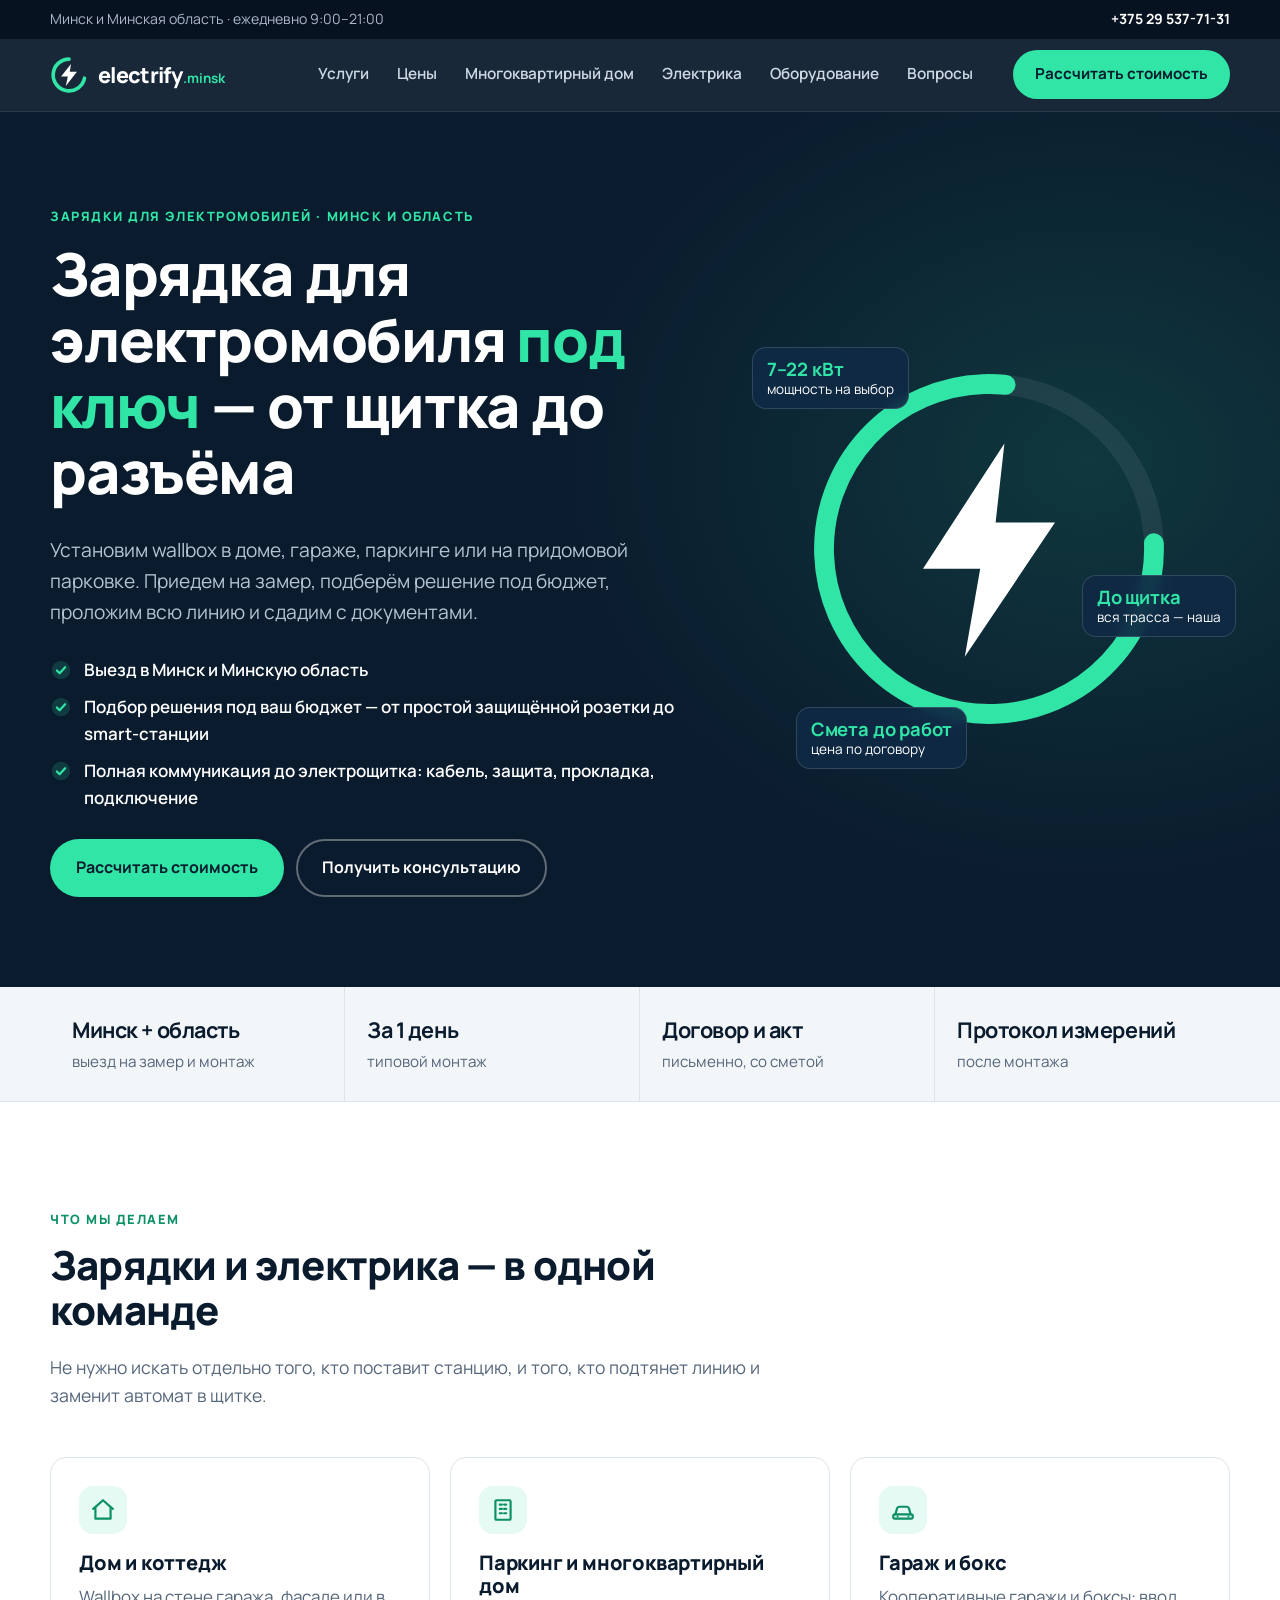
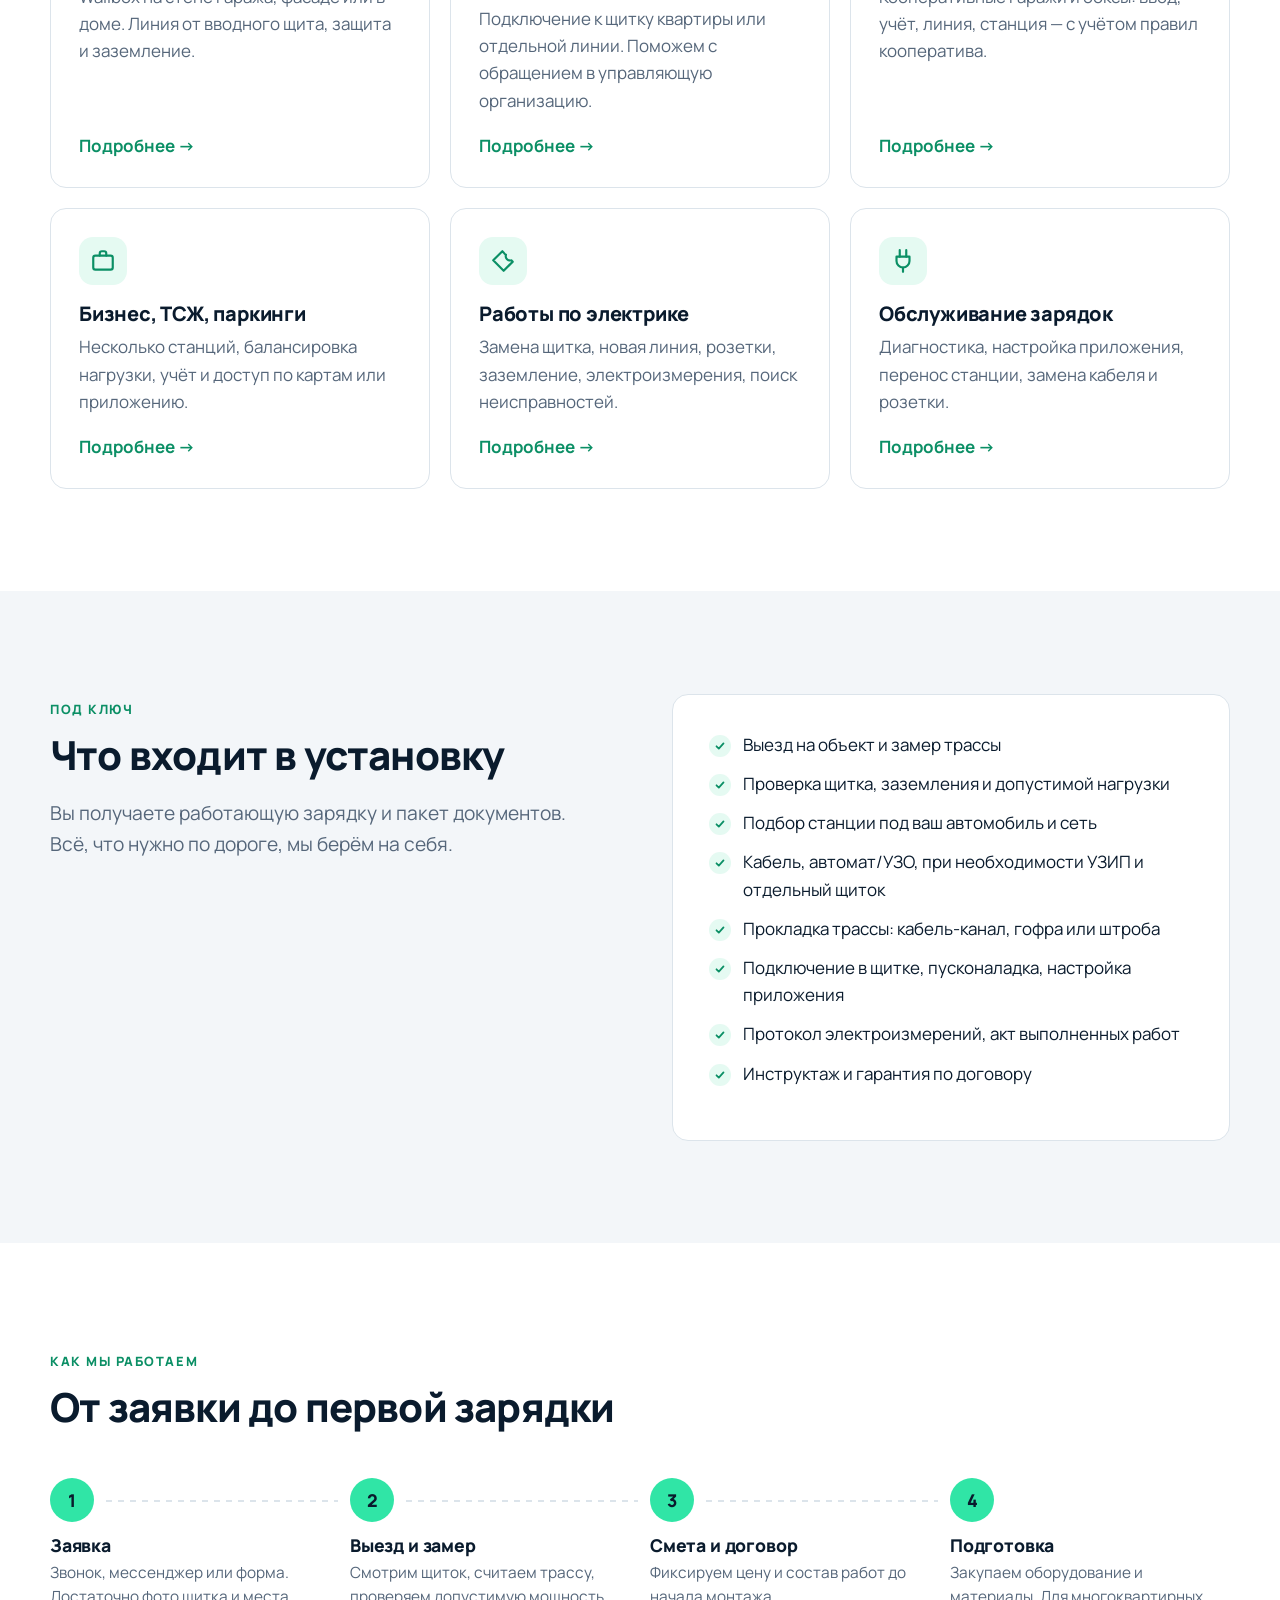
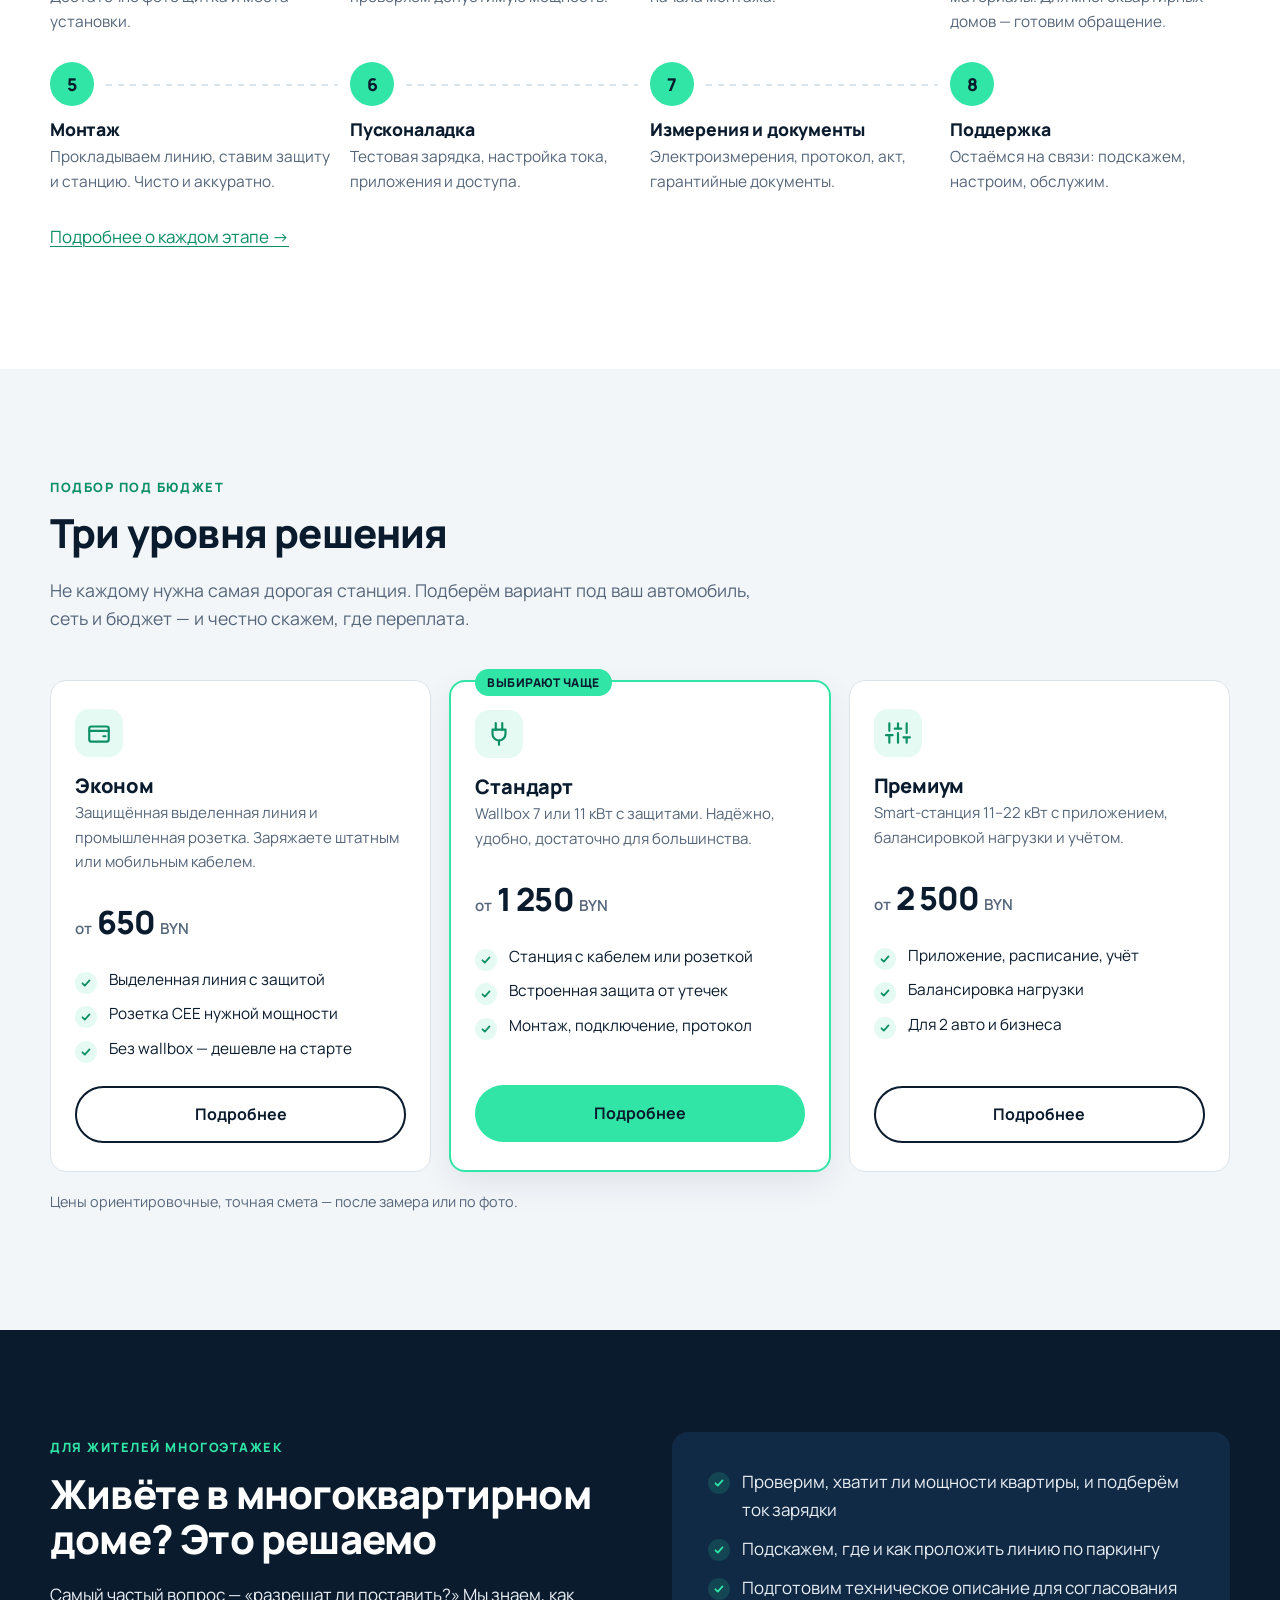
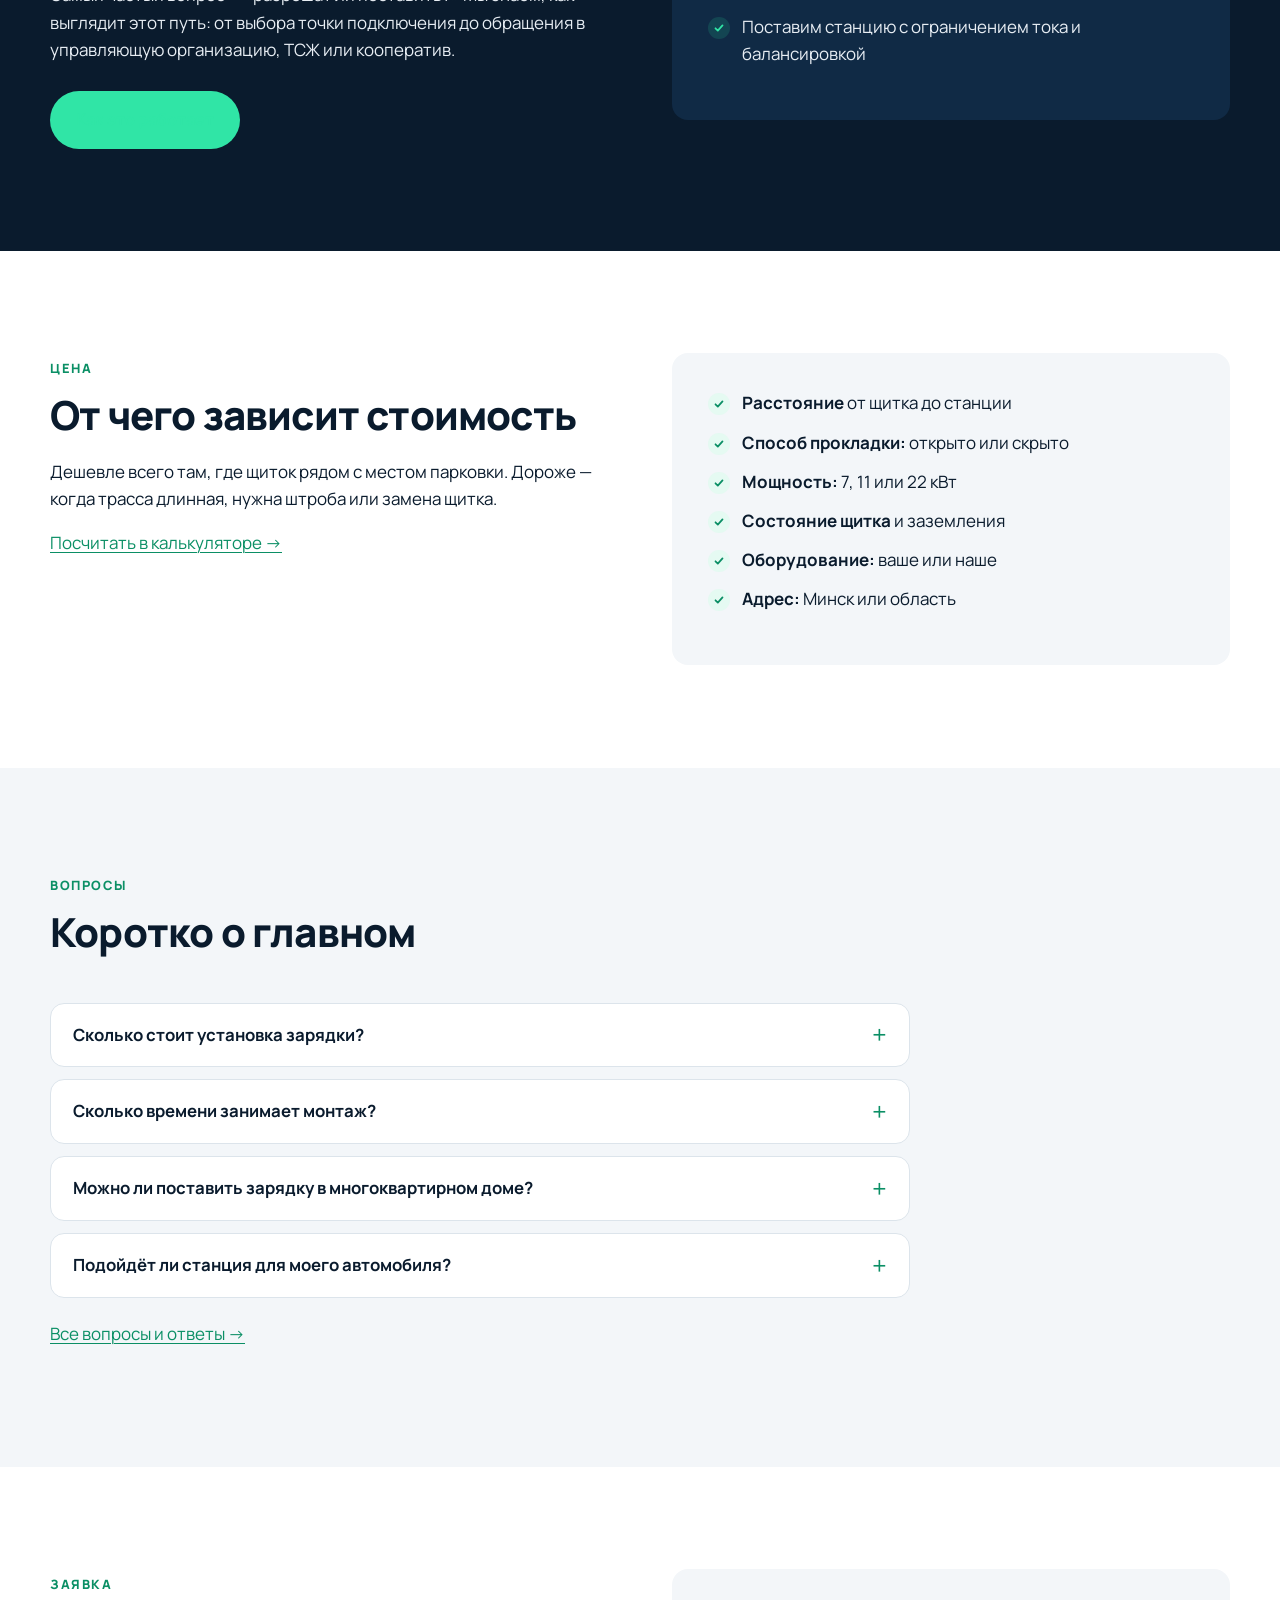
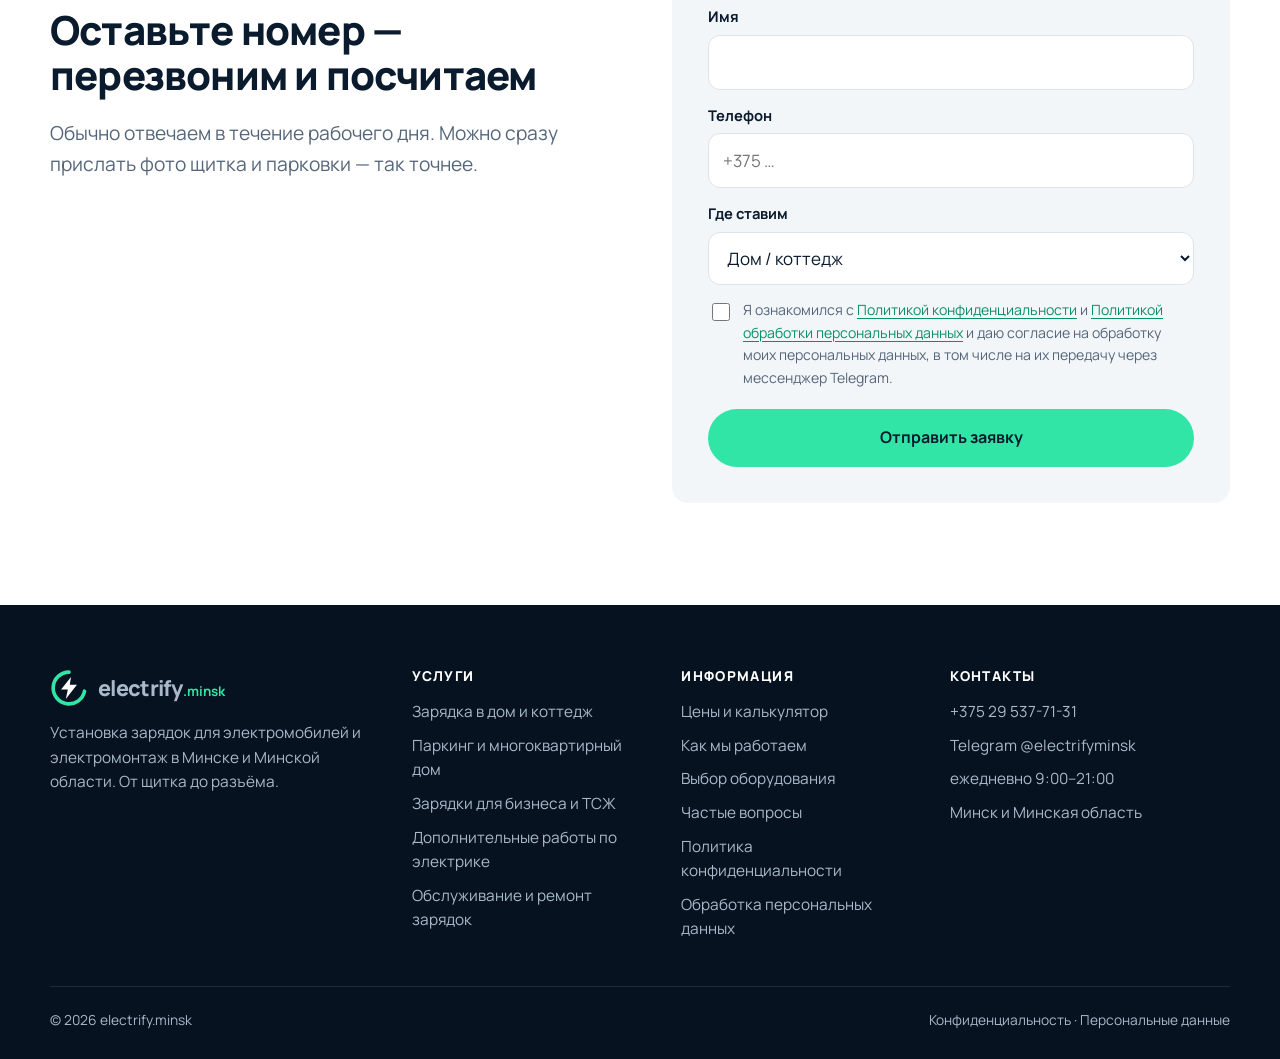
<file: index.html>
<!doctype html>
<html lang="ru">
<head>
<meta charset="utf-8">
<meta name="viewport" content="width=device-width, initial-scale=1">
<title>Установка зарядок для электромобилей в Минске под ключ | electrify.minsk</title>
<meta name="description" content="Установка зарядных станций для электромобилей в Минске и Минской области: дом, гараж, паркинг. Подбор под бюджет, вся трасса до щитка, документы. Рассчитайте стоимость онлайн.">
<meta name="theme-color" content="#0a1b2d">
<meta property="og:type" content="website">
<meta property="og:title" content="Установка зарядок для электромобилей в Минске под ключ | electrify.minsk">
<meta property="og:description" content="Установка зарядных станций для электромобилей в Минске и Минской области: дом, гараж, паркинг. Подбор под бюджет, вся трасса до щитка, документы. Рассчитайте стоимость онлайн.">
<meta property="og:url" content="https://electrifyminsk.by/">
<meta property="og:image" content="https://electrifyminsk.by/assets/og-image.jpg">
<link rel="canonical" href="https://electrifyminsk.by/">
<meta property="og:locale" content="ru_RU">
<meta property="og:site_name" content="electrify.minsk">
<meta property="og:image:width" content="1200">
<meta property="og:image:height" content="630">
<meta property="og:image:alt" content="electrify.minsk — установка зарядки для электромобиля под ключ в Минске">
<meta name="twitter:card" content="summary_large_image">
<meta name="twitter:title" content="Установка зарядок для электромобилей в Минске под ключ | electrify.minsk">
<meta name="twitter:description" content="Установка зарядных станций для электромобилей в Минске и Минской области: дом, гараж, паркинг. Подбор под бюджет, вся трасса до щитка, документы. Рассчитайте стоимость онлайн.">
<meta name="twitter:image" content="https://electrifyminsk.by/assets/og-image.jpg">
<meta name="geo.region" content="BY-HM">
<meta name="geo.placename" content="Минск">
<link rel="icon" href="favicon.ico" sizes="48x48">
<link rel="icon" href="assets/favicon.svg" type="image/svg+xml">
<link rel="apple-touch-icon" href="apple-touch-icon.png">
<link rel="manifest" href="site.webmanifest">
<link rel="preconnect" href="https://fonts.googleapis.com">
<link rel="preconnect" href="https://fonts.gstatic.com" crossorigin>
<link href="https://fonts.googleapis.com/css2?family=Manrope:wght@400;500;600;700;800&display=swap&subset=cyrillic" rel="stylesheet">
<link rel="stylesheet" href="assets/style.css?v=4">
<noscript><style>.reveal{opacity:1;transform:none}</style></noscript>
<!-- seo:v1 -->
<script type="application/ld+json">
{"@context":"https://schema.org","@graph":[{"@type":"WebSite","@id":"https://electrifyminsk.by/#website","url":"https://electrifyminsk.by/","name":"electrify.minsk","alternateName":"Electrify Minsk","inLanguage":"ru-BY","publisher":{"@id":"https://electrifyminsk.by/#business"}},{"@type":"Electrician","@id":"https://electrifyminsk.by/#business","name":"electrify.minsk","alternateName":["Electrify Minsk","electrifyminsk","Электрифай Минск"],"description":"Установка зарядных станций (wallbox) для электромобилей под ключ в Минске и Минской области: дом, гараж, паркинг, многоквартирный дом, бизнес. Вся линия до электрощитка, электромонтажные работы, электроизмерения и документы.","url":"https://electrifyminsk.by/","logo":"https://electrifyminsk.by/assets/icon-512.png","image":"https://electrifyminsk.by/assets/og-image.jpg","telephone":"+375295377131","priceRange":"от 650 BYN","currenciesAccepted":"BYN","address":{"@type":"PostalAddress","addressLocality":"Минск","addressRegion":"Минск","addressCountry":"BY"},"areaServed":[{"@type":"City","name":"Минск"},{"@type":"AdministrativeArea","name":"Минская область"},{"@type":"City","name":"Борисов"},{"@type":"City","name":"Молодечно"},{"@type":"City","name":"Солигорск"},{"@type":"City","name":"Жодино"},{"@type":"City","name":"Слуцк"},{"@type":"City","name":"Дзержинск"},{"@type":"City","name":"Марьина Горка"},{"@type":"City","name":"Смолевичи"},{"@type":"City","name":"Заславль"},{"@type":"City","name":"Фаниполь"},{"@type":"City","name":"Логойск"},{"@type":"City","name":"Столбцы"},{"@type":"City","name":"Вилейка"},{"@type":"City","name":"Несвиж"},{"@type":"City","name":"Любань"}],"openingHoursSpecification":[{"@type":"OpeningHoursSpecification","dayOfWeek":["Monday","Tuesday","Wednesday","Thursday","Friday","Saturday","Sunday"],"opens":"09:00","closes":"21:00"}],"contactPoint":[{"@type":"ContactPoint","telephone":"+375295377131","contactType":"customer service","areaServed":"BY","availableLanguage":["ru"]}],"sameAs":["https://t.me/electrifyminsk"],"knowsAbout":["установка зарядных станций для электромобилей","wallbox","домашняя зарядка электромобиля","Type 2","GB/T","балансировка нагрузки","электромонтажные работы","замена электрощитка","заземление","электроизмерения"],"hasOfferCatalog":{"@type":"OfferCatalog","name":"Установка зарядки для электромобиля под ключ","itemListElement":[{"@type":"Offer","name":"Эконом: выделенная линия с защитой и промышленная розетка CEE","url":"https://electrifyminsk.by/prices.html","priceCurrency":"BYN","priceSpecification":{"@type":"PriceSpecification","minPrice":650,"priceCurrency":"BYN"},"itemOffered":{"@type":"Service","name":"Эконом: выделенная линия с защитой и промышленная розетка CEE","description":"Без wallbox, зарядка штатным или мобильным кабелем. Линия до 10 м."}},{"@type":"Offer","name":"Стандарт 7 кВт: wallbox под ключ","url":"https://electrifyminsk.by/prices.html","priceCurrency":"BYN","priceSpecification":{"@type":"PriceSpecification","minPrice":1250,"priceCurrency":"BYN"},"itemOffered":{"@type":"Service","name":"Стандарт 7 кВт: wallbox под ключ","description":"Однофазная сеть, подходит большинству автомобилей. Линия до 10 м."}},{"@type":"Offer","name":"Стандарт 11 кВт: wallbox под ключ","url":"https://electrifyminsk.by/prices.html","priceCurrency":"BYN","priceSpecification":{"@type":"PriceSpecification","minPrice":1650,"priceCurrency":"BYN"},"itemOffered":{"@type":"Service","name":"Стандарт 11 кВт: wallbox под ключ","description":"Трёхфазная сеть. Линия до 10 м."}},{"@type":"Offer","name":"Премиум 11–22 кВт: smart-станция","url":"https://electrifyminsk.by/prices.html","priceCurrency":"BYN","priceSpecification":{"@type":"PriceSpecification","minPrice":2500,"priceCurrency":"BYN"},"itemOffered":{"@type":"Service","name":"Премиум 11–22 кВт: smart-станция","description":"Приложение, балансировка нагрузки, учёт энергии, доступ по картам. Линия до 10 м."}}]}},{"@type":"WebPage","@id":"https://electrifyminsk.by/#webpage","url":"https://electrifyminsk.by/","name":"Установка зарядок для электромобилей в Минске под ключ | electrify.minsk","description":"Установка зарядных станций для электромобилей в Минске и Минской области: дом, гараж, паркинг. Подбор под бюджет, вся трасса до щитка, документы. Рассчитайте стоимость онлайн.","isPartOf":{"@id":"https://electrifyminsk.by/#website"},"about":{"@id":"https://electrifyminsk.by/#business"},"inLanguage":"ru-BY","primaryImageOfPage":"https://electrifyminsk.by/assets/og-image.jpg"}]}
</script>
</head>
<body>
<div class="topbar"><div class="container">
<span>Минск и Минская область · ежедневно 9:00–21:00</span>
<a href="tel:+375295377131">+375 29 537-71-31</a>
</div></div>
<header class="site-header"><div class="container header-inner">
<a class="brand" href="./" aria-label="electrify.minsk — на главную"><svg viewBox="0 0 48 48" aria-hidden="true"><path d="M24 4a20 20 0 1 0 19.6 24" fill="none" stroke="#30e5a6" stroke-width="4.6" stroke-linecap="round"/><path d="M26.5 10 14 26h8.5L20 38l14-18h-9z" fill="#fff"/></svg><span class="brand-word">electrify<small>.minsk</small></span></a>
<nav class="nav" id="nav" aria-label="Основное меню"><a href="services.html">Услуги</a><a href="prices.html">Цены</a><a href="apartment.html">Многоквартирный дом</a><a href="electrics.html">Электрика</a><a href="equipment.html">Оборудование</a><a href="faq.html">Вопросы</a></nav>
<a class="btn btn-primary header-cta" href="prices.html#calc-head">Рассчитать стоимость</a>
<button class="burger" type="button" aria-label="Открыть меню" aria-expanded="false" aria-controls="nav"><span></span></button>
</div></header>
<main>
<section class="hero"><div class="container hero-grid">
<div>
<span class="eyebrow">Зарядки для электромобилей · Минск и область</span>
<h1>Зарядка для электромобиля <em>под ключ</em> — от щитка до разъёма</h1>
<p class="lead">Установим wallbox в доме, гараже, паркинге или на придомовой парковке. Приедем на замер, подберём решение под бюджет, проложим всю линию и сдадим с документами.</p>
<ul class="hero-points">
<li><svg viewBox="0 0 24 24" fill="none" aria-hidden="true"><circle cx="12" cy="12" r="10" fill="rgba(48,229,166,.16)"/><path d="M7.5 12.5l3 3 6-6.5" stroke="#30e5a6" stroke-width="2.4" stroke-linecap="round" stroke-linejoin="round"/></svg><span>Выезд в Минск и Минскую область</span></li>
<li><svg viewBox="0 0 24 24" fill="none" aria-hidden="true"><circle cx="12" cy="12" r="10" fill="rgba(48,229,166,.16)"/><path d="M7.5 12.5l3 3 6-6.5" stroke="#30e5a6" stroke-width="2.4" stroke-linecap="round" stroke-linejoin="round"/></svg><span>Подбор решения под ваш бюджет — от простой защищённой розетки до smart-станции</span></li>
<li><svg viewBox="0 0 24 24" fill="none" aria-hidden="true"><circle cx="12" cy="12" r="10" fill="rgba(48,229,166,.16)"/><path d="M7.5 12.5l3 3 6-6.5" stroke="#30e5a6" stroke-width="2.4" stroke-linecap="round" stroke-linejoin="round"/></svg><span>Полная коммуникация до электрощитка: кабель, защита, прокладка, подключение</span></li>
</ul>
<div class="btn-row"><a class="btn btn-primary" href="prices.html#calc-head">Рассчитать стоимость</a><a class="btn btn-ghost" href="contacts.html">Получить консультацию</a></div>
</div>
<div class="hero-visual">
<svg class="ring" viewBox="0 0 400 400" role="img" aria-label="Зарядка электромобиля">
<circle cx="200" cy="200" r="150" fill="none" stroke="rgba(255,255,255,.07)" stroke-width="18"/>
<circle class="ring-arc" cx="200" cy="200" r="150" fill="none" stroke="#30e5a6" stroke-width="18" stroke-linecap="round" transform="rotate(-2 200 200)"/>
<path d="M214 104 140 218h52l-14 80 82-122h-54z" fill="#fff"/>
</svg>
<div class="chip chip--1"><b>7–22 кВт</b>мощность на выбор</div>
<div class="chip chip--2"><b>До щитка</b>вся трасса — наша</div>
<div class="chip chip--3"><b>Смета до работ</b>цена по договору</div>
</div>
</div></section>

<section class="facts"><div class="container facts-grid">
<div class="fact"><b>Минск + область</b><span>выезд на замер и монтаж</span></div>
<div class="fact"><b>За 1 день</b><span>типовой монтаж</span></div>
<div class="fact"><b>Договор и акт</b><span>письменно, со сметой</span></div>
<div class="fact"><b>Протокол измерений</b><span>после монтажа</span></div>
</div></section>

<section class="section"><div class="container">
<div class="section-head reveal"><span class="eyebrow">Что мы делаем</span><h2>Зарядки и электрика — в одной команде</h2>
<p>Не нужно искать отдельно того, кто поставит станцию, и того, кто подтянет линию и заменит автомат в щитке.</p></div>
<div class="grid grid-3 reveal">
<a class="card" href="services.html#house"><div class="icon"><svg viewBox="0 0 24 24" fill="none" stroke="currentColor" stroke-width="2" stroke-linecap="round" stroke-linejoin="round" aria-hidden="true"><path d="M3 11l9-8 9 8"/><path d="M5 10v10h14V10"/></svg></div><h3>Дом и коттедж</h3><p>Wallbox на стене гаража, фасаде или в доме. Линия от вводного щита, защита и заземление.</p><span class="more">Подробнее →</span></a>
<a class="card" href="apartment.html"><div class="icon"><svg viewBox="0 0 24 24" fill="none" stroke="currentColor" stroke-width="2" stroke-linecap="round" stroke-linejoin="round" aria-hidden="true"><rect x="5" y="3" width="14" height="18" rx="1"/><path d="M9 7h2M13 7h2M9 11h2M13 11h2M9 15h2M13 15h2"/></svg></div><h3>Паркинг и многоквартирный дом</h3><p>Подключение к щитку квартиры или отдельной линии. Поможем с обращением в управляющую организацию.</p><span class="more">Подробнее →</span></a>
<a class="card" href="services.html#garage"><div class="icon"><svg viewBox="0 0 24 24" fill="none" stroke="currentColor" stroke-width="2" stroke-linecap="round" stroke-linejoin="round" aria-hidden="true"><path d="M5 16l1.5-5.5A2 2 0 0 1 8.4 9h7.2a2 2 0 0 1 1.9 1.5L19 16"/><rect x="3" y="16" width="18" height="4" rx="1.5"/><path d="M7 18h.01M17 18h.01"/></svg></div><h3>Гараж и бокс</h3><p>Кооперативные гаражи и боксы: ввод, учёт, линия, станция — с учётом правил кооператива.</p><span class="more">Подробнее →</span></a>
<a class="card" href="services.html#business"><div class="icon"><svg viewBox="0 0 24 24" fill="none" stroke="currentColor" stroke-width="2" stroke-linecap="round" stroke-linejoin="round" aria-hidden="true"><rect x="3" y="7" width="18" height="13" rx="2"/><path d="M9 7V5a2 2 0 0 1 2-2h2a2 2 0 0 1 2 2v2"/></svg></div><h3>Бизнес, ТСЖ, паркинги</h3><p>Несколько станций, балансировка нагрузки, учёт и доступ по картам или приложению.</p><span class="more">Подробнее →</span></a>
<a class="card" href="electrics.html"><div class="icon"><svg viewBox="0 0 24 24" fill="none" stroke="currentColor" stroke-width="2" stroke-linecap="round" stroke-linejoin="round" aria-hidden="true"><path d="M14.7 6.3a4 4 0 0 0 5 5L21 12.6 12.6 21 3 11.4l8.4-8.4 1.3 1.3a4 4 0 0 0 2 2z"/></svg></div><h3>Работы по электрике</h3><p>Замена щитка, новая линия, розетки, заземление, электроизмерения, поиск неисправностей.</p><span class="more">Подробнее →</span></a>
<a class="card" href="services.html#service"><div class="icon"><svg viewBox="0 0 24 24" fill="none" stroke="currentColor" stroke-width="2" stroke-linecap="round" stroke-linejoin="round" aria-hidden="true"><path d="M9 2v6M15 2v6"/><path d="M6 8h12v4a6 6 0 0 1-12 0z"/><path d="M12 18v4"/></svg></div><h3>Обслуживание зарядок</h3><p>Диагностика, настройка приложения, перенос станции, замена кабеля и розетки.</p><span class="more">Подробнее →</span></a>
</div></div></section>

<section class="section section--alt"><div class="container split">
<div class="reveal"><span class="eyebrow">Под ключ</span><h2>Что входит в установку</h2>
<p class="lead" style="color:var(--muted)">Вы получаете работающую зарядку и пакет документов. Всё, что нужно по дороге, мы берём на себя.</p></div>
<div class="panel reveal"><ul class="checks">
<li>Выезд на объект и замер трассы</li>
<li>Проверка щитка, заземления и допустимой нагрузки</li>
<li>Подбор станции под ваш автомобиль и сеть</li>
<li>Кабель, автомат/УЗО, при необходимости УЗИП и отдельный щиток</li>
<li>Прокладка трассы: кабель-канал, гофра или штроба</li>
<li>Подключение в щитке, пусконаладка, настройка приложения</li>
<li>Протокол электроизмерений, акт выполненных работ</li>
<li>Инструктаж и гарантия по договору</li>
</ul></div>
</div></section>

<section class="section"><div class="container">
<div class="section-head reveal"><span class="eyebrow">Как мы работаем</span><h2>От заявки до первой зарядки</h2></div>
<ol class="steps reveal">
<li><h3>Заявка</h3><p>Звонок, мессенджер или форма. Достаточно фото щитка и места установки.</p></li>
<li><h3>Выезд и замер</h3><p>Смотрим щиток, считаем трассу, проверяем допустимую мощность.</p></li>
<li><h3>Смета и договор</h3><p>Фиксируем цену и состав работ до начала монтажа.</p></li>
<li><h3>Подготовка</h3><p>Закупаем оборудование и материалы. Для многоквартирных домов — готовим обращение.</p></li>
<li><h3>Монтаж</h3><p>Прокладываем линию, ставим защиту и станцию. Чисто и аккуратно.</p></li>
<li><h3>Пусконаладка</h3><p>Тестовая зарядка, настройка тока, приложения и доступа.</p></li>
<li><h3>Измерения и документы</h3><p>Электроизмерения, протокол, акт, гарантийные документы.</p></li>
<li><h3>Поддержка</h3><p>Остаёмся на связи: подскажем, настроим, обслужим.</p></li>
</ol>
<p style="margin-top:28px"><a href="process.html">Подробнее о каждом этапе →</a></p>
</div></section>

<section class="section section--alt"><div class="container">
<div class="section-head reveal"><span class="eyebrow">Подбор под бюджет</span><h2>Три уровня решения</h2>
<p>Не каждому нужна самая дорогая станция. Подберём вариант под ваш автомобиль, сеть и бюджет — и честно скажем, где переплата.</p></div>
<div class="tiers tiers--3 reveal">
<div class="tier"><div class="icon"><svg viewBox="0 0 24 24" fill="none" stroke="currentColor" stroke-width="2" stroke-linecap="round" stroke-linejoin="round" aria-hidden="true"><rect x="3" y="6" width="18" height="14" rx="2"/><path d="M3 10h18M16 15h2"/></svg></div><h3>Эконом</h3><p class="for">Защищённая выделенная линия и промышленная розетка. Заряжаете штатным или мобильным кабелем.</p><div class="price"><small>от</small> 650 <small>BYN</small></div>
<ul class="checks"><li>Выделенная линия с защитой</li><li>Розетка CEE нужной мощности</li><li>Без wallbox — дешевле на старте</li></ul><a class="btn btn-outline" href="prices.html">Подробнее</a></div>
<div class="tier tier--hit"><span class="tier-badge">Выбирают чаще</span><div class="icon"><svg viewBox="0 0 24 24" fill="none" stroke="currentColor" stroke-width="2" stroke-linecap="round" stroke-linejoin="round" aria-hidden="true"><path d="M9 2v6M15 2v6"/><path d="M6 8h12v4a6 6 0 0 1-12 0z"/><path d="M12 18v4"/></svg></div><h3>Стандарт</h3><p class="for">Wallbox 7 или 11 кВт с защитами. Надёжно, удобно, достаточно для большинства.</p><div class="price"><small>от</small> 1 250 <small>BYN</small></div>
<ul class="checks"><li>Станция с кабелем или розеткой</li><li>Встроенная защита от утечек</li><li>Монтаж, подключение, протокол</li></ul><a class="btn btn-primary" href="prices.html">Подробнее</a></div>
<div class="tier"><div class="icon"><svg viewBox="0 0 24 24" fill="none" stroke="currentColor" stroke-width="2" stroke-linecap="round" stroke-linejoin="round" aria-hidden="true"><path d="M4 21v-7M4 10V3M12 21v-9M12 8V3M20 21v-5M20 12V3M1 14h6M9 8h6M17 16h6"/></svg></div><h3>Премиум</h3><p class="for">Smart-станция 11–22 кВт с приложением, балансировкой нагрузки и учётом.</p><div class="price"><small>от</small> 2 500 <small>BYN</small></div>
<ul class="checks"><li>Приложение, расписание, учёт</li><li>Балансировка нагрузки</li><li>Для 2 авто и бизнеса</li></ul><a class="btn btn-outline" href="prices.html">Подробнее</a></div>
</div>
<p class="note" style="margin-top:18px">Цены ориентировочные, точная смета — после замера или по фото.</p>
</div></section>

<section class="section section--dark"><div class="container split">
<div class="reveal"><span class="eyebrow">Для жителей многоэтажек</span><h2>Живёте в многоквартирном доме? Это решаемо</h2>
<p>Самый частый вопрос — «разрешат ли поставить?» Мы знаем, как выглядит этот путь: от выбора точки подключения до обращения в управляющую организацию, ТСЖ или кооператив.</p>
<div class="btn-row"><a class="btn btn-primary" href="apartment.html">Как это работает</a></div></div>
<div class="panel reveal"><ul class="checks">
<li>Проверим, хватит ли мощности квартиры, и подберём ток зарядки</li>
<li>Подскажем, где и как проложить линию по паркингу</li>
<li>Подготовим техническое описание для согласования</li>
<li>Поставим станцию с ограничением тока и балансировкой</li>
</ul></div>
</div></section>

<section class="section"><div class="container split">
<div class="reveal"><span class="eyebrow">Цена</span><h2>От чего зависит стоимость</h2>
<p>Дешевле всего там, где щиток рядом с местом парковки. Дороже — когда трасса длинная, нужна штроба или замена щитка.</p>
<p><a href="prices.html#calc-head">Посчитать в калькуляторе →</a></p></div>
<div class="panel reveal"><ul class="checks">
<li><b>Расстояние</b> от щитка до станции</li>
<li><b>Способ прокладки:</b> открыто или скрыто</li>
<li><b>Мощность:</b> 7, 11 или 22 кВт</li>
<li><b>Состояние щитка</b> и заземления</li>
<li><b>Оборудование:</b> ваше или наше</li>
<li><b>Адрес:</b> Минск или область</li>
</ul></div>
</div></section>

<section class="section section--alt"><div class="container">
<div class="section-head reveal"><span class="eyebrow">Вопросы</span><h2>Коротко о главном</h2></div>
<div class="faq reveal">
<details><summary>Сколько стоит установка зарядки?</summary><p>От 650 BYN за простую защищённую линию с розеткой и от 1 250 BYN за wallbox «под ключ». Итог зависит от длины трассы, способа прокладки и состояния щитка. Посчитайте в <a href='prices.html#calc-head'>калькуляторе</a> или пришлите фото — назовём цену до выезда.</p></details><details><summary>Сколько времени занимает монтаж?</summary><p>Типовая установка — несколько часов, обычно в один день. Длинная трасса, штроба или замена щитка могут занять 1–2 дня.</p></details><details><summary>Можно ли поставить зарядку в многоквартирном доме?</summary><p>Да, это распространённая ситуация. Порядок зависит от дома и места парковки: чаще всего нужно согласие управляющей организации, ТСЖ или кооператива. Мы поможем подготовить обращение. Подробности — на <a href='apartment.html'>отдельной странице</a>.</p></details><details><summary>Подойдёт ли станция для моего автомобиля?</summary><p>Да. Подберём разъём (Type 2, GB/T и другие) и ток зарядки под ваш автомобиль. Достаточно марки, модели и года выпуска.</p></details>
</div>
<p style="margin-top:22px"><a href="faq.html">Все вопросы и ответы →</a></p>
</div></section>

<section class="section"><div class="container split">
<div class="reveal"><span class="eyebrow">Заявка</span><h2>Оставьте номер — перезвоним и посчитаем</h2>
<p class="lead" style="color:var(--muted)">Обычно отвечаем в течение рабочего дня. Можно сразу прислать фото щитка и парковки — так точнее.</p></div>
<div class="reveal">
<form data-lead novalidate class="panel" style="display:grid;gap:14px">
<div><label for="h-name">Имя</label><input id="h-name" name="name" type="text" required autocomplete="name"></div>
<div><label for="h-phone">Телефон</label><input id="h-phone" name="phone" type="tel" required autocomplete="tel" placeholder="+375 …"></div>
<div><label for="h-type">Где ставим</label><select id="h-type" name="type"><option>Дом / коттедж</option><option>Паркинг / многоквартирный дом</option><option>Гараж</option><option>Бизнес / ТСЖ</option><option>Пока не знаю</option></select></div>
<label class="check full"><input type="checkbox" name="consent" required> <span>Я ознакомился с <a href="privacy.html" target="_blank" rel="noopener">Политикой конфиденциальности</a> и <a href="personal-data.html" target="_blank" rel="noopener">Политикой обработки персональных данных</a> и даю согласие на обработку моих персональных данных, в том числе на их передачу через мессенджер Telegram.</span></label>
<div class="hp" aria-hidden="true" style="position:absolute;left:-9999px;width:1px;height:1px;overflow:hidden"><label>Не заполняйте это поле<input type="text" name="website" tabindex="-1" autocomplete="off"></label></div>
<button class="btn btn-primary" type="submit">Отправить заявку</button>
</form>
<div class="form-ok" role="status">Спасибо! Заявка принята, мы свяжемся с вами в ближайшее время.</div><div class="form-err" role="alert">Не удалось отправить заявку. Позвоните +375 29 537-71-31 или напишите в Telegram @electrifyminsk.</div>
</div>
</div></section>
</main>
<footer class="site-footer"><div class="container">
<div class="footer-grid">
<div><a class="brand" href="./"><svg viewBox="0 0 48 48" aria-hidden="true"><path d="M24 4a20 20 0 1 0 19.6 24" fill="none" stroke="#30e5a6" stroke-width="4.6" stroke-linecap="round"/><path d="M26.5 10 14 26h8.5L20 38l14-18h-9z" fill="#fff"/></svg><span class="brand-word">electrify<small>.minsk</small></span></a>
<p>Установка зарядок для электромобилей и электромонтаж в Минске и Минской области. От щитка до разъёма.</p></div>
<div><h4>Услуги</h4><ul><li><a href="services.html#house">Зарядка в дом и коттедж</a></li><li><a href="apartment.html">Паркинг и многоквартирный дом</a></li><li><a href="services.html#business">Зарядки для бизнеса и ТСЖ</a></li><li><a href="electrics.html">Дополнительные работы по электрике</a></li><li><a href="services.html#service">Обслуживание и ремонт зарядок</a></li></ul></div>
<div><h4>Информация</h4><ul><li><a href="prices.html">Цены и калькулятор</a></li><li><a href="process.html">Как мы работаем</a></li><li><a href="equipment.html">Выбор оборудования</a></li><li><a href="faq.html">Частые вопросы</a></li><li><a href="privacy.html">Политика конфиденциальности</a></li><li><a href="personal-data.html">Обработка персональных данных</a></li></ul></div>
<div><h4>Контакты</h4><ul>
<li><a href="tel:+375295377131">+375 29 537-71-31</a></li>
<li><a href="https://t.me/electrifyminsk" rel="noopener">Telegram @electrifyminsk</a></li>
<li>ежедневно 9:00–21:00</li>
<li>Минск и Минская область</li></ul></div>
</div>
<div class="footer-bottom"><span>© <span id="year">2026</span> electrify.minsk</span><span><a href="privacy.html">Конфиденциальность</a> · <a href="personal-data.html">Персональные данные</a></span></div>
</div></footer>
<div class="mobile-bar">
<a class="btn btn-outline" style="color:#fff;border-color:rgba(255,255,255,.35)" href="tel:+375295377131">Позвонить</a>
<a class="btn btn-primary" href="https://t.me/electrifyminsk" rel="noopener">Написать</a>
</div>
<script src="assets/main.js?v=4"></script>
</body>
</html>
</file>
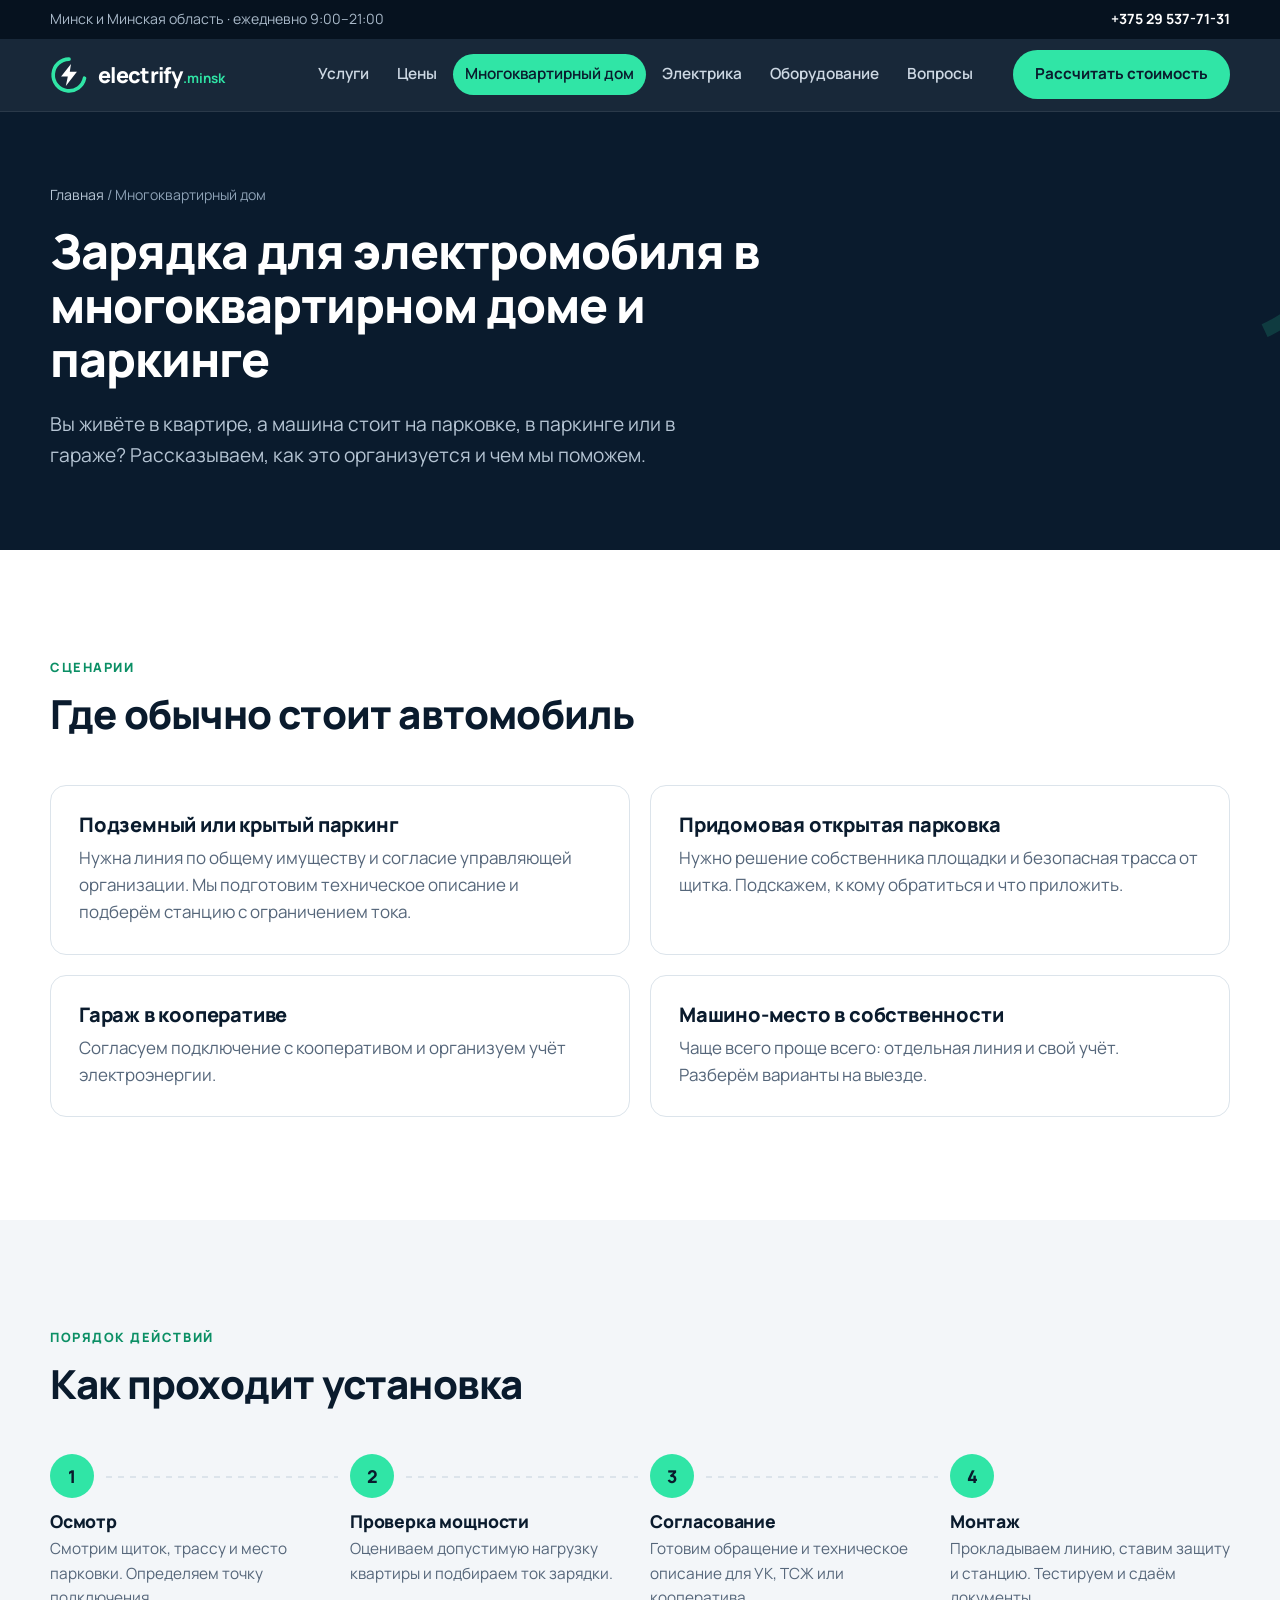
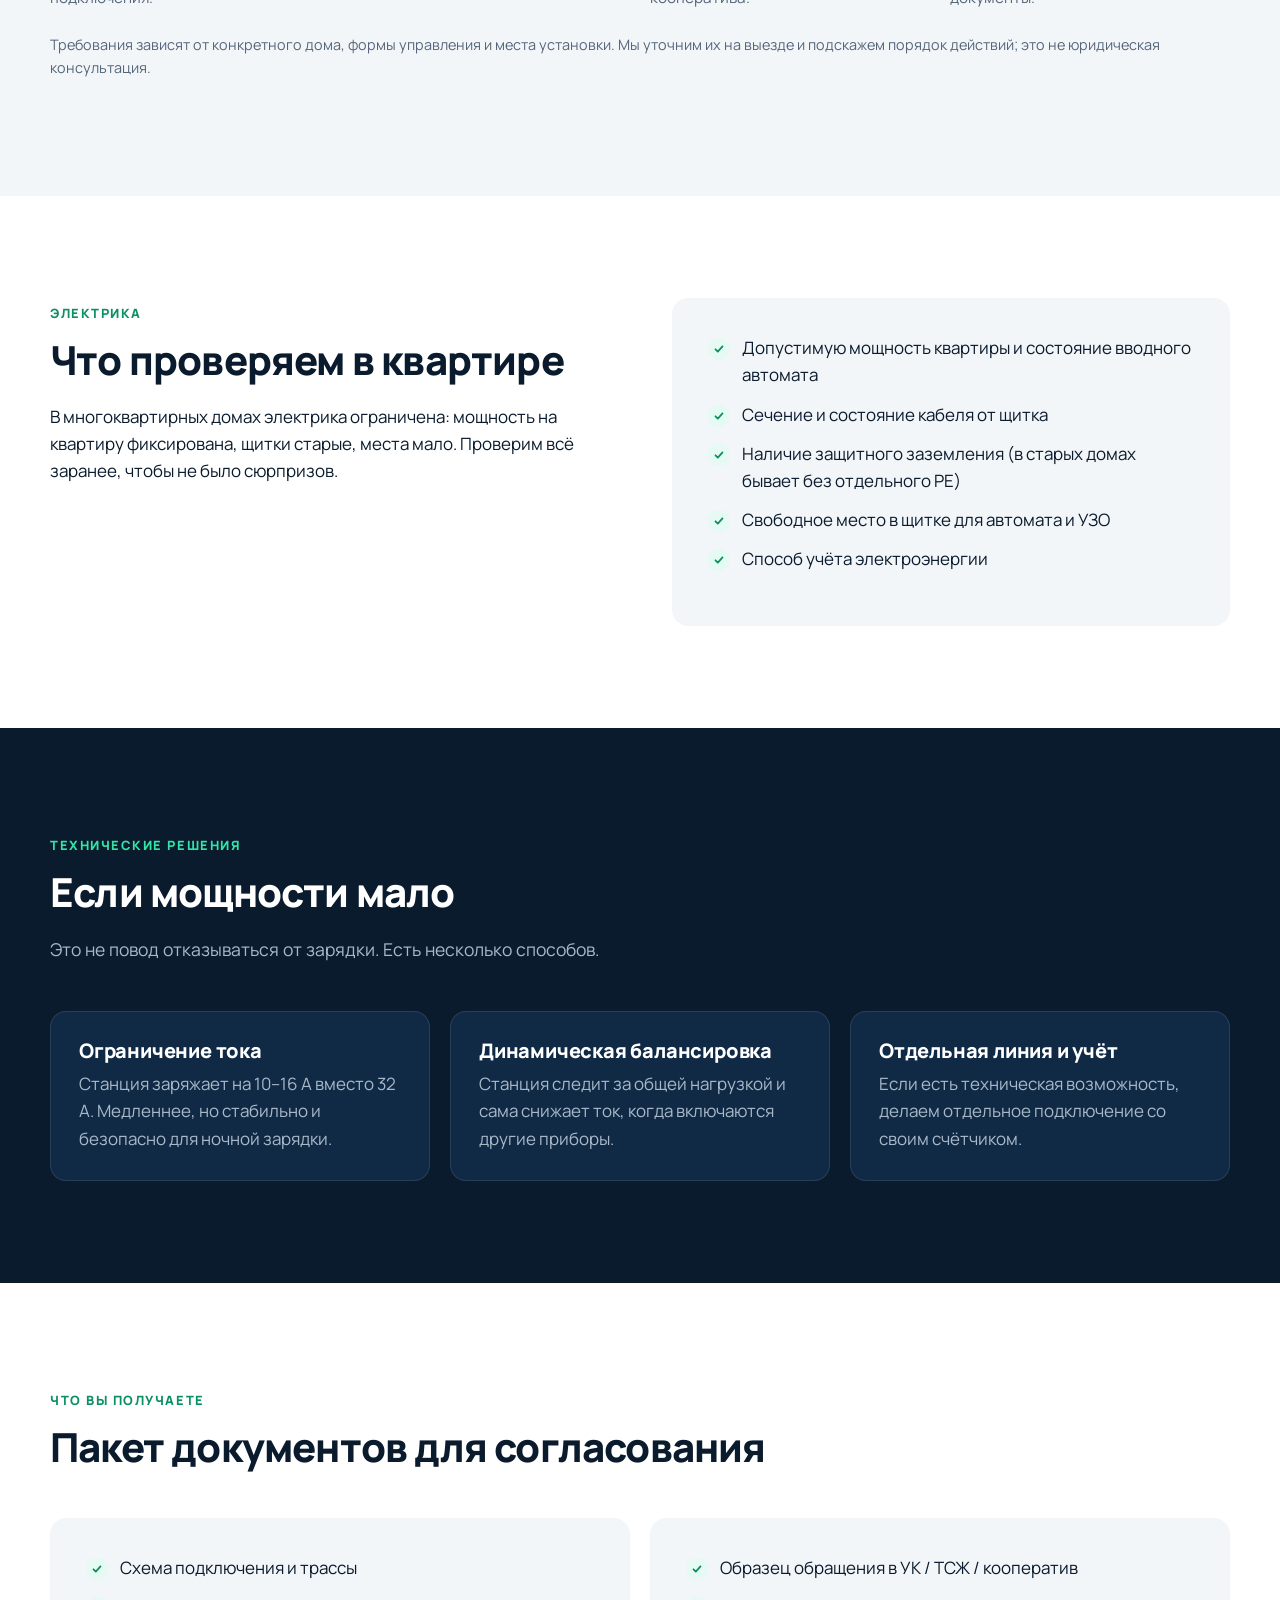
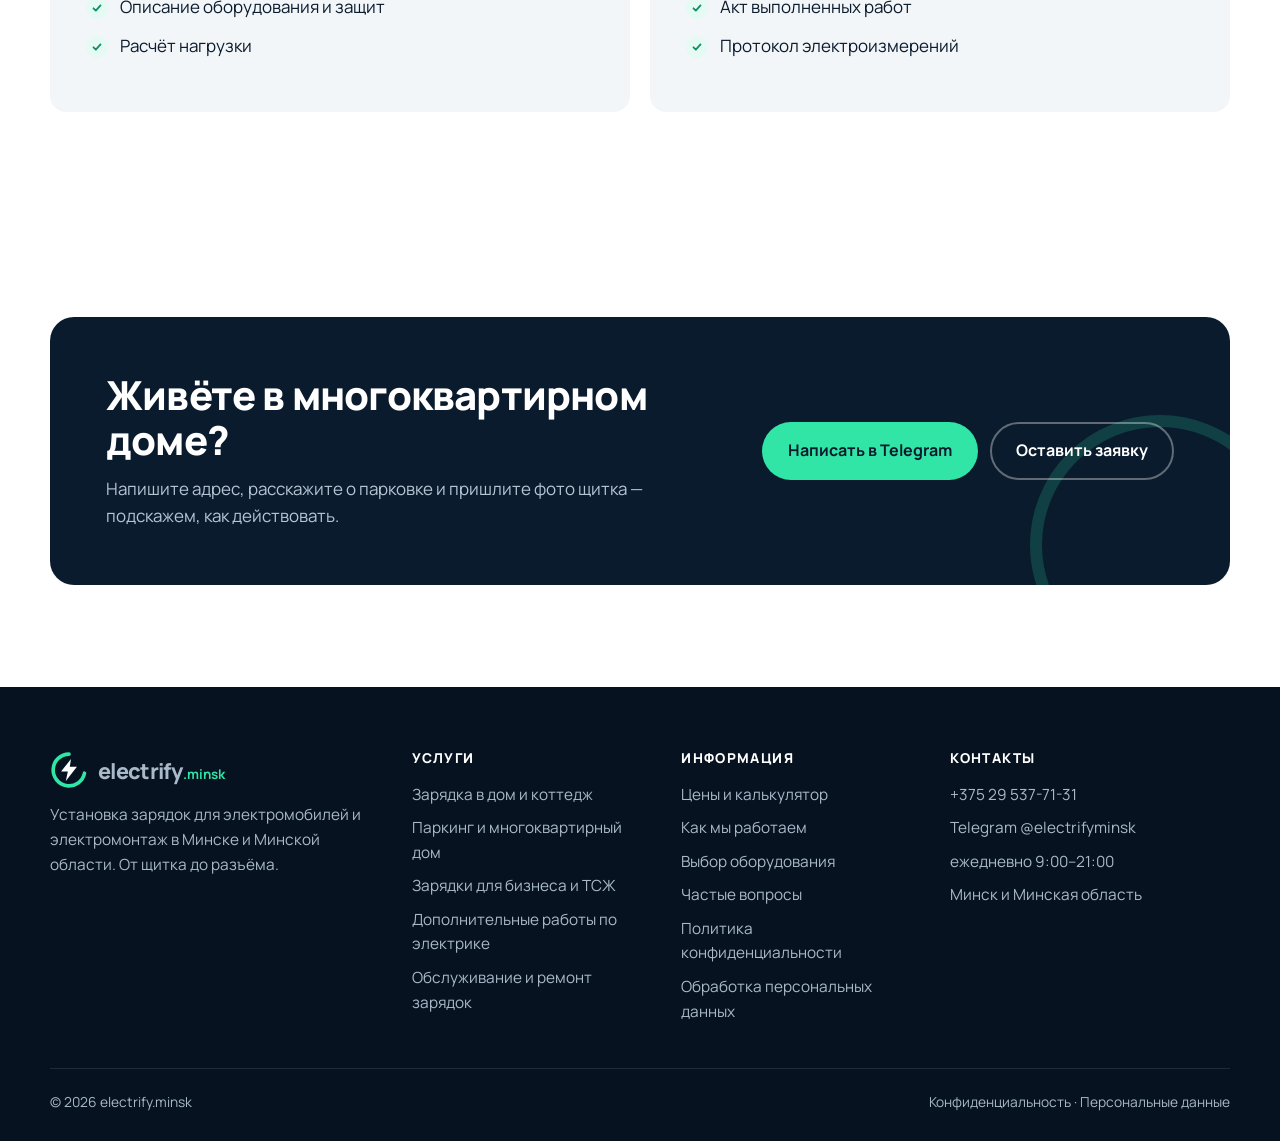
<file: apartment.html>
<!doctype html>
<html lang="ru">
<head>
<meta charset="utf-8">
<meta name="viewport" content="width=device-width, initial-scale=1">
<title>Зарядка для электромобиля в многоквартирном доме и паркинге, Минск | electrify.minsk</title>
<meta name="description" content="Установка зарядки в паркинге и многоквартирном доме в Минске: проверка мощности, согласование с УК и ТСЖ, монтаж и документы.">
<meta name="theme-color" content="#0a1b2d">
<meta property="og:type" content="website">
<meta property="og:title" content="Зарядка для электромобиля в многоквартирном доме и паркинге, Минск | electrify.minsk">
<meta property="og:description" content="Установка зарядки в паркинге и многоквартирном доме в Минске: проверка мощности, согласование с УК и ТСЖ, монтаж и документы.">
<meta property="og:url" content="https://electrifyminsk.by/apartment.html">
<meta property="og:image" content="https://electrifyminsk.by/assets/og-image.jpg">
<link rel="canonical" href="https://electrifyminsk.by/apartment.html">
<meta property="og:locale" content="ru_RU">
<meta property="og:site_name" content="electrify.minsk">
<meta property="og:image:width" content="1200">
<meta property="og:image:height" content="630">
<meta property="og:image:alt" content="electrify.minsk — установка зарядки для электромобиля под ключ в Минске">
<meta name="twitter:card" content="summary_large_image">
<meta name="twitter:title" content="Зарядка для электромобиля в многоквартирном доме и паркинге, Минск | electrify.minsk">
<meta name="twitter:description" content="Установка зарядки в паркинге и многоквартирном доме в Минске: проверка мощности, согласование с УК и ТСЖ, монтаж и документы.">
<meta name="twitter:image" content="https://electrifyminsk.by/assets/og-image.jpg">
<meta name="geo.region" content="BY-HM">
<meta name="geo.placename" content="Минск">
<link rel="icon" href="favicon.ico" sizes="48x48">
<link rel="icon" href="assets/favicon.svg" type="image/svg+xml">
<link rel="apple-touch-icon" href="apple-touch-icon.png">
<link rel="manifest" href="site.webmanifest">
<link rel="preconnect" href="https://fonts.googleapis.com">
<link rel="preconnect" href="https://fonts.gstatic.com" crossorigin>
<link href="https://fonts.googleapis.com/css2?family=Manrope:wght@400;500;600;700;800&display=swap&subset=cyrillic" rel="stylesheet">
<link rel="stylesheet" href="assets/style.css?v=4">
<noscript><style>.reveal{opacity:1;transform:none}</style></noscript>
<!-- seo:v1 -->
<script type="application/ld+json">
{"@context":"https://schema.org","@graph":[{"@type":"WebPage","@id":"https://electrifyminsk.by/apartment.html#webpage","url":"https://electrifyminsk.by/apartment.html","name":"Зарядка для электромобиля в многоквартирном доме и паркинге, Минск | electrify.minsk","description":"Установка зарядки в паркинге и многоквартирном доме в Минске: проверка мощности, согласование с УК и ТСЖ, монтаж и документы.","isPartOf":{"@id":"https://electrifyminsk.by/#website"},"about":{"@id":"https://electrifyminsk.by/#business"},"inLanguage":"ru-BY","breadcrumb":{"@id":"https://electrifyminsk.by/apartment.html#breadcrumb"}},{"@type":"BreadcrumbList","@id":"https://electrifyminsk.by/apartment.html#breadcrumb","itemListElement":[{"@type":"ListItem","position":1,"name":"Главная","item":"https://electrifyminsk.by/"},{"@type":"ListItem","position":2,"name":"Многоквартирный дом","item":"https://electrifyminsk.by/apartment.html"}]},{"@type":"Service","name":"Установка зарядки для электромобиля в многоквартирном доме и паркинге","url":"https://electrifyminsk.by/apartment.html","description":"Проверка мощности квартиры, подбор тока зарядки, прокладка линии по паркингу, документы для согласования с управляющей организацией, ТСЖ или кооперативом, станция с ограничением тока и балансировкой.","serviceType":"Установка зарядной станции для электромобиля","provider":{"@type":"Electrician","@id":"https://electrifyminsk.by/#business","name":"electrify.minsk"},"areaServed":[{"@type":"City","name":"Минск"},{"@type":"AdministrativeArea","name":"Минская область"}]}]}
</script>
</head>
<body>
<div class="topbar"><div class="container">
<span>Минск и Минская область · ежедневно 9:00–21:00</span>
<a href="tel:+375295377131">+375 29 537-71-31</a>
</div></div>
<header class="site-header"><div class="container header-inner">
<a class="brand" href="./" aria-label="electrify.minsk — на главную"><svg viewBox="0 0 48 48" aria-hidden="true"><path d="M24 4a20 20 0 1 0 19.6 24" fill="none" stroke="#30e5a6" stroke-width="4.6" stroke-linecap="round"/><path d="M26.5 10 14 26h8.5L20 38l14-18h-9z" fill="#fff"/></svg><span class="brand-word">electrify<small>.minsk</small></span></a>
<nav class="nav" id="nav" aria-label="Основное меню"><a href="services.html">Услуги</a><a href="prices.html">Цены</a><a href="apartment.html" aria-current="page">Многоквартирный дом</a><a href="electrics.html">Электрика</a><a href="equipment.html">Оборудование</a><a href="faq.html">Вопросы</a></nav>
<a class="btn btn-primary header-cta" href="prices.html#calc-head">Рассчитать стоимость</a>
<button class="burger" type="button" aria-label="Открыть меню" aria-expanded="false" aria-controls="nav"><span></span></button>
</div></header>
<main>
<section class="page-hero"><div class="container">
<nav class="crumbs" aria-label="Хлебные крошки"><a href="./">Главная</a> / Многоквартирный дом</nav>
<h1>Зарядка для электромобиля в многоквартирном доме и паркинге</h1><p class="lead">Вы живёте в квартире, а машина стоит на парковке, в паркинге или в гараже? Рассказываем, как это организуется и чем мы поможем.</p>
</div></section>

<section class="section"><div class="container">
<div class="section-head reveal"><span class="eyebrow">Сценарии</span><h2>Где обычно стоит автомобиль</h2></div>
<div class="grid grid-2 reveal">
<div class="card"><h3>Подземный или крытый паркинг</h3><p>Нужна линия по общему имуществу и согласие управляющей организации. Мы подготовим техническое описание и подберём станцию с ограничением тока.</p></div>
<div class="card"><h3>Придомовая открытая парковка</h3><p>Нужно решение собственника площадки и безопасная трасса от щитка. Подскажем, к кому обратиться и что приложить.</p></div>
<div class="card"><h3>Гараж в кооперативе</h3><p>Согласуем подключение с кооперативом и организуем учёт электроэнергии.</p></div>
<div class="card"><h3>Машино-место в собственности</h3><p>Чаще всего проще всего: отдельная линия и свой учёт. Разберём варианты на выезде.</p></div>
</div></div></section>

<section class="section section--alt"><div class="container">
<div class="section-head reveal"><span class="eyebrow">Порядок действий</span><h2>Как проходит установка</h2></div>
<ol class="steps reveal">
<li><h3>Осмотр</h3><p>Смотрим щиток, трассу и место парковки. Определяем точку подключения.</p></li>
<li><h3>Проверка мощности</h3><p>Оцениваем допустимую нагрузку квартиры и подбираем ток зарядки.</p></li>
<li><h3>Согласование</h3><p>Готовим обращение и техническое описание для УК, ТСЖ или кооператива.</p></li>
<li><h3>Монтаж</h3><p>Прокладываем линию, ставим защиту и станцию. Тестируем и сдаём документы.</p></li>
</ol>
<p class="note" style="margin-top:22px">Требования зависят от конкретного дома, формы управления и места установки. Мы уточним их на выезде и подскажем порядок действий; это не юридическая консультация.</p>
</div></section>

<section class="section"><div class="container split">
<div class="reveal"><span class="eyebrow">Электрика</span><h2>Что проверяем в квартире</h2>
<p>В многоквартирных домах электрика ограничена: мощность на квартиру фиксирована, щитки старые, места мало. Проверим всё заранее, чтобы не было сюрпризов.</p></div>
<div class="panel reveal"><ul class="checks">
<li>Допустимую мощность квартиры и состояние вводного автомата</li>
<li>Сечение и состояние кабеля от щитка</li>
<li>Наличие защитного заземления (в старых домах бывает без отдельного PE)</li>
<li>Свободное место в щитке для автомата и УЗО</li>
<li>Способ учёта электроэнергии</li>
</ul></div>
</div></section>

<section class="section section--dark"><div class="container">
<div class="section-head reveal"><span class="eyebrow">Технические решения</span><h2>Если мощности мало</h2>
<p>Это не повод отказываться от зарядки. Есть несколько способов.</p></div>
<div class="grid grid-3 reveal">
<div class="card"><h3>Ограничение тока</h3><p>Станция заряжает на 10–16 А вместо 32 А. Медленнее, но стабильно и безопасно для ночной зарядки.</p></div>
<div class="card"><h3>Динамическая балансировка</h3><p>Станция следит за общей нагрузкой и сама снижает ток, когда включаются другие приборы.</p></div>
<div class="card"><h3>Отдельная линия и учёт</h3><p>Если есть техническая возможность, делаем отдельное подключение со своим счётчиком.</p></div>
</div></div></section>

<section class="section"><div class="container">
<div class="section-head reveal"><span class="eyebrow">Что вы получаете</span><h2>Пакет документов для согласования</h2></div>
<div class="grid grid-2 reveal">
<div class="panel"><ul class="checks"><li>Схема подключения и трассы</li><li>Описание оборудования и защит</li><li>Расчёт нагрузки</li></ul></div>
<div class="panel"><ul class="checks"><li>Образец обращения в УК / ТСЖ / кооператив</li><li>Акт выполненных работ</li><li>Протокол электроизмерений</li></ul></div>
</div></div></section>
<section class="section"><div class="container"><div class="cta-band reveal">
<div><h2>Живёте в многоквартирном доме?</h2><p>Напишите адрес, расскажите о парковке и пришлите фото щитка — подскажем, как действовать.</p></div>
<div class="btn-row"><a class="btn btn-primary" href="https://t.me/electrifyminsk" rel="noopener">Написать в Telegram</a><a class="btn btn-ghost" href="contacts.html">Оставить заявку</a></div>
</div></div></section>
</main>
<footer class="site-footer"><div class="container">
<div class="footer-grid">
<div><a class="brand" href="./"><svg viewBox="0 0 48 48" aria-hidden="true"><path d="M24 4a20 20 0 1 0 19.6 24" fill="none" stroke="#30e5a6" stroke-width="4.6" stroke-linecap="round"/><path d="M26.5 10 14 26h8.5L20 38l14-18h-9z" fill="#fff"/></svg><span class="brand-word">electrify<small>.minsk</small></span></a>
<p>Установка зарядок для электромобилей и электромонтаж в Минске и Минской области. От щитка до разъёма.</p></div>
<div><h4>Услуги</h4><ul><li><a href="services.html#house">Зарядка в дом и коттедж</a></li><li><a href="apartment.html">Паркинг и многоквартирный дом</a></li><li><a href="services.html#business">Зарядки для бизнеса и ТСЖ</a></li><li><a href="electrics.html">Дополнительные работы по электрике</a></li><li><a href="services.html#service">Обслуживание и ремонт зарядок</a></li></ul></div>
<div><h4>Информация</h4><ul><li><a href="prices.html">Цены и калькулятор</a></li><li><a href="process.html">Как мы работаем</a></li><li><a href="equipment.html">Выбор оборудования</a></li><li><a href="faq.html">Частые вопросы</a></li><li><a href="privacy.html">Политика конфиденциальности</a></li><li><a href="personal-data.html">Обработка персональных данных</a></li></ul></div>
<div><h4>Контакты</h4><ul>
<li><a href="tel:+375295377131">+375 29 537-71-31</a></li>
<li><a href="https://t.me/electrifyminsk" rel="noopener">Telegram @electrifyminsk</a></li>
<li>ежедневно 9:00–21:00</li>
<li>Минск и Минская область</li></ul></div>
</div>
<div class="footer-bottom"><span>© <span id="year">2026</span> electrify.minsk</span><span><a href="privacy.html">Конфиденциальность</a> · <a href="personal-data.html">Персональные данные</a></span></div>
</div></footer>
<div class="mobile-bar">
<a class="btn btn-outline" style="color:#fff;border-color:rgba(255,255,255,.35)" href="tel:+375295377131">Позвонить</a>
<a class="btn btn-primary" href="https://t.me/electrifyminsk" rel="noopener">Написать</a>
</div>
<script src="assets/main.js?v=4"></script>
</body>
</html>
</file>
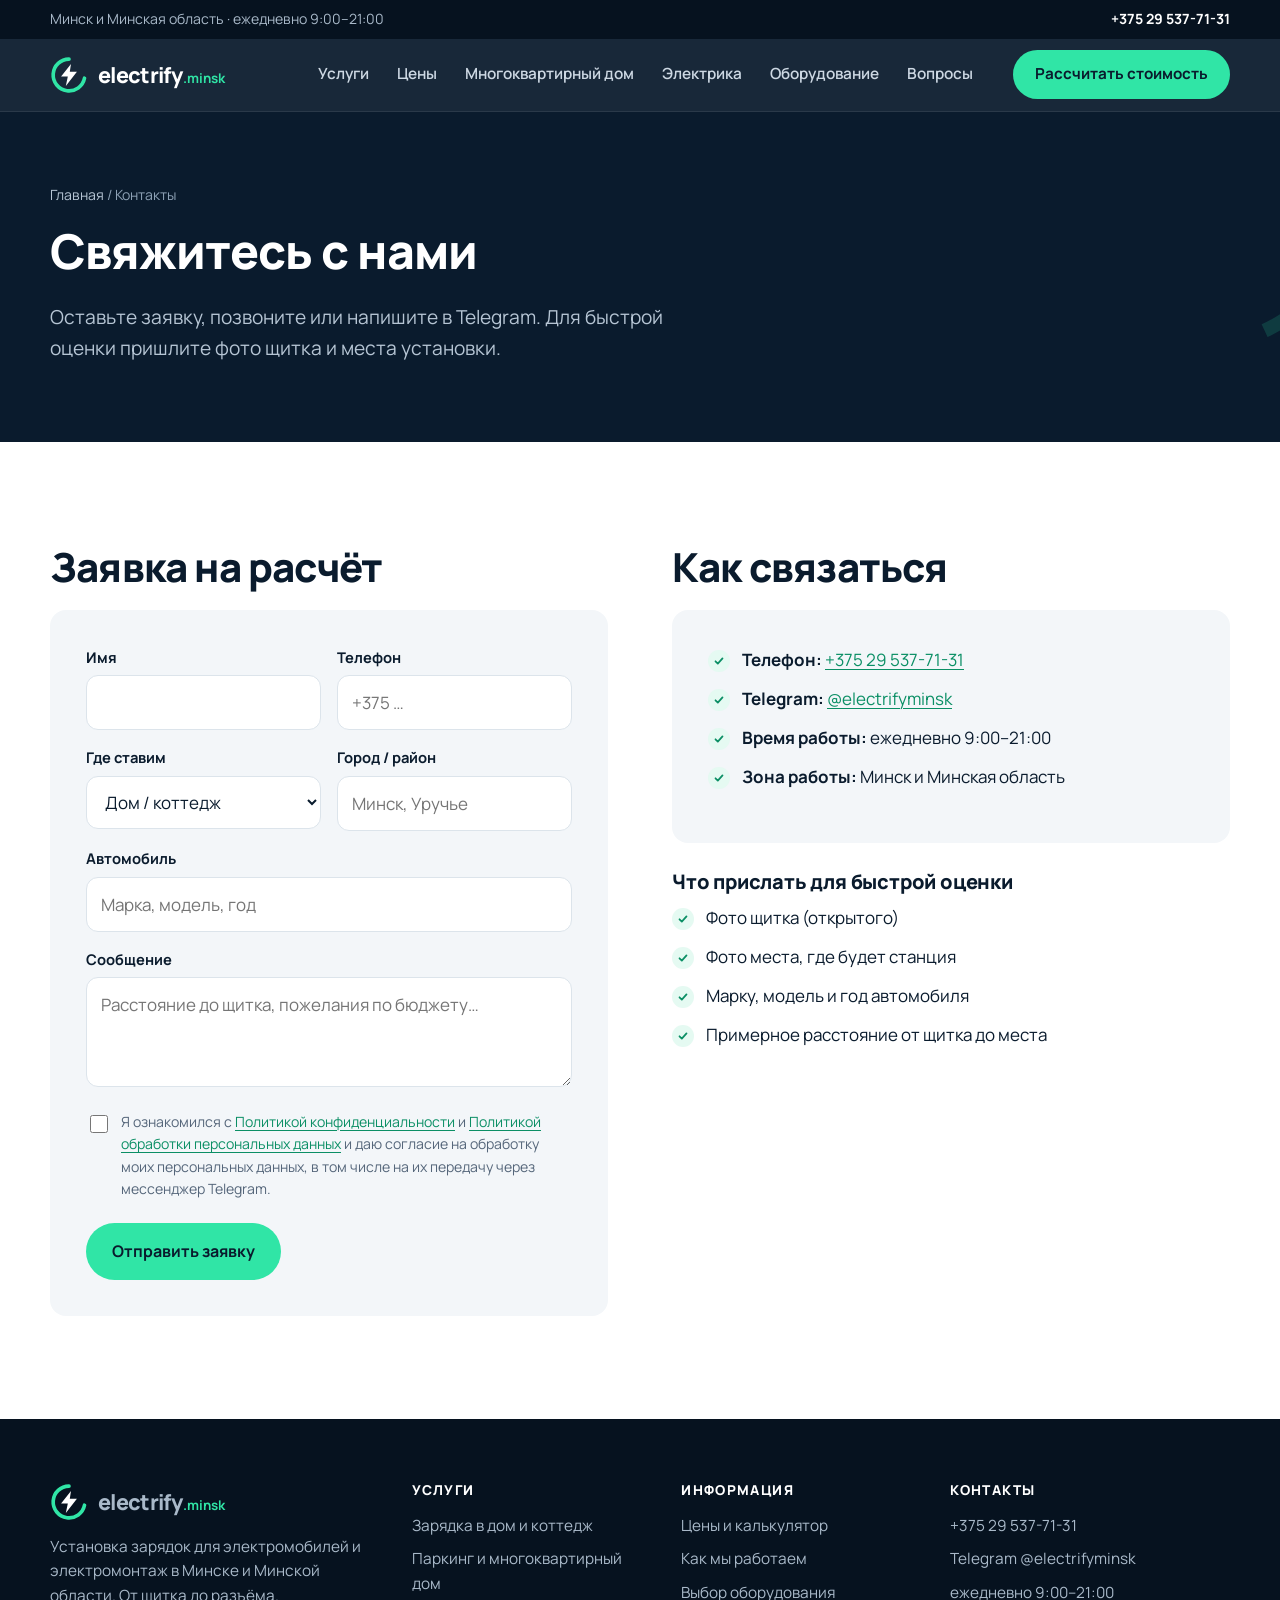
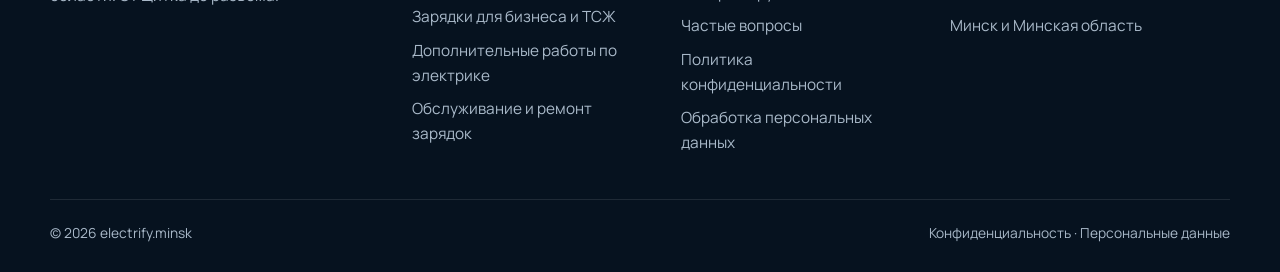
<file: contacts.html>
<!doctype html>
<html lang="ru">
<head>
<meta charset="utf-8">
<meta name="viewport" content="width=device-width, initial-scale=1">
<title>Контакты: заявка на установку зарядки в Минске | electrify.minsk</title>
<meta name="description" content="Оставьте заявку на расчёт установки зарядки для электромобиля в Минске и области или свяжитесь с нами по телефону и в Telegram.">
<meta name="theme-color" content="#0a1b2d">
<meta property="og:type" content="website">
<meta property="og:title" content="Контакты: заявка на установку зарядки в Минске | electrify.minsk">
<meta property="og:description" content="Оставьте заявку на расчёт установки зарядки для электромобиля в Минске и области или свяжитесь с нами по телефону и в Telegram.">
<meta property="og:url" content="https://electrifyminsk.by/contacts.html">
<meta property="og:image" content="https://electrifyminsk.by/assets/og-image.jpg">
<link rel="canonical" href="https://electrifyminsk.by/contacts.html">
<meta property="og:locale" content="ru_RU">
<meta property="og:site_name" content="electrify.minsk">
<meta property="og:image:width" content="1200">
<meta property="og:image:height" content="630">
<meta property="og:image:alt" content="electrify.minsk — установка зарядки для электромобиля под ключ в Минске">
<meta name="twitter:card" content="summary_large_image">
<meta name="twitter:title" content="Контакты: заявка на установку зарядки в Минске | electrify.minsk">
<meta name="twitter:description" content="Оставьте заявку на расчёт установки зарядки для электромобиля в Минске и области или свяжитесь с нами по телефону и в Telegram.">
<meta name="twitter:image" content="https://electrifyminsk.by/assets/og-image.jpg">
<meta name="geo.region" content="BY-HM">
<meta name="geo.placename" content="Минск">
<link rel="icon" href="favicon.ico" sizes="48x48">
<link rel="icon" href="assets/favicon.svg" type="image/svg+xml">
<link rel="apple-touch-icon" href="apple-touch-icon.png">
<link rel="manifest" href="site.webmanifest">
<link rel="preconnect" href="https://fonts.googleapis.com">
<link rel="preconnect" href="https://fonts.gstatic.com" crossorigin>
<link href="https://fonts.googleapis.com/css2?family=Manrope:wght@400;500;600;700;800&display=swap&subset=cyrillic" rel="stylesheet">
<link rel="stylesheet" href="assets/style.css?v=4">
<noscript><style>.reveal{opacity:1;transform:none}</style></noscript>
<!-- seo:v1 -->
<script type="application/ld+json">
{"@context":"https://schema.org","@graph":[{"@type":"ContactPage","@id":"https://electrifyminsk.by/contacts.html#webpage","url":"https://electrifyminsk.by/contacts.html","name":"Контакты: заявка на установку зарядки в Минске | electrify.minsk","description":"Оставьте заявку на расчёт установки зарядки для электромобиля в Минске и области или свяжитесь с нами по телефону и в Telegram.","isPartOf":{"@id":"https://electrifyminsk.by/#website"},"about":{"@id":"https://electrifyminsk.by/#business"},"inLanguage":"ru-BY","breadcrumb":{"@id":"https://electrifyminsk.by/contacts.html#breadcrumb"}},{"@type":"BreadcrumbList","@id":"https://electrifyminsk.by/contacts.html#breadcrumb","itemListElement":[{"@type":"ListItem","position":1,"name":"Главная","item":"https://electrifyminsk.by/"},{"@type":"ListItem","position":2,"name":"Контакты","item":"https://electrifyminsk.by/contacts.html"}]},{"@type":"Electrician","@id":"https://electrifyminsk.by/#business","name":"electrify.minsk","alternateName":["Electrify Minsk","electrifyminsk","Электрифай Минск"],"description":"Установка зарядных станций (wallbox) для электромобилей под ключ в Минске и Минской области: дом, гараж, паркинг, многоквартирный дом, бизнес. Вся линия до электрощитка, электромонтажные работы, электроизмерения и документы.","url":"https://electrifyminsk.by/","logo":"https://electrifyminsk.by/assets/icon-512.png","image":"https://electrifyminsk.by/assets/og-image.jpg","telephone":"+375295377131","priceRange":"от 650 BYN","currenciesAccepted":"BYN","address":{"@type":"PostalAddress","addressLocality":"Минск","addressRegion":"Минск","addressCountry":"BY"},"areaServed":[{"@type":"City","name":"Минск"},{"@type":"AdministrativeArea","name":"Минская область"},{"@type":"City","name":"Борисов"},{"@type":"City","name":"Молодечно"},{"@type":"City","name":"Солигорск"},{"@type":"City","name":"Жодино"},{"@type":"City","name":"Слуцк"},{"@type":"City","name":"Дзержинск"},{"@type":"City","name":"Марьина Горка"},{"@type":"City","name":"Смолевичи"},{"@type":"City","name":"Заславль"},{"@type":"City","name":"Фаниполь"},{"@type":"City","name":"Логойск"},{"@type":"City","name":"Столбцы"},{"@type":"City","name":"Вилейка"},{"@type":"City","name":"Несвиж"},{"@type":"City","name":"Любань"}],"openingHoursSpecification":[{"@type":"OpeningHoursSpecification","dayOfWeek":["Monday","Tuesday","Wednesday","Thursday","Friday","Saturday","Sunday"],"opens":"09:00","closes":"21:00"}],"contactPoint":[{"@type":"ContactPoint","telephone":"+375295377131","contactType":"customer service","areaServed":"BY","availableLanguage":["ru"]}],"sameAs":["https://t.me/electrifyminsk"],"knowsAbout":["установка зарядных станций для электромобилей","wallbox","домашняя зарядка электромобиля","Type 2","GB/T","балансировка нагрузки","электромонтажные работы","замена электрощитка","заземление","электроизмерения"],"hasOfferCatalog":{"@type":"OfferCatalog","name":"Установка зарядки для электромобиля под ключ","itemListElement":[{"@type":"Offer","name":"Эконом: выделенная линия с защитой и промышленная розетка CEE","url":"https://electrifyminsk.by/prices.html","priceCurrency":"BYN","priceSpecification":{"@type":"PriceSpecification","minPrice":650,"priceCurrency":"BYN"},"itemOffered":{"@type":"Service","name":"Эконом: выделенная линия с защитой и промышленная розетка CEE","description":"Без wallbox, зарядка штатным или мобильным кабелем. Линия до 10 м."}},{"@type":"Offer","name":"Стандарт 7 кВт: wallbox под ключ","url":"https://electrifyminsk.by/prices.html","priceCurrency":"BYN","priceSpecification":{"@type":"PriceSpecification","minPrice":1250,"priceCurrency":"BYN"},"itemOffered":{"@type":"Service","name":"Стандарт 7 кВт: wallbox под ключ","description":"Однофазная сеть, подходит большинству автомобилей. Линия до 10 м."}},{"@type":"Offer","name":"Стандарт 11 кВт: wallbox под ключ","url":"https://electrifyminsk.by/prices.html","priceCurrency":"BYN","priceSpecification":{"@type":"PriceSpecification","minPrice":1650,"priceCurrency":"BYN"},"itemOffered":{"@type":"Service","name":"Стандарт 11 кВт: wallbox под ключ","description":"Трёхфазная сеть. Линия до 10 м."}},{"@type":"Offer","name":"Премиум 11–22 кВт: smart-станция","url":"https://electrifyminsk.by/prices.html","priceCurrency":"BYN","priceSpecification":{"@type":"PriceSpecification","minPrice":2500,"priceCurrency":"BYN"},"itemOffered":{"@type":"Service","name":"Премиум 11–22 кВт: smart-станция","description":"Приложение, балансировка нагрузки, учёт энергии, доступ по картам. Линия до 10 м."}}]}}]}
</script>
</head>
<body>
<div class="topbar"><div class="container">
<span>Минск и Минская область · ежедневно 9:00–21:00</span>
<a href="tel:+375295377131">+375 29 537-71-31</a>
</div></div>
<header class="site-header"><div class="container header-inner">
<a class="brand" href="./" aria-label="electrify.minsk — на главную"><svg viewBox="0 0 48 48" aria-hidden="true"><path d="M24 4a20 20 0 1 0 19.6 24" fill="none" stroke="#30e5a6" stroke-width="4.6" stroke-linecap="round"/><path d="M26.5 10 14 26h8.5L20 38l14-18h-9z" fill="#fff"/></svg><span class="brand-word">electrify<small>.minsk</small></span></a>
<nav class="nav" id="nav" aria-label="Основное меню"><a href="services.html">Услуги</a><a href="prices.html">Цены</a><a href="apartment.html">Многоквартирный дом</a><a href="electrics.html">Электрика</a><a href="equipment.html">Оборудование</a><a href="faq.html">Вопросы</a></nav>
<a class="btn btn-primary header-cta" href="prices.html#calc-head">Рассчитать стоимость</a>
<button class="burger" type="button" aria-label="Открыть меню" aria-expanded="false" aria-controls="nav"><span></span></button>
</div></header>
<main>
<section class="page-hero"><div class="container">
<nav class="crumbs" aria-label="Хлебные крошки"><a href="./">Главная</a> / Контакты</nav>
<h1>Свяжитесь с нами</h1><p class="lead">Оставьте заявку, позвоните или напишите в Telegram. Для быстрой оценки пришлите фото щитка и места установки.</p>
</div></section>

<section class="section"><div class="container split">
<div class="reveal">
<h2>Заявка на расчёт</h2>
<form data-lead novalidate class="panel">
<div class="form-grid">
<div><label for="c-name">Имя</label><input id="c-name" name="name" type="text" required autocomplete="name"></div>
<div><label for="c-phone">Телефон</label><input id="c-phone" name="phone" type="tel" required autocomplete="tel" placeholder="+375 …"></div>
<div><label for="c-where">Где ставим</label><select id="c-where" name="where"><option>Дом / коттедж</option><option>Паркинг / многоквартирный дом</option><option>Гараж</option><option>Бизнес / ТСЖ</option><option>Электрика (без зарядки)</option></select></div>
<div><label for="c-city">Город / район</label><input id="c-city" name="city" type="text" placeholder="Минск, Уручье"></div>
<div class="full"><label for="c-car">Автомобиль</label><input id="c-car" name="car" type="text" placeholder="Марка, модель, год"></div>
<div class="full"><label for="c-msg">Сообщение</label><textarea id="c-msg" name="msg" placeholder="Расстояние до щитка, пожелания по бюджету…"></textarea></div>
<label class="check full"><input type="checkbox" name="consent" required> <span>Я ознакомился с <a href="privacy.html" target="_blank" rel="noopener">Политикой конфиденциальности</a> и <a href="personal-data.html" target="_blank" rel="noopener">Политикой обработки персональных данных</a> и даю согласие на обработку моих персональных данных, в том числе на их передачу через мессенджер Telegram.</span></label>
<div class="hp" aria-hidden="true" style="position:absolute;left:-9999px;width:1px;height:1px;overflow:hidden"><label>Не заполняйте это поле<input type="text" name="website" tabindex="-1" autocomplete="off"></label></div>
<div class="full"><button class="btn btn-primary" type="submit">Отправить заявку</button></div>
</div></form>
<div class="form-ok" role="status">Спасибо! Заявка принята, мы свяжемся с вами в ближайшее время.</div><div class="form-err" role="alert">Не удалось отправить заявку. Позвоните +375 29 537-71-31 или напишите в Telegram @electrifyminsk.</div>
</div>
<div class="reveal">
<h2>Как связаться</h2>
<div class="panel"><ul class="checks">
<li><b>Телефон:</b> <a href="tel:+375295377131">+375 29 537-71-31</a></li>
<li><b>Telegram:</b> <a href="https://t.me/electrifyminsk" rel="noopener">@electrifyminsk</a></li>
<li><b>Время работы:</b> ежедневно 9:00–21:00</li>
<li><b>Зона работы:</b> Минск и Минская область</li>
</ul></div>
<h3 style="margin-top:28px">Что прислать для быстрой оценки</h3>
<ul class="checks"><li>Фото щитка (открытого)</li><li>Фото места, где будет станция</li><li>Марку, модель и год автомобиля</li><li>Примерное расстояние от щитка до места</li></ul>
</div>
</div></section>
</main>
<footer class="site-footer"><div class="container">
<div class="footer-grid">
<div><a class="brand" href="./"><svg viewBox="0 0 48 48" aria-hidden="true"><path d="M24 4a20 20 0 1 0 19.6 24" fill="none" stroke="#30e5a6" stroke-width="4.6" stroke-linecap="round"/><path d="M26.5 10 14 26h8.5L20 38l14-18h-9z" fill="#fff"/></svg><span class="brand-word">electrify<small>.minsk</small></span></a>
<p>Установка зарядок для электромобилей и электромонтаж в Минске и Минской области. От щитка до разъёма.</p></div>
<div><h4>Услуги</h4><ul><li><a href="services.html#house">Зарядка в дом и коттедж</a></li><li><a href="apartment.html">Паркинг и многоквартирный дом</a></li><li><a href="services.html#business">Зарядки для бизнеса и ТСЖ</a></li><li><a href="electrics.html">Дополнительные работы по электрике</a></li><li><a href="services.html#service">Обслуживание и ремонт зарядок</a></li></ul></div>
<div><h4>Информация</h4><ul><li><a href="prices.html">Цены и калькулятор</a></li><li><a href="process.html">Как мы работаем</a></li><li><a href="equipment.html">Выбор оборудования</a></li><li><a href="faq.html">Частые вопросы</a></li><li><a href="privacy.html">Политика конфиденциальности</a></li><li><a href="personal-data.html">Обработка персональных данных</a></li></ul></div>
<div><h4>Контакты</h4><ul>
<li><a href="tel:+375295377131">+375 29 537-71-31</a></li>
<li><a href="https://t.me/electrifyminsk" rel="noopener">Telegram @electrifyminsk</a></li>
<li>ежедневно 9:00–21:00</li>
<li>Минск и Минская область</li></ul></div>
</div>
<div class="footer-bottom"><span>© <span id="year">2026</span> electrify.minsk</span><span><a href="privacy.html">Конфиденциальность</a> · <a href="personal-data.html">Персональные данные</a></span></div>
</div></footer>
<div class="mobile-bar">
<a class="btn btn-outline" style="color:#fff;border-color:rgba(255,255,255,.35)" href="tel:+375295377131">Позвонить</a>
<a class="btn btn-primary" href="https://t.me/electrifyminsk" rel="noopener">Написать</a>
</div>
<script src="assets/main.js?v=4"></script>
</body>
</html>
</file>
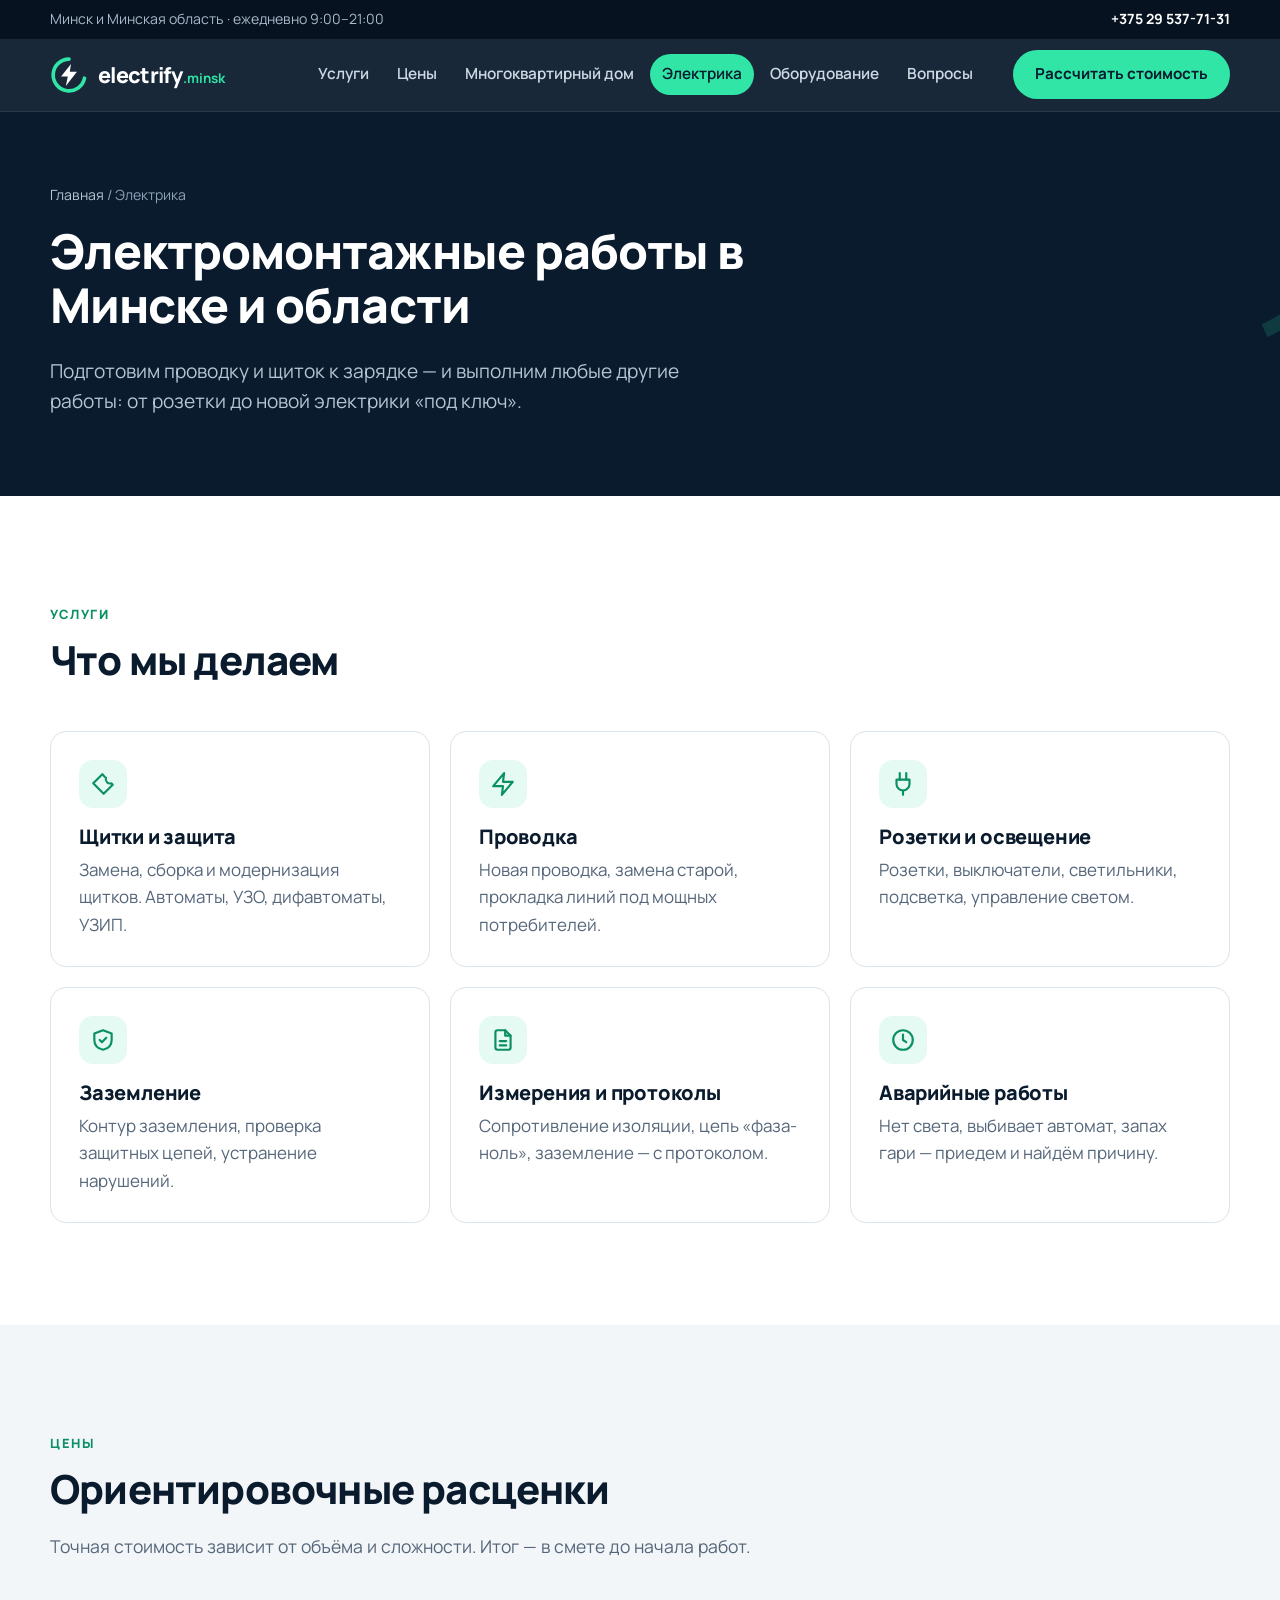
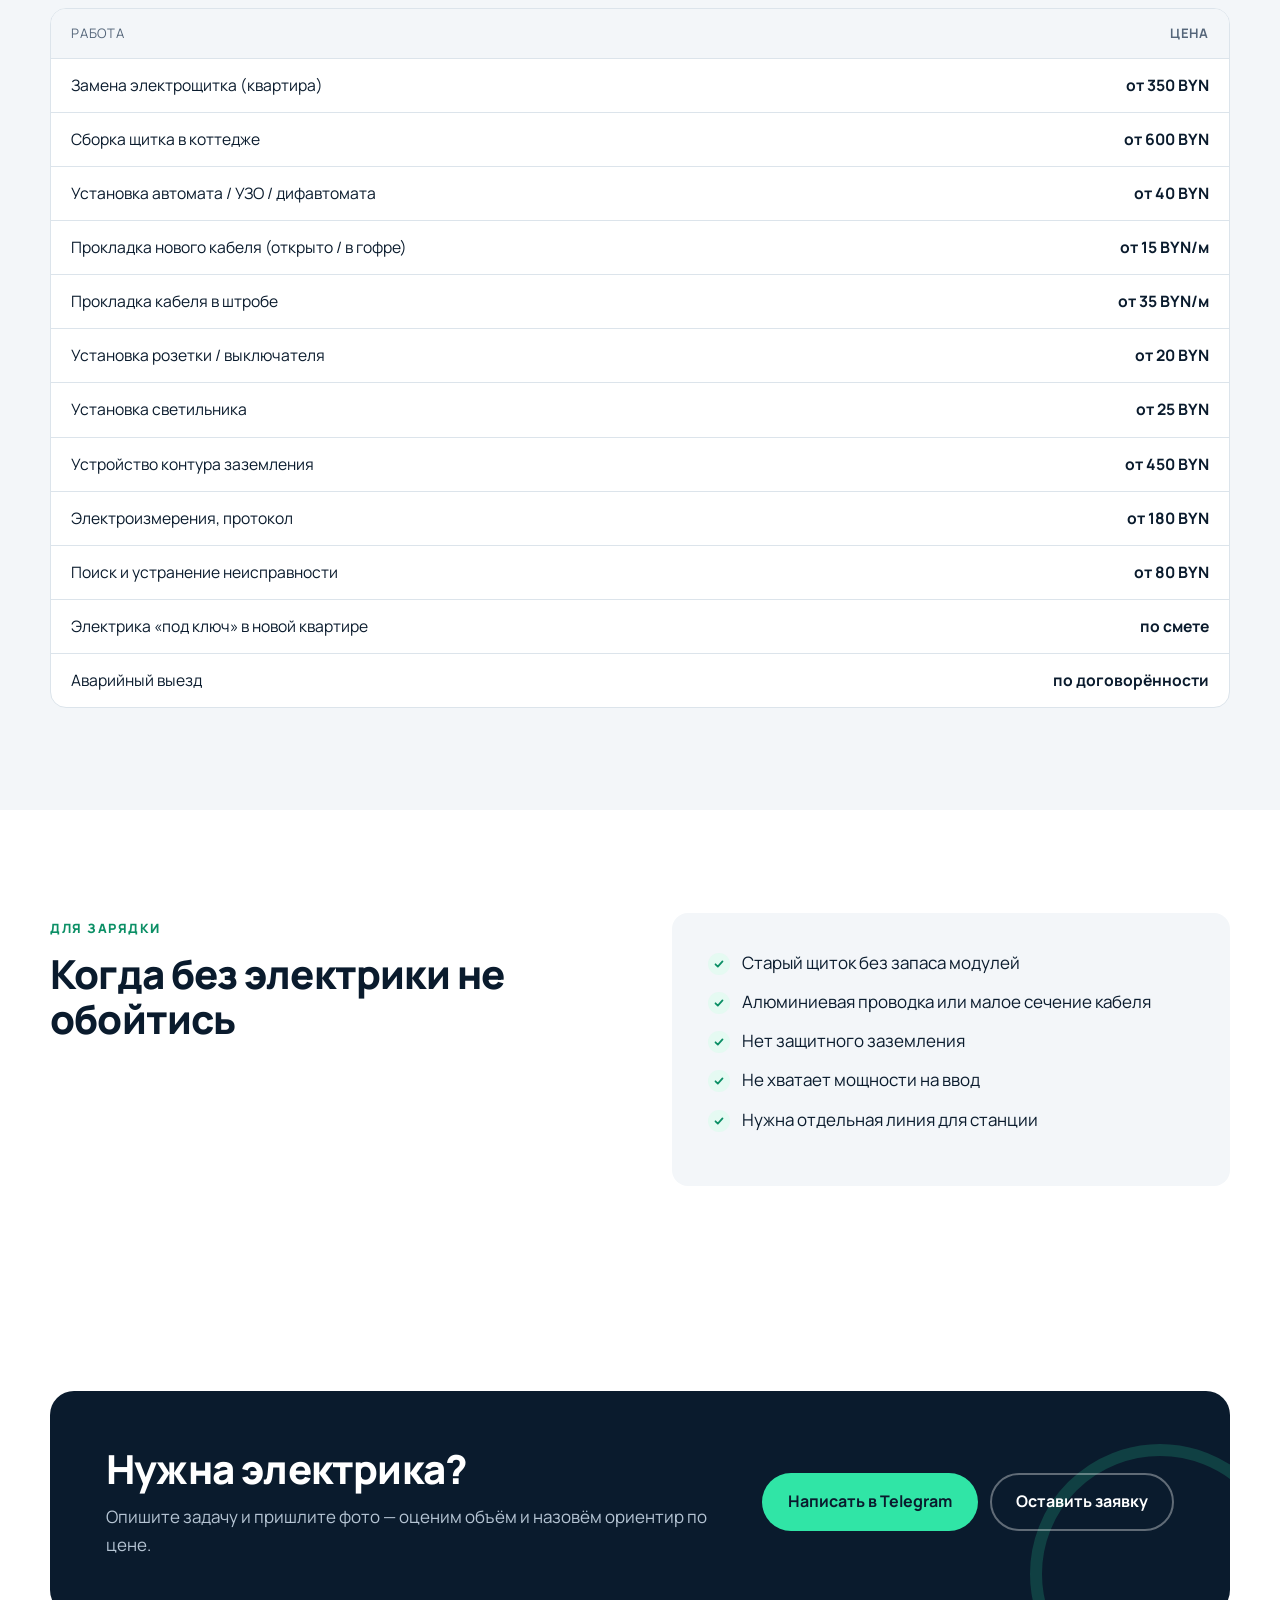
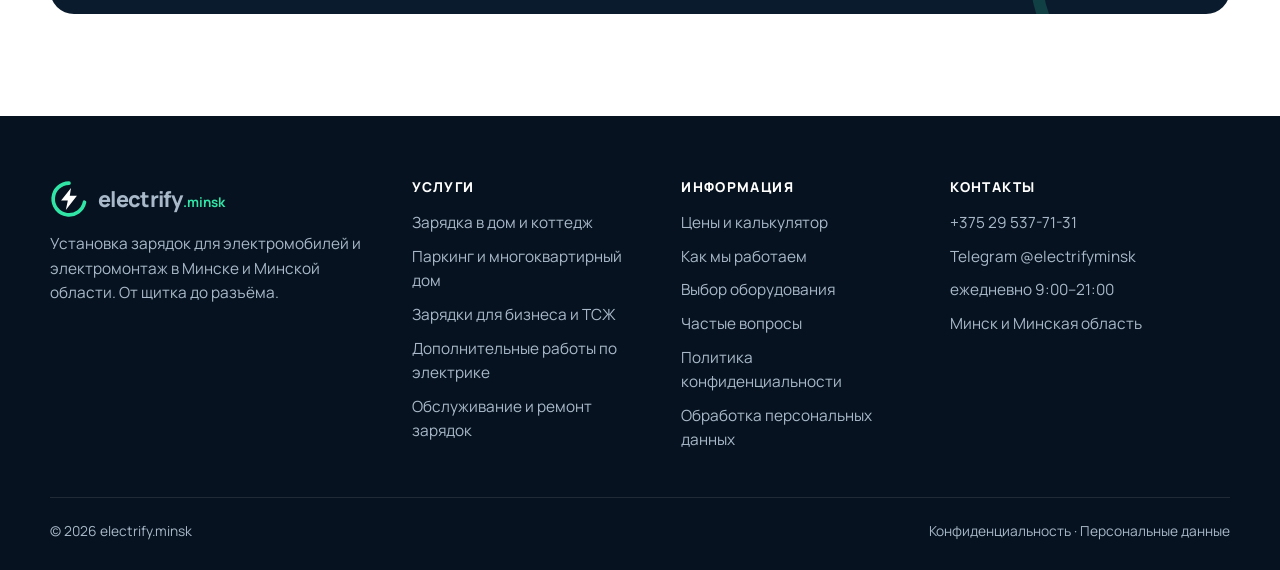
<file: electrics.html>
<!doctype html>
<html lang="ru">
<head>
<meta charset="utf-8">
<meta name="viewport" content="width=device-width, initial-scale=1">
<title>Электромонтажные работы в Минске: щитки, проводка, заземление | electrify.minsk</title>
<meta name="description" content="Электрика в Минске и области: замена щитка, проводка, розетки, заземление, электроизмерения. Работы по подготовке сети к установке зарядки.">
<meta name="theme-color" content="#0a1b2d">
<meta property="og:type" content="website">
<meta property="og:title" content="Электромонтажные работы в Минске: щитки, проводка, заземление | electrify.minsk">
<meta property="og:description" content="Электрика в Минске и области: замена щитка, проводка, розетки, заземление, электроизмерения. Работы по подготовке сети к установке зарядки.">
<meta property="og:url" content="https://electrifyminsk.by/electrics.html">
<meta property="og:image" content="https://electrifyminsk.by/assets/og-image.jpg">
<link rel="canonical" href="https://electrifyminsk.by/electrics.html">
<meta property="og:locale" content="ru_RU">
<meta property="og:site_name" content="electrify.minsk">
<meta property="og:image:width" content="1200">
<meta property="og:image:height" content="630">
<meta property="og:image:alt" content="electrify.minsk — установка зарядки для электромобиля под ключ в Минске">
<meta name="twitter:card" content="summary_large_image">
<meta name="twitter:title" content="Электромонтажные работы в Минске: щитки, проводка, заземление | electrify.minsk">
<meta name="twitter:description" content="Электрика в Минске и области: замена щитка, проводка, розетки, заземление, электроизмерения. Работы по подготовке сети к установке зарядки.">
<meta name="twitter:image" content="https://electrifyminsk.by/assets/og-image.jpg">
<meta name="geo.region" content="BY-HM">
<meta name="geo.placename" content="Минск">
<link rel="icon" href="favicon.ico" sizes="48x48">
<link rel="icon" href="assets/favicon.svg" type="image/svg+xml">
<link rel="apple-touch-icon" href="apple-touch-icon.png">
<link rel="manifest" href="site.webmanifest">
<link rel="preconnect" href="https://fonts.googleapis.com">
<link rel="preconnect" href="https://fonts.gstatic.com" crossorigin>
<link href="https://fonts.googleapis.com/css2?family=Manrope:wght@400;500;600;700;800&display=swap&subset=cyrillic" rel="stylesheet">
<link rel="stylesheet" href="assets/style.css?v=4">
<noscript><style>.reveal{opacity:1;transform:none}</style></noscript>
<!-- seo:v1 -->
<script type="application/ld+json">
{"@context":"https://schema.org","@graph":[{"@type":"WebPage","@id":"https://electrifyminsk.by/electrics.html#webpage","url":"https://electrifyminsk.by/electrics.html","name":"Электромонтажные работы в Минске: щитки, проводка, заземление | electrify.minsk","description":"Электрика в Минске и области: замена щитка, проводка, розетки, заземление, электроизмерения. Работы по подготовке сети к установке зарядки.","isPartOf":{"@id":"https://electrifyminsk.by/#website"},"about":{"@id":"https://electrifyminsk.by/#business"},"inLanguage":"ru-BY","breadcrumb":{"@id":"https://electrifyminsk.by/electrics.html#breadcrumb"}},{"@type":"BreadcrumbList","@id":"https://electrifyminsk.by/electrics.html#breadcrumb","itemListElement":[{"@type":"ListItem","position":1,"name":"Главная","item":"https://electrifyminsk.by/"},{"@type":"ListItem","position":2,"name":"Электрика","item":"https://electrifyminsk.by/electrics.html"}]},{"@type":"Service","name":"Электромонтажные работы в Минске и Минской области","url":"https://electrifyminsk.by/electrics.html","description":"Замена и сборка электрощитков, проводка, розетки и освещение, контур заземления, электроизмерения с протоколом, поиск неисправностей.","serviceType":"Электромонтажные работы","provider":{"@type":"Electrician","@id":"https://electrifyminsk.by/#business","name":"electrify.minsk"},"areaServed":[{"@type":"City","name":"Минск"},{"@type":"AdministrativeArea","name":"Минская область"}],"hasOfferCatalog":{"@type":"OfferCatalog","name":"Электромонтажные работы в Минске и Минской области","itemListElement":[{"@type":"Offer","name":"Замена электрощитка (квартира)","url":"https://electrifyminsk.by/electrics.html","priceCurrency":"BYN","priceSpecification":{"@type":"PriceSpecification","minPrice":350,"priceCurrency":"BYN"},"itemOffered":{"@type":"Service","name":"Замена электрощитка (квартира)"}},{"@type":"Offer","name":"Сборка щитка в коттедже","url":"https://electrifyminsk.by/electrics.html","priceCurrency":"BYN","priceSpecification":{"@type":"PriceSpecification","minPrice":600,"priceCurrency":"BYN"},"itemOffered":{"@type":"Service","name":"Сборка щитка в коттедже"}},{"@type":"Offer","name":"Установка автомата / УЗО / дифавтомата","url":"https://electrifyminsk.by/electrics.html","priceCurrency":"BYN","priceSpecification":{"@type":"PriceSpecification","minPrice":40,"priceCurrency":"BYN"},"itemOffered":{"@type":"Service","name":"Установка автомата / УЗО / дифавтомата"}},{"@type":"Offer","name":"Прокладка нового кабеля (открыто / в гофре) (за метр)","url":"https://electrifyminsk.by/electrics.html","priceCurrency":"BYN","priceSpecification":{"@type":"PriceSpecification","minPrice":15,"priceCurrency":"BYN"},"itemOffered":{"@type":"Service","name":"Прокладка нового кабеля (открыто / в гофре) (за метр)"}},{"@type":"Offer","name":"Прокладка кабеля в штробе (за метр)","url":"https://electrifyminsk.by/electrics.html","priceCurrency":"BYN","priceSpecification":{"@type":"PriceSpecification","minPrice":35,"priceCurrency":"BYN"},"itemOffered":{"@type":"Service","name":"Прокладка кабеля в штробе (за метр)"}},{"@type":"Offer","name":"Установка розетки / выключателя","url":"https://electrifyminsk.by/electrics.html","priceCurrency":"BYN","priceSpecification":{"@type":"PriceSpecification","minPrice":20,"priceCurrency":"BYN"},"itemOffered":{"@type":"Service","name":"Установка розетки / выключателя"}},{"@type":"Offer","name":"Установка светильника","url":"https://electrifyminsk.by/electrics.html","priceCurrency":"BYN","priceSpecification":{"@type":"PriceSpecification","minPrice":25,"priceCurrency":"BYN"},"itemOffered":{"@type":"Service","name":"Установка светильника"}},{"@type":"Offer","name":"Устройство контура заземления","url":"https://electrifyminsk.by/electrics.html","priceCurrency":"BYN","priceSpecification":{"@type":"PriceSpecification","minPrice":450,"priceCurrency":"BYN"},"itemOffered":{"@type":"Service","name":"Устройство контура заземления"}},{"@type":"Offer","name":"Электроизмерения, протокол","url":"https://electrifyminsk.by/electrics.html","priceCurrency":"BYN","priceSpecification":{"@type":"PriceSpecification","minPrice":180,"priceCurrency":"BYN"},"itemOffered":{"@type":"Service","name":"Электроизмерения, протокол"}},{"@type":"Offer","name":"Поиск и устранение неисправности","url":"https://electrifyminsk.by/electrics.html","priceCurrency":"BYN","priceSpecification":{"@type":"PriceSpecification","minPrice":80,"priceCurrency":"BYN"},"itemOffered":{"@type":"Service","name":"Поиск и устранение неисправности"}}]}}]}
</script>
</head>
<body>
<div class="topbar"><div class="container">
<span>Минск и Минская область · ежедневно 9:00–21:00</span>
<a href="tel:+375295377131">+375 29 537-71-31</a>
</div></div>
<header class="site-header"><div class="container header-inner">
<a class="brand" href="./" aria-label="electrify.minsk — на главную"><svg viewBox="0 0 48 48" aria-hidden="true"><path d="M24 4a20 20 0 1 0 19.6 24" fill="none" stroke="#30e5a6" stroke-width="4.6" stroke-linecap="round"/><path d="M26.5 10 14 26h8.5L20 38l14-18h-9z" fill="#fff"/></svg><span class="brand-word">electrify<small>.minsk</small></span></a>
<nav class="nav" id="nav" aria-label="Основное меню"><a href="services.html">Услуги</a><a href="prices.html">Цены</a><a href="apartment.html">Многоквартирный дом</a><a href="electrics.html" aria-current="page">Электрика</a><a href="equipment.html">Оборудование</a><a href="faq.html">Вопросы</a></nav>
<a class="btn btn-primary header-cta" href="prices.html#calc-head">Рассчитать стоимость</a>
<button class="burger" type="button" aria-label="Открыть меню" aria-expanded="false" aria-controls="nav"><span></span></button>
</div></header>
<main>
<section class="page-hero"><div class="container">
<nav class="crumbs" aria-label="Хлебные крошки"><a href="./">Главная</a> / Электрика</nav>
<h1>Электромонтажные работы в Минске и области</h1><p class="lead">Подготовим проводку и щиток к зарядке — и выполним любые другие работы: от розетки до новой электрики «под ключ».</p>
</div></section>

<section class="section"><div class="container">
<div class="section-head reveal"><span class="eyebrow">Услуги</span><h2>Что мы делаем</h2></div>
<div class="grid grid-3 reveal">
<div class="card"><div class="icon"><svg viewBox="0 0 24 24" fill="none" stroke="currentColor" stroke-width="2" stroke-linecap="round" stroke-linejoin="round" aria-hidden="true"><path d="M14.7 6.3a4 4 0 0 0 5 5L21 12.6 12.6 21 3 11.4l8.4-8.4 1.3 1.3a4 4 0 0 0 2 2z"/></svg></div><h3>Щитки и защита</h3><p>Замена, сборка и модернизация щитков. Автоматы, УЗО, дифавтоматы, УЗИП.</p></div>
<div class="card"><div class="icon"><svg viewBox="0 0 24 24" fill="none" stroke="currentColor" stroke-width="2" stroke-linecap="round" stroke-linejoin="round" aria-hidden="true"><polygon points="13 2 3 14 12 14 11 22 21 10 12 10 13 2"/></svg></div><h3>Проводка</h3><p>Новая проводка, замена старой, прокладка линий под мощных потребителей.</p></div>
<div class="card"><div class="icon"><svg viewBox="0 0 24 24" fill="none" stroke="currentColor" stroke-width="2" stroke-linecap="round" stroke-linejoin="round" aria-hidden="true"><path d="M9 2v6M15 2v6"/><path d="M6 8h12v4a6 6 0 0 1-12 0z"/><path d="M12 18v4"/></svg></div><h3>Розетки и освещение</h3><p>Розетки, выключатели, светильники, подсветка, управление светом.</p></div>
<div class="card"><div class="icon"><svg viewBox="0 0 24 24" fill="none" stroke="currentColor" stroke-width="2" stroke-linecap="round" stroke-linejoin="round" aria-hidden="true"><path d="M12 3l8 3v6c0 5-3.5 8-8 9-4.5-1-8-4-8-9V6z"/><path d="M9 12l2 2 4-4"/></svg></div><h3>Заземление</h3><p>Контур заземления, проверка защитных цепей, устранение нарушений.</p></div>
<div class="card"><div class="icon"><svg viewBox="0 0 24 24" fill="none" stroke="currentColor" stroke-width="2" stroke-linecap="round" stroke-linejoin="round" aria-hidden="true"><path d="M14 3H7a2 2 0 0 0-2 2v14a2 2 0 0 0 2 2h10a2 2 0 0 0 2-2V8z"/><path d="M14 3v5h5M9 13h6M9 17h6"/></svg></div><h3>Измерения и протоколы</h3><p>Сопротивление изоляции, цепь «фаза-ноль», заземление — с протоколом.</p></div>
<div class="card"><div class="icon"><svg viewBox="0 0 24 24" fill="none" stroke="currentColor" stroke-width="2" stroke-linecap="round" stroke-linejoin="round" aria-hidden="true"><circle cx="12" cy="12" r="9"/><path d="M12 7v5l3 2"/></svg></div><h3>Аварийные работы</h3><p>Нет света, выбивает автомат, запах гари — приедем и найдём причину.</p></div>
</div></div></section>

<section class="section section--alt"><div class="container">
<div class="section-head reveal"><span class="eyebrow">Цены</span><h2>Ориентировочные расценки</h2>
<p>Точная стоимость зависит от объёма и сложности. Итог — в смете до начала работ.</p></div>
<div class="table-wrap reveal"><table><thead><tr><th class="l">Работа</th><th>Цена</th></tr></thead><tbody><tr><td class="l">Замена электрощитка (квартира)</td><td>от 350 BYN</td></tr><tr><td class="l">Сборка щитка в коттедже</td><td>от 600 BYN</td></tr><tr><td class="l">Установка автомата / УЗО / дифавтомата</td><td>от 40 BYN</td></tr><tr><td class="l">Прокладка нового кабеля (открыто / в гофре)</td><td>от 15 BYN/м</td></tr><tr><td class="l">Прокладка кабеля в штробе</td><td>от 35 BYN/м</td></tr><tr><td class="l">Установка розетки / выключателя</td><td>от 20 BYN</td></tr><tr><td class="l">Установка светильника</td><td>от 25 BYN</td></tr><tr><td class="l">Устройство контура заземления</td><td>от 450 BYN</td></tr><tr><td class="l">Электроизмерения, протокол</td><td>от 180 BYN</td></tr><tr><td class="l">Поиск и устранение неисправности</td><td>от 80 BYN</td></tr><tr><td class="l">Электрика «под ключ» в новой квартире</td><td>по смете</td></tr><tr><td class="l">Аварийный выезд</td><td>по договорённости</td></tr></tbody></table></div>
</div></section>

<section class="section"><div class="container split">
<div class="reveal"><span class="eyebrow">Для зарядки</span><h2>Когда без электрики не обойтись</h2></div>
<div class="panel reveal"><ul class="checks">
<li>Старый щиток без запаса модулей</li>
<li>Алюминиевая проводка или малое сечение кабеля</li>
<li>Нет защитного заземления</li>
<li>Не хватает мощности на ввод</li>
<li>Нужна отдельная линия для станции</li>
</ul></div>
</div></section>
<section class="section"><div class="container"><div class="cta-band reveal">
<div><h2>Нужна электрика?</h2><p>Опишите задачу и пришлите фото — оценим объём и назовём ориентир по цене.</p></div>
<div class="btn-row"><a class="btn btn-primary" href="https://t.me/electrifyminsk" rel="noopener">Написать в Telegram</a><a class="btn btn-ghost" href="contacts.html">Оставить заявку</a></div>
</div></div></section>
</main>
<footer class="site-footer"><div class="container">
<div class="footer-grid">
<div><a class="brand" href="./"><svg viewBox="0 0 48 48" aria-hidden="true"><path d="M24 4a20 20 0 1 0 19.6 24" fill="none" stroke="#30e5a6" stroke-width="4.6" stroke-linecap="round"/><path d="M26.5 10 14 26h8.5L20 38l14-18h-9z" fill="#fff"/></svg><span class="brand-word">electrify<small>.minsk</small></span></a>
<p>Установка зарядок для электромобилей и электромонтаж в Минске и Минской области. От щитка до разъёма.</p></div>
<div><h4>Услуги</h4><ul><li><a href="services.html#house">Зарядка в дом и коттедж</a></li><li><a href="apartment.html">Паркинг и многоквартирный дом</a></li><li><a href="services.html#business">Зарядки для бизнеса и ТСЖ</a></li><li><a href="electrics.html">Дополнительные работы по электрике</a></li><li><a href="services.html#service">Обслуживание и ремонт зарядок</a></li></ul></div>
<div><h4>Информация</h4><ul><li><a href="prices.html">Цены и калькулятор</a></li><li><a href="process.html">Как мы работаем</a></li><li><a href="equipment.html">Выбор оборудования</a></li><li><a href="faq.html">Частые вопросы</a></li><li><a href="privacy.html">Политика конфиденциальности</a></li><li><a href="personal-data.html">Обработка персональных данных</a></li></ul></div>
<div><h4>Контакты</h4><ul>
<li><a href="tel:+375295377131">+375 29 537-71-31</a></li>
<li><a href="https://t.me/electrifyminsk" rel="noopener">Telegram @electrifyminsk</a></li>
<li>ежедневно 9:00–21:00</li>
<li>Минск и Минская область</li></ul></div>
</div>
<div class="footer-bottom"><span>© <span id="year">2026</span> electrify.minsk</span><span><a href="privacy.html">Конфиденциальность</a> · <a href="personal-data.html">Персональные данные</a></span></div>
</div></footer>
<div class="mobile-bar">
<a class="btn btn-outline" style="color:#fff;border-color:rgba(255,255,255,.35)" href="tel:+375295377131">Позвонить</a>
<a class="btn btn-primary" href="https://t.me/electrifyminsk" rel="noopener">Написать</a>
</div>
<script src="assets/main.js?v=4"></script>
</body>
</html>
</file>
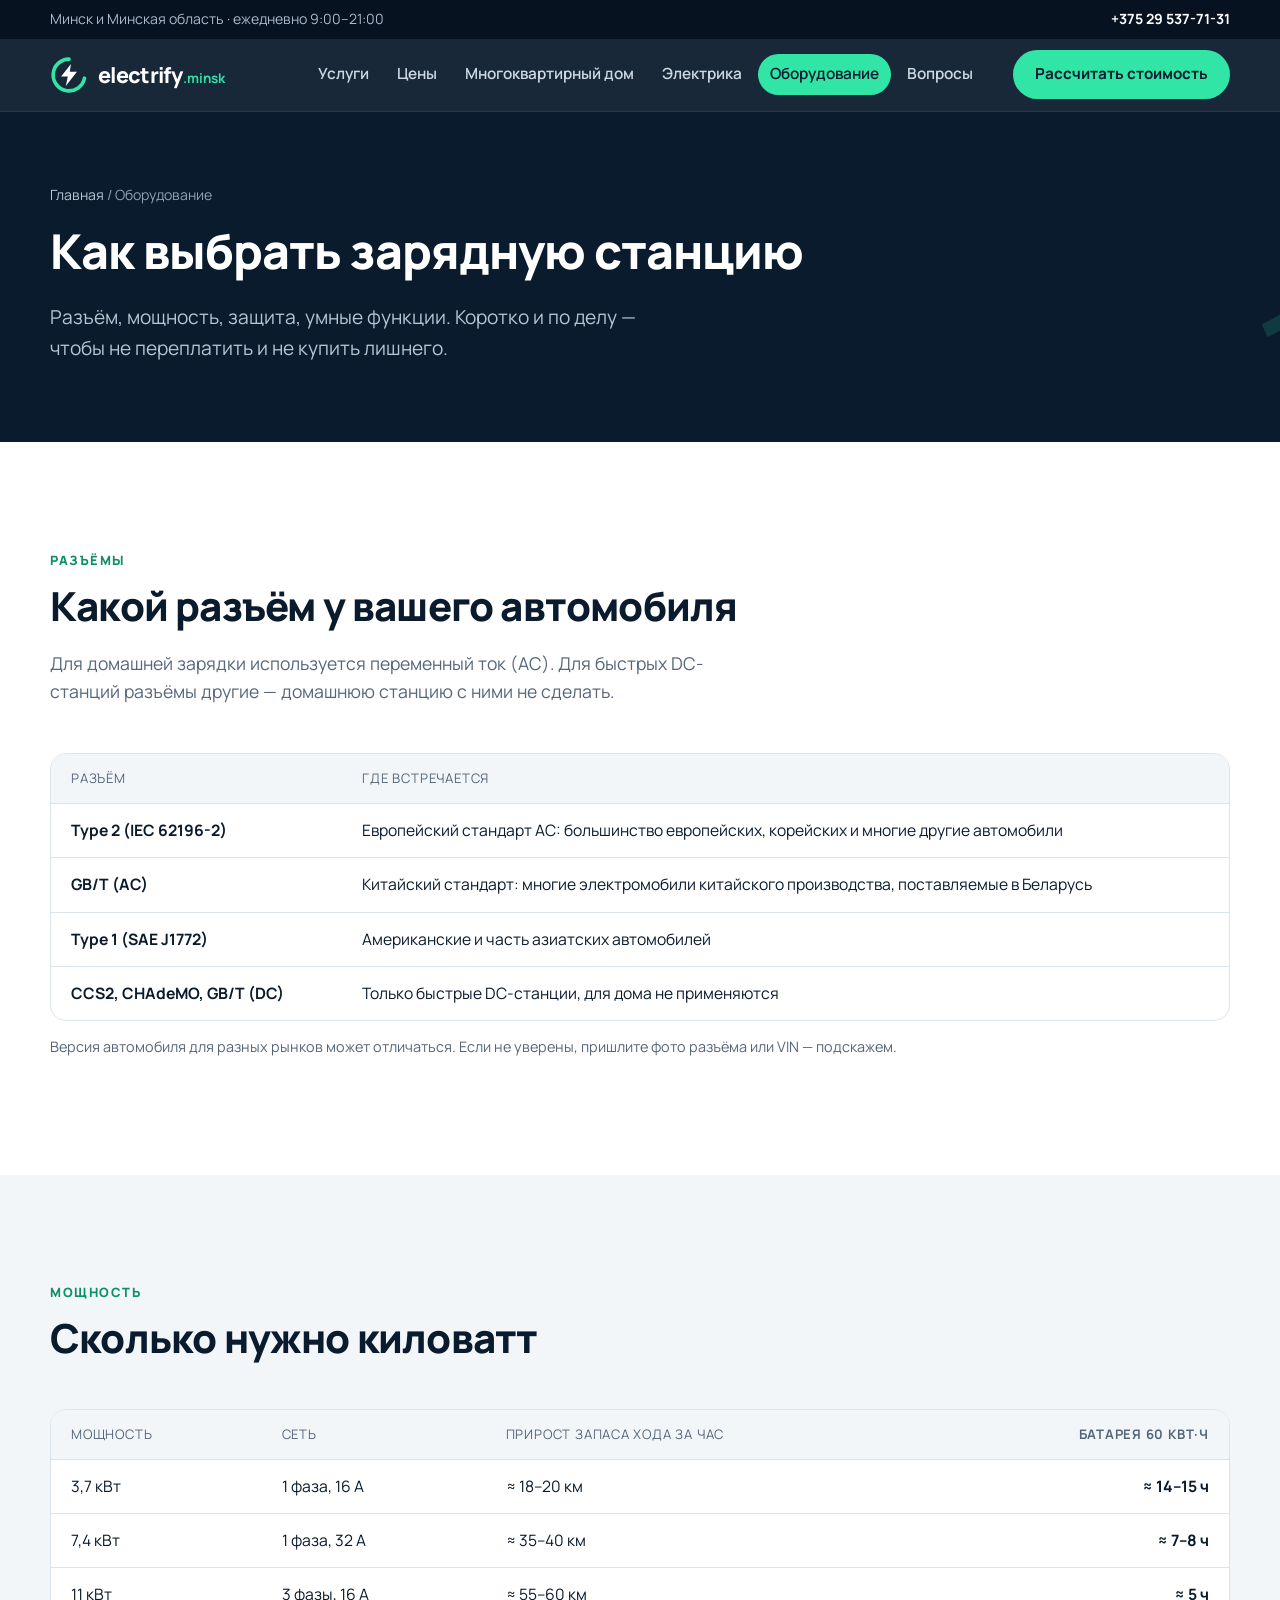
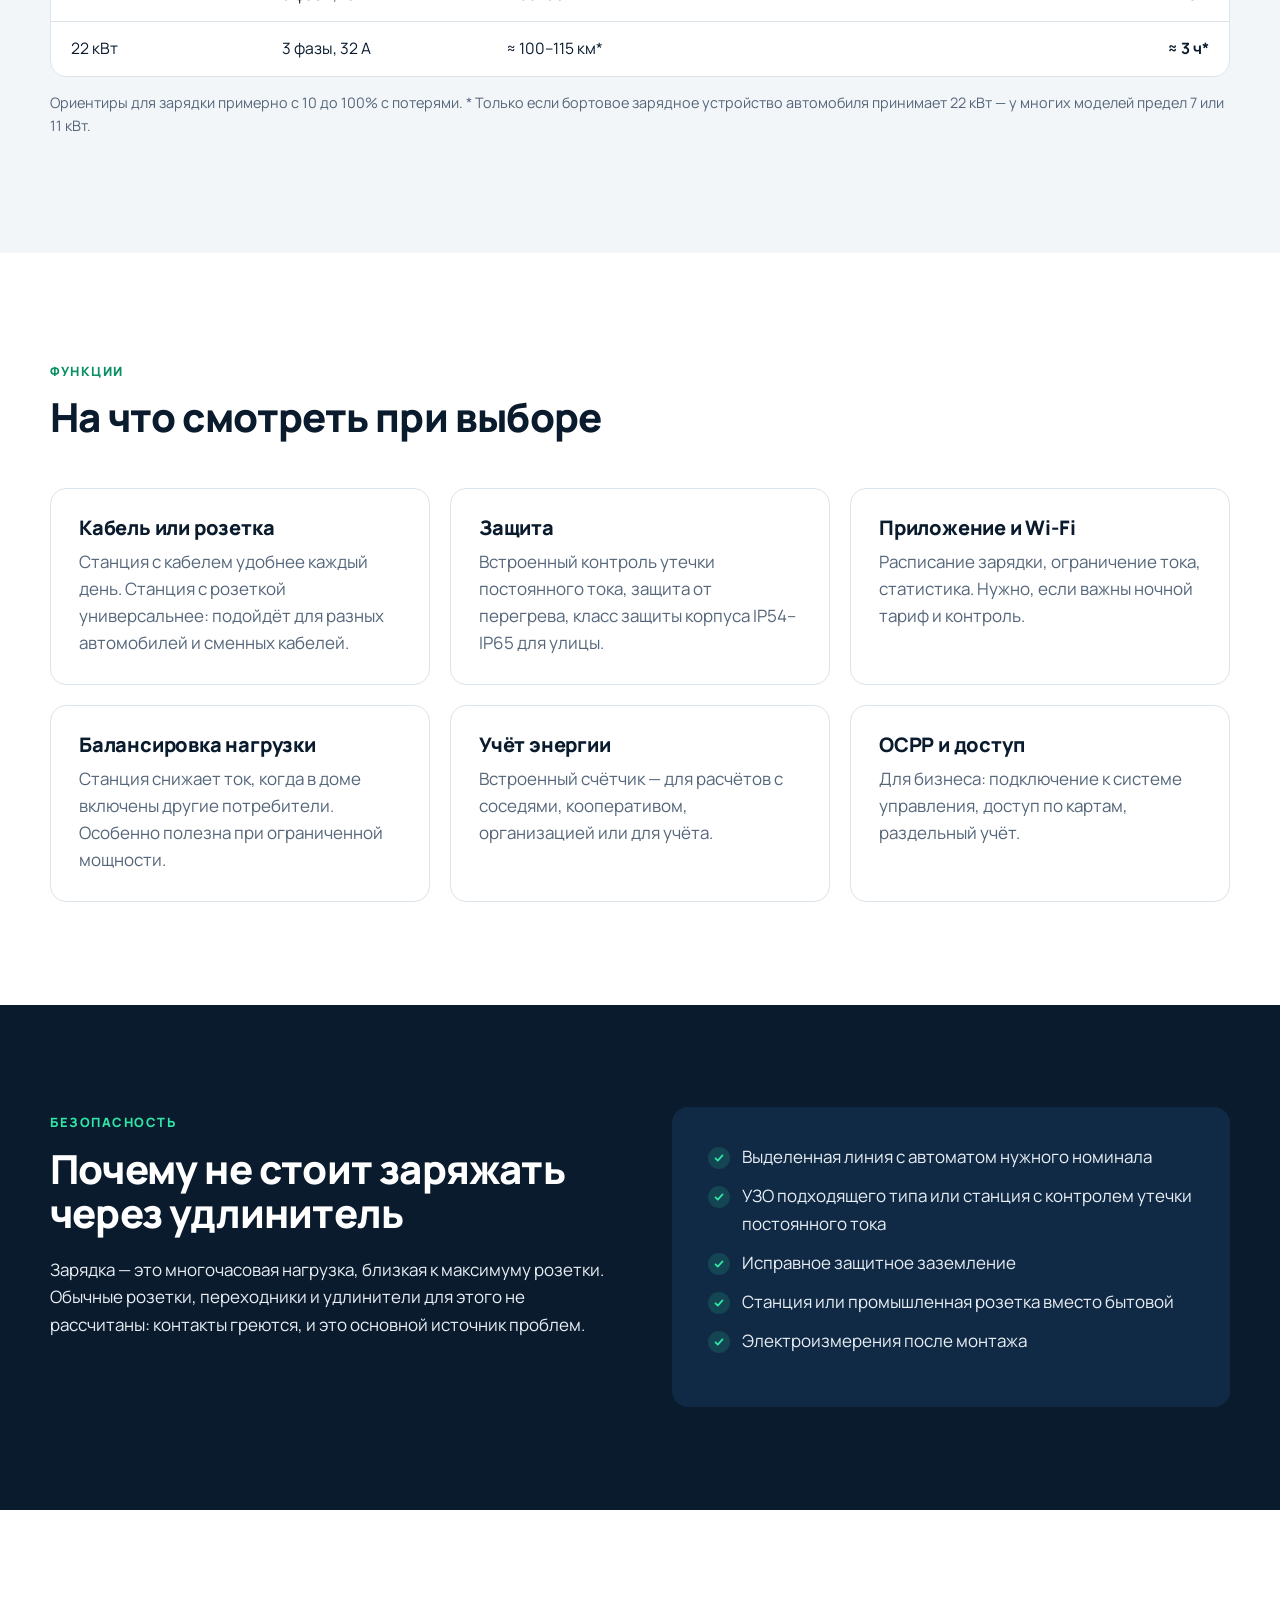
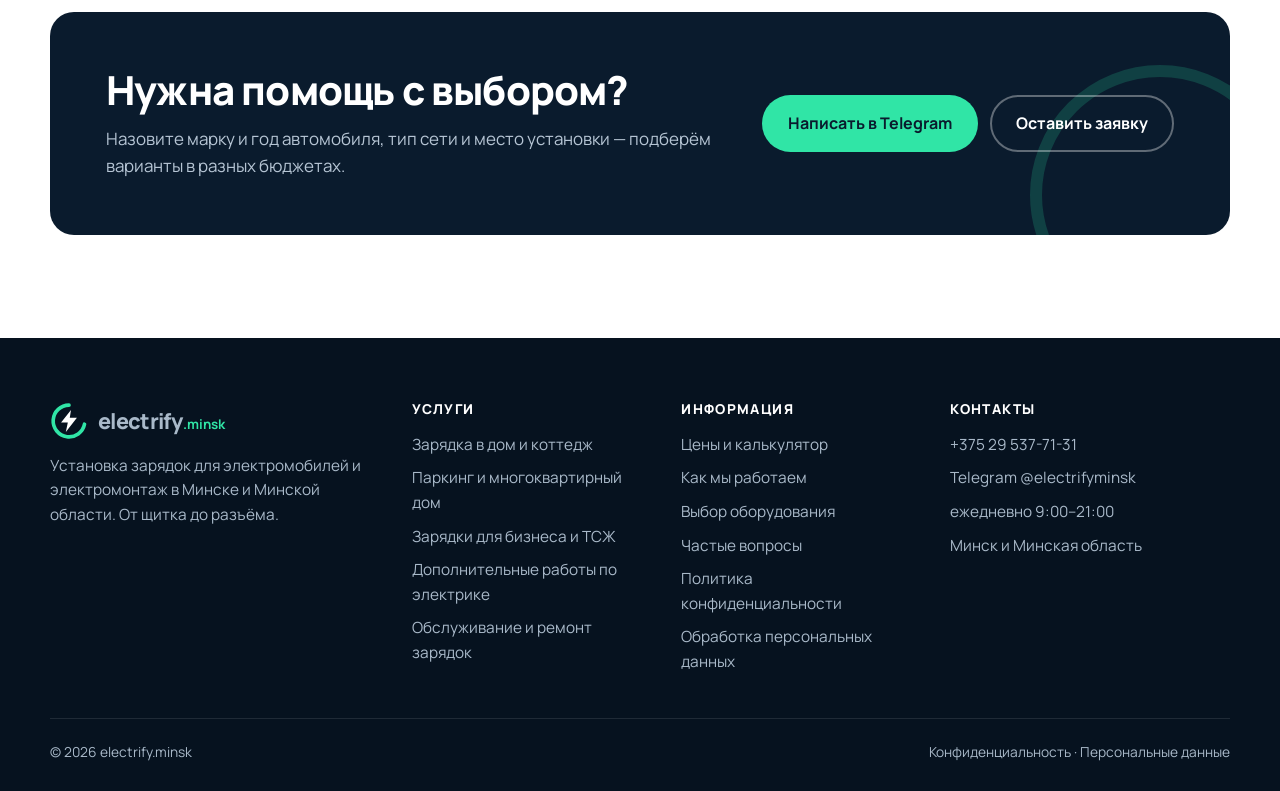
<file: equipment.html>
<!doctype html>
<html lang="ru">
<head>
<meta charset="utf-8">
<meta name="viewport" content="width=device-width, initial-scale=1">
<title>Как выбрать зарядную станцию для электромобиля | electrify.minsk</title>
<meta name="description" content="Разъёмы Type 2 и GB/T, мощность 7, 11 и 22 кВт, защита и умные функции: как выбрать wallbox для дома и не переплатить.">
<meta name="theme-color" content="#0a1b2d">
<meta property="og:type" content="website">
<meta property="og:title" content="Как выбрать зарядную станцию для электромобиля | electrify.minsk">
<meta property="og:description" content="Разъёмы Type 2 и GB/T, мощность 7, 11 и 22 кВт, защита и умные функции: как выбрать wallbox для дома и не переплатить.">
<meta property="og:url" content="https://electrifyminsk.by/equipment.html">
<meta property="og:image" content="https://electrifyminsk.by/assets/og-image.jpg">
<link rel="canonical" href="https://electrifyminsk.by/equipment.html">
<meta property="og:locale" content="ru_RU">
<meta property="og:site_name" content="electrify.minsk">
<meta property="og:image:width" content="1200">
<meta property="og:image:height" content="630">
<meta property="og:image:alt" content="electrify.minsk — установка зарядки для электромобиля под ключ в Минске">
<meta name="twitter:card" content="summary_large_image">
<meta name="twitter:title" content="Как выбрать зарядную станцию для электромобиля | electrify.minsk">
<meta name="twitter:description" content="Разъёмы Type 2 и GB/T, мощность 7, 11 и 22 кВт, защита и умные функции: как выбрать wallbox для дома и не переплатить.">
<meta name="twitter:image" content="https://electrifyminsk.by/assets/og-image.jpg">
<meta name="geo.region" content="BY-HM">
<meta name="geo.placename" content="Минск">
<link rel="icon" href="favicon.ico" sizes="48x48">
<link rel="icon" href="assets/favicon.svg" type="image/svg+xml">
<link rel="apple-touch-icon" href="apple-touch-icon.png">
<link rel="manifest" href="site.webmanifest">
<link rel="preconnect" href="https://fonts.googleapis.com">
<link rel="preconnect" href="https://fonts.gstatic.com" crossorigin>
<link href="https://fonts.googleapis.com/css2?family=Manrope:wght@400;500;600;700;800&display=swap&subset=cyrillic" rel="stylesheet">
<link rel="stylesheet" href="assets/style.css?v=4">
<noscript><style>.reveal{opacity:1;transform:none}</style></noscript>
<!-- seo:v1 -->
<script type="application/ld+json">
{"@context":"https://schema.org","@graph":[{"@type":"WebPage","@id":"https://electrifyminsk.by/equipment.html#webpage","url":"https://electrifyminsk.by/equipment.html","name":"Как выбрать зарядную станцию для электромобиля | electrify.minsk","description":"Разъёмы Type 2 и GB/T, мощность 7, 11 и 22 кВт, защита и умные функции: как выбрать wallbox для дома и не переплатить.","isPartOf":{"@id":"https://electrifyminsk.by/#website"},"about":{"@id":"https://electrifyminsk.by/#business"},"inLanguage":"ru-BY","breadcrumb":{"@id":"https://electrifyminsk.by/equipment.html#breadcrumb"}},{"@type":"BreadcrumbList","@id":"https://electrifyminsk.by/equipment.html#breadcrumb","itemListElement":[{"@type":"ListItem","position":1,"name":"Главная","item":"https://electrifyminsk.by/"},{"@type":"ListItem","position":2,"name":"Оборудование","item":"https://electrifyminsk.by/equipment.html"}]},{"@type":"Article","@id":"https://electrifyminsk.by/equipment.html#article","headline":"Как выбрать зарядную станцию","description":"Разъёмы Type 2 и GB/T, мощность 7, 11 и 22 кВт, защита и умные функции: как выбрать wallbox для дома и не переплатить.","url":"https://electrifyminsk.by/equipment.html","mainEntityOfPage":{"@id":"https://electrifyminsk.by/equipment.html#webpage"},"image":"https://electrifyminsk.by/assets/og-image.jpg","inLanguage":"ru-BY","author":{"@type":"Electrician","@id":"https://electrifyminsk.by/#business","name":"electrify.minsk"},"publisher":{"@type":"Electrician","@id":"https://electrifyminsk.by/#business","name":"electrify.minsk"},"dateModified":"2026-10-23","about":["зарядная станция для электромобиля","wallbox","Type 2","GB/T"]}]}
</script>
</head>
<body>
<div class="topbar"><div class="container">
<span>Минск и Минская область · ежедневно 9:00–21:00</span>
<a href="tel:+375295377131">+375 29 537-71-31</a>
</div></div>
<header class="site-header"><div class="container header-inner">
<a class="brand" href="./" aria-label="electrify.minsk — на главную"><svg viewBox="0 0 48 48" aria-hidden="true"><path d="M24 4a20 20 0 1 0 19.6 24" fill="none" stroke="#30e5a6" stroke-width="4.6" stroke-linecap="round"/><path d="M26.5 10 14 26h8.5L20 38l14-18h-9z" fill="#fff"/></svg><span class="brand-word">electrify<small>.minsk</small></span></a>
<nav class="nav" id="nav" aria-label="Основное меню"><a href="services.html">Услуги</a><a href="prices.html">Цены</a><a href="apartment.html">Многоквартирный дом</a><a href="electrics.html">Электрика</a><a href="equipment.html" aria-current="page">Оборудование</a><a href="faq.html">Вопросы</a></nav>
<a class="btn btn-primary header-cta" href="prices.html#calc-head">Рассчитать стоимость</a>
<button class="burger" type="button" aria-label="Открыть меню" aria-expanded="false" aria-controls="nav"><span></span></button>
</div></header>
<main>
<section class="page-hero"><div class="container">
<nav class="crumbs" aria-label="Хлебные крошки"><a href="./">Главная</a> / Оборудование</nav>
<h1>Как выбрать зарядную станцию</h1><p class="lead">Разъём, мощность, защита, умные функции. Коротко и по делу — чтобы не переплатить и не купить лишнего.</p>
</div></section>

<section class="section"><div class="container">
<div class="section-head reveal"><span class="eyebrow">Разъёмы</span><h2>Какой разъём у вашего автомобиля</h2>
<p>Для домашней зарядки используется переменный ток (AC). Для быстрых DC-станций разъёмы другие — домашнюю станцию с ними не сделать.</p></div>
<div class="table-wrap reveal"><table>
<thead><tr><th class="l">Разъём</th><th class="l">Где встречается</th></tr></thead>
<tbody>
<tr><td class="l"><b>Type 2 (IEC 62196-2)</b></td><td class="l">Европейский стандарт AC: большинство европейских, корейских и многие другие автомобили</td></tr>
<tr><td class="l"><b>GB/T (AC)</b></td><td class="l">Китайский стандарт: многие электромобили китайского производства, поставляемые в Беларусь</td></tr>
<tr><td class="l"><b>Type 1 (SAE J1772)</b></td><td class="l">Американские и часть азиатских автомобилей</td></tr>
<tr><td class="l"><b>CCS2, CHAdeMO, GB/T (DC)</b></td><td class="l">Только быстрые DC-станции, для дома не применяются</td></tr>
</tbody></table></div>
<p class="note" style="margin-top:14px">Версия автомобиля для разных рынков может отличаться. Если не уверены, пришлите фото разъёма или VIN — подскажем.</p>
</div></section>

<section class="section section--alt"><div class="container">
<div class="section-head reveal"><span class="eyebrow">Мощность</span><h2>Сколько нужно киловатт</h2></div>
<div class="table-wrap reveal"><table>
<thead><tr><th class="l">Мощность</th><th class="l">Сеть</th><th class="l">Прирост запаса хода за час</th><th>Батарея 60 кВт·ч</th></tr></thead>
<tbody>
<tr><td class="l">3,7 кВт</td><td class="l">1 фаза, 16 А</td><td class="l">≈ 18–20 км</td><td>≈ 14–15 ч</td></tr>
<tr><td class="l">7,4 кВт</td><td class="l">1 фаза, 32 А</td><td class="l">≈ 35–40 км</td><td>≈ 7–8 ч</td></tr>
<tr><td class="l">11 кВт</td><td class="l">3 фазы, 16 А</td><td class="l">≈ 55–60 км</td><td>≈ 5 ч</td></tr>
<tr><td class="l">22 кВт</td><td class="l">3 фазы, 32 А</td><td class="l">≈ 100–115 км*</td><td>≈ 3 ч*</td></tr>
</tbody></table></div>
<p class="note" style="margin-top:14px">Ориентиры для зарядки примерно с 10 до 100% с потерями. * Только если бортовое зарядное устройство автомобиля принимает 22 кВт — у многих моделей предел 7 или 11 кВт.</p>
</div></section>

<section class="section"><div class="container">
<div class="section-head reveal"><span class="eyebrow">Функции</span><h2>На что смотреть при выборе</h2></div>
<div class="grid grid-3 reveal">
<div class="card"><h3>Кабель или розетка</h3><p>Станция с кабелем удобнее каждый день. Станция с розеткой универсальнее: подойдёт для разных автомобилей и сменных кабелей.</p></div>
<div class="card"><h3>Защита</h3><p>Встроенный контроль утечки постоянного тока, защита от перегрева, класс защиты корпуса IP54–IP65 для улицы.</p></div>
<div class="card"><h3>Приложение и Wi-Fi</h3><p>Расписание зарядки, ограничение тока, статистика. Нужно, если важны ночной тариф и контроль.</p></div>
<div class="card"><h3>Балансировка нагрузки</h3><p>Станция снижает ток, когда в доме включены другие потребители. Особенно полезна при ограниченной мощности.</p></div>
<div class="card"><h3>Учёт энергии</h3><p>Встроенный счётчик — для расчётов с соседями, кооперативом, организацией или для учёта.</p></div>
<div class="card"><h3>OCPP и доступ</h3><p>Для бизнеса: подключение к системе управления, доступ по картам, раздельный учёт.</p></div>
</div></div></section>

<section class="section section--dark"><div class="container split">
<div class="reveal"><span class="eyebrow">Безопасность</span><h2>Почему не стоит заряжать через удлинитель</h2>
<p>Зарядка — это многочасовая нагрузка, близкая к максимуму розетки. Обычные розетки, переходники и удлинители для этого не рассчитаны: контакты греются, и это основной источник проблем.</p></div>
<div class="panel reveal"><ul class="checks">
<li>Выделенная линия с автоматом нужного номинала</li>
<li>УЗО подходящего типа или станция с контролем утечки постоянного тока</li>
<li>Исправное защитное заземление</li>
<li>Станция или промышленная розетка вместо бытовой</li>
<li>Электроизмерения после монтажа</li>
</ul></div>
</div></section>
<section class="section"><div class="container"><div class="cta-band reveal">
<div><h2>Нужна помощь с выбором?</h2><p>Назовите марку и год автомобиля, тип сети и место установки — подберём варианты в разных бюджетах.</p></div>
<div class="btn-row"><a class="btn btn-primary" href="https://t.me/electrifyminsk" rel="noopener">Написать в Telegram</a><a class="btn btn-ghost" href="contacts.html">Оставить заявку</a></div>
</div></div></section>
</main>
<footer class="site-footer"><div class="container">
<div class="footer-grid">
<div><a class="brand" href="./"><svg viewBox="0 0 48 48" aria-hidden="true"><path d="M24 4a20 20 0 1 0 19.6 24" fill="none" stroke="#30e5a6" stroke-width="4.6" stroke-linecap="round"/><path d="M26.5 10 14 26h8.5L20 38l14-18h-9z" fill="#fff"/></svg><span class="brand-word">electrify<small>.minsk</small></span></a>
<p>Установка зарядок для электромобилей и электромонтаж в Минске и Минской области. От щитка до разъёма.</p></div>
<div><h4>Услуги</h4><ul><li><a href="services.html#house">Зарядка в дом и коттедж</a></li><li><a href="apartment.html">Паркинг и многоквартирный дом</a></li><li><a href="services.html#business">Зарядки для бизнеса и ТСЖ</a></li><li><a href="electrics.html">Дополнительные работы по электрике</a></li><li><a href="services.html#service">Обслуживание и ремонт зарядок</a></li></ul></div>
<div><h4>Информация</h4><ul><li><a href="prices.html">Цены и калькулятор</a></li><li><a href="process.html">Как мы работаем</a></li><li><a href="equipment.html">Выбор оборудования</a></li><li><a href="faq.html">Частые вопросы</a></li><li><a href="privacy.html">Политика конфиденциальности</a></li><li><a href="personal-data.html">Обработка персональных данных</a></li></ul></div>
<div><h4>Контакты</h4><ul>
<li><a href="tel:+375295377131">+375 29 537-71-31</a></li>
<li><a href="https://t.me/electrifyminsk" rel="noopener">Telegram @electrifyminsk</a></li>
<li>ежедневно 9:00–21:00</li>
<li>Минск и Минская область</li></ul></div>
</div>
<div class="footer-bottom"><span>© <span id="year">2026</span> electrify.minsk</span><span><a href="privacy.html">Конфиденциальность</a> · <a href="personal-data.html">Персональные данные</a></span></div>
</div></footer>
<div class="mobile-bar">
<a class="btn btn-outline" style="color:#fff;border-color:rgba(255,255,255,.35)" href="tel:+375295377131">Позвонить</a>
<a class="btn btn-primary" href="https://t.me/electrifyminsk" rel="noopener">Написать</a>
</div>
<script src="assets/main.js?v=4"></script>
</body>
</html>
</file>
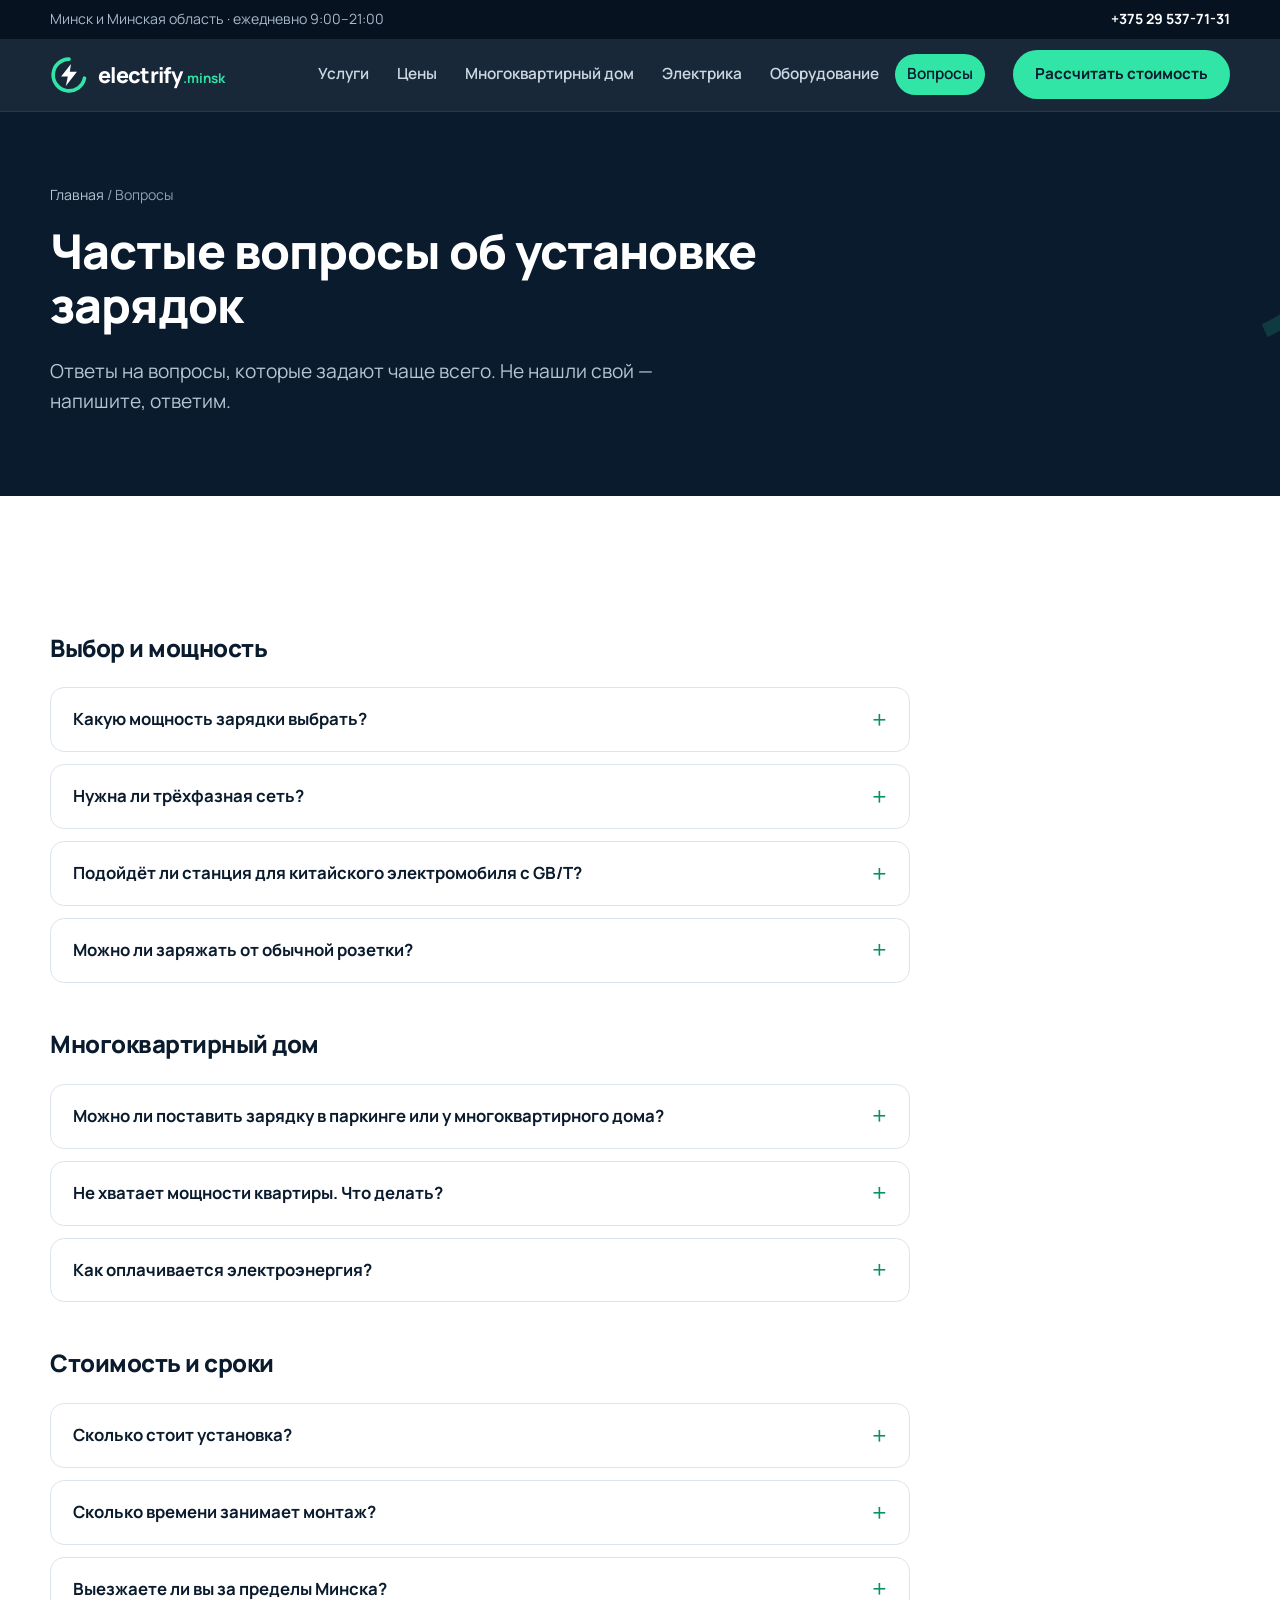
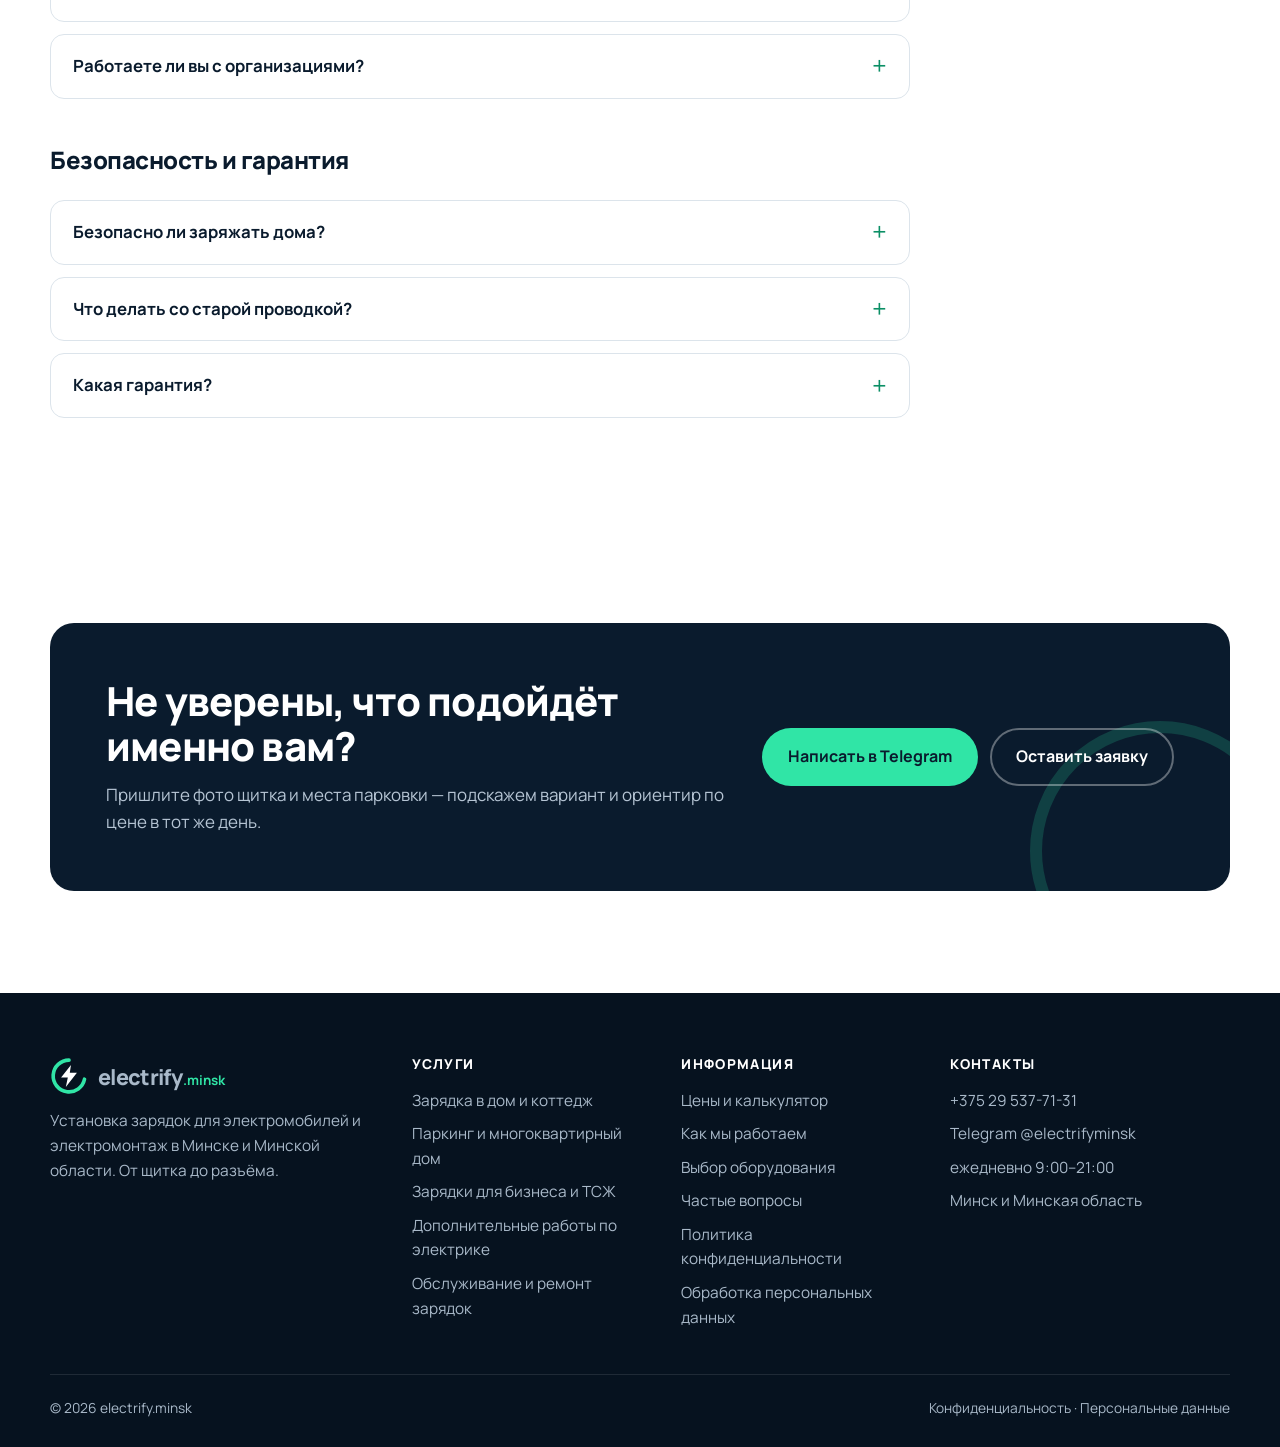
<file: faq.html>
<!doctype html>
<html lang="ru">
<head>
<meta charset="utf-8">
<meta name="viewport" content="width=device-width, initial-scale=1">
<title>Частые вопросы об установке зарядки для электромобиля | electrify.minsk</title>
<meta name="description" content="Ответы: какую мощность выбрать, можно ли поставить зарядку в многоквартирном доме, сколько стоит и сколько занимает установка, как с безопасностью.">
<meta name="theme-color" content="#0a1b2d">
<meta property="og:type" content="website">
<meta property="og:title" content="Частые вопросы об установке зарядки для электромобиля | electrify.minsk">
<meta property="og:description" content="Ответы: какую мощность выбрать, можно ли поставить зарядку в многоквартирном доме, сколько стоит и сколько занимает установка, как с безопасностью.">
<meta property="og:url" content="https://electrifyminsk.by/faq.html">
<meta property="og:image" content="https://electrifyminsk.by/assets/og-image.jpg">
<link rel="canonical" href="https://electrifyminsk.by/faq.html">
<meta property="og:locale" content="ru_RU">
<meta property="og:site_name" content="electrify.minsk">
<meta property="og:image:width" content="1200">
<meta property="og:image:height" content="630">
<meta property="og:image:alt" content="electrify.minsk — установка зарядки для электромобиля под ключ в Минске">
<meta name="twitter:card" content="summary_large_image">
<meta name="twitter:title" content="Частые вопросы об установке зарядки для электромобиля | electrify.minsk">
<meta name="twitter:description" content="Ответы: какую мощность выбрать, можно ли поставить зарядку в многоквартирном доме, сколько стоит и сколько занимает установка, как с безопасностью.">
<meta name="twitter:image" content="https://electrifyminsk.by/assets/og-image.jpg">
<meta name="geo.region" content="BY-HM">
<meta name="geo.placename" content="Минск">
<link rel="icon" href="favicon.ico" sizes="48x48">
<link rel="icon" href="assets/favicon.svg" type="image/svg+xml">
<link rel="apple-touch-icon" href="apple-touch-icon.png">
<link rel="manifest" href="site.webmanifest">
<link rel="preconnect" href="https://fonts.googleapis.com">
<link rel="preconnect" href="https://fonts.gstatic.com" crossorigin>
<link href="https://fonts.googleapis.com/css2?family=Manrope:wght@400;500;600;700;800&display=swap&subset=cyrillic" rel="stylesheet">
<link rel="stylesheet" href="assets/style.css?v=4">
<noscript><style>.reveal{opacity:1;transform:none}</style></noscript>
<!-- seo:v1 -->
<script type="application/ld+json">
{"@context":"https://schema.org","@graph":[{"@type":"FAQPage","@id":"https://electrifyminsk.by/faq.html#webpage","url":"https://electrifyminsk.by/faq.html","name":"Частые вопросы об установке зарядки для электромобиля | electrify.minsk","description":"Ответы: какую мощность выбрать, можно ли поставить зарядку в многоквартирном доме, сколько стоит и сколько занимает установка, как с безопасностью.","isPartOf":{"@id":"https://electrifyminsk.by/#website"},"about":{"@id":"https://electrifyminsk.by/#business"},"inLanguage":"ru-BY","breadcrumb":{"@id":"https://electrifyminsk.by/faq.html#breadcrumb"},"mainEntity":[{"@type":"Question","name":"Какую мощность зарядки выбрать?","acceptedAnswer":{"@type":"Answer","text":"Для большинства подходит 7 кВт: автомобиль успевает зарядиться за ночь. 11 кВт имеет смысл, если у вас трёхфазная сеть и автомобиль принимает 11 кВт. 22 кВт нужен редко и только если это поддерживает ваш автомобиль."}},{"@type":"Question","name":"Нужна ли трёхфазная сеть?","acceptedAnswer":{"@type":"Answer","text":"Нет. Станция 7 кВт работает от однофазной сети. Трёхфазная нужна для 11 и 22 кВт."}},{"@type":"Question","name":"Подойдёт ли станция для китайского электромобиля с GB/T?","acceptedAnswer":{"@type":"Answer","text":"Да. Подберём станцию с нужным разъёмом или с розеткой и подходящим кабелем. Назовите марку и модель."}},{"@type":"Question","name":"Можно ли заряжать от обычной розетки?","acceptedAnswer":{"@type":"Answer","text":"Редко и на малом токе — в исключительных случаях. На постоянной основе — не рекомендуем: бытовые розетки и удлинители не рассчитаны на многочасовую нагрузку. Лучше выделенная линия."}},{"@type":"Question","name":"Можно ли поставить зарядку в паркинге или у многоквартирного дома?","acceptedAnswer":{"@type":"Answer","text":"Как правило, да. Порядок зависит от дома и места парковки: чаще всего требуется согласие управляющей организации, ТСЖ или кооператива. Мы поможем подготовить обращение и документы."}},{"@type":"Question","name":"Не хватает мощности квартиры. Что делать?","acceptedAnswer":{"@type":"Answer","text":"Проверим щиток и допустимую мощность. Можно ограничить ток зарядки, поставить станцию с балансировкой нагрузки или подготовить отдельное подключение, если это возможно технически."}},{"@type":"Question","name":"Как оплачивается электроэнергия?","acceptedAnswer":{"@type":"Answer","text":"Зависит от точки подключения. Если станция подключена к квартире — по вашему счётчику. Можно поставить станцию со встроенным счётчиком или организовать отдельный учёт."}},{"@type":"Question","name":"Сколько стоит установка?","acceptedAnswer":{"@type":"Answer","text":"Пакеты от 650 BYN (линия с розеткой) и от 1 250 BYN (wallbox под ключ). Итог зависит от длины трассы, способа прокладки и состояния щитка. Смотрите страницу цен и калькулятор."}},{"@type":"Question","name":"Сколько времени занимает монтаж?","acceptedAnswer":{"@type":"Answer","text":"Обычно несколько часов — в один день. Сложные объекты могут занять 1–2 дня."}},{"@type":"Question","name":"Выезжаете ли вы за пределы Минска?","acceptedAnswer":{"@type":"Answer","text":"Да, работаем по Минской области. Стоимость выезда называем заранее."}},{"@type":"Question","name":"Работаете ли вы с организациями?","acceptedAnswer":{"@type":"Answer","text":"Да. Работаем по договору с актами; для нескольких точек готовим проектное решение с расчётом нагрузки и учётом."}},{"@type":"Question","name":"Безопасно ли заряжать дома?","acceptedAnswer":{"@type":"Answer","text":"Да, если линия и защиты выполнены правильно: отдельный автомат, подходящее УЗО, заземление, станция или промышленная розетка. После монтажа мы проводим измерения и выдаём протокол."}},{"@type":"Question","name":"Что делать со старой проводкой?","acceptedAnswer":{"@type":"Answer","text":"Проверим состояние на замере. Если кабель не подходит по сечению или нет заземления, предложим безопасные варианты: новая линия, отдельный щиток или модернизация. Подробнее — на странице «Электрика»."}},{"@type":"Question","name":"Какая гарантия?","acceptedAnswer":{"@type":"Answer","text":"На монтажные работы — по договору, на оборудование — гарантия производителя. Условия фиксируем письменно."}}]},{"@type":"BreadcrumbList","@id":"https://electrifyminsk.by/faq.html#breadcrumb","itemListElement":[{"@type":"ListItem","position":1,"name":"Главная","item":"https://electrifyminsk.by/"},{"@type":"ListItem","position":2,"name":"Вопросы","item":"https://electrifyminsk.by/faq.html"}]}]}
</script>
</head>
<body>
<div class="topbar"><div class="container">
<span>Минск и Минская область · ежедневно 9:00–21:00</span>
<a href="tel:+375295377131">+375 29 537-71-31</a>
</div></div>
<header class="site-header"><div class="container header-inner">
<a class="brand" href="./" aria-label="electrify.minsk — на главную"><svg viewBox="0 0 48 48" aria-hidden="true"><path d="M24 4a20 20 0 1 0 19.6 24" fill="none" stroke="#30e5a6" stroke-width="4.6" stroke-linecap="round"/><path d="M26.5 10 14 26h8.5L20 38l14-18h-9z" fill="#fff"/></svg><span class="brand-word">electrify<small>.minsk</small></span></a>
<nav class="nav" id="nav" aria-label="Основное меню"><a href="services.html">Услуги</a><a href="prices.html">Цены</a><a href="apartment.html">Многоквартирный дом</a><a href="electrics.html">Электрика</a><a href="equipment.html">Оборудование</a><a href="faq.html" aria-current="page">Вопросы</a></nav>
<a class="btn btn-primary header-cta" href="prices.html#calc-head">Рассчитать стоимость</a>
<button class="burger" type="button" aria-label="Открыть меню" aria-expanded="false" aria-controls="nav"><span></span></button>
</div></header>
<main>
<section class="page-hero"><div class="container">
<nav class="crumbs" aria-label="Хлебные крошки"><a href="./">Главная</a> / Вопросы</nav>
<h1>Частые вопросы об установке зарядок</h1><p class="lead">Ответы на вопросы, которые задают чаще всего. Не нашли свой — напишите, ответим.</p>
</div></section>
<section class="section"><div class="container"><div class="faq"><h2>Выбор и мощность</h2><details><summary>Какую мощность зарядки выбрать?</summary><p>Для большинства подходит 7 кВт: автомобиль успевает зарядиться за ночь. 11 кВт имеет смысл, если у вас трёхфазная сеть и автомобиль принимает 11 кВт. 22 кВт нужен редко и только если это поддерживает ваш автомобиль.</p></details><details><summary>Нужна ли трёхфазная сеть?</summary><p>Нет. Станция 7 кВт работает от однофазной сети. Трёхфазная нужна для 11 и 22 кВт.</p></details><details><summary>Подойдёт ли станция для китайского электромобиля с GB/T?</summary><p>Да. Подберём станцию с нужным разъёмом или с розеткой и подходящим кабелем. Назовите марку и модель.</p></details><details><summary>Можно ли заряжать от обычной розетки?</summary><p>Редко и на малом токе — в исключительных случаях. На постоянной основе — не рекомендуем: бытовые розетки и удлинители не рассчитаны на многочасовую нагрузку. Лучше выделенная линия.</p></details><h2>Многоквартирный дом</h2><details><summary>Можно ли поставить зарядку в паркинге или у многоквартирного дома?</summary><p>Как правило, да. Порядок зависит от дома и места парковки: чаще всего требуется согласие управляющей организации, ТСЖ или кооператива. Мы поможем подготовить обращение и документы.</p></details><details><summary>Не хватает мощности квартиры. Что делать?</summary><p>Проверим щиток и допустимую мощность. Можно ограничить ток зарядки, поставить станцию с балансировкой нагрузки или подготовить отдельное подключение, если это возможно технически.</p></details><details><summary>Как оплачивается электроэнергия?</summary><p>Зависит от точки подключения. Если станция подключена к квартире — по вашему счётчику. Можно поставить станцию со встроенным счётчиком или организовать отдельный учёт.</p></details><h2>Стоимость и сроки</h2><details><summary>Сколько стоит установка?</summary><p>Пакеты от 650 BYN (линия с розеткой) и от 1 250 BYN (wallbox под ключ). Итог зависит от длины трассы, способа прокладки и состояния щитка. Смотрите <a href='prices.html'>страницу цен</a> и калькулятор.</p></details><details><summary>Сколько времени занимает монтаж?</summary><p>Обычно несколько часов — в один день. Сложные объекты могут занять 1–2 дня.</p></details><details><summary>Выезжаете ли вы за пределы Минска?</summary><p>Да, работаем по Минской области. Стоимость выезда называем заранее.</p></details><details><summary>Работаете ли вы с организациями?</summary><p>Да. Работаем по договору с актами; для нескольких точек готовим проектное решение с расчётом нагрузки и учётом.</p></details><h2>Безопасность и гарантия</h2><details><summary>Безопасно ли заряжать дома?</summary><p>Да, если линия и защиты выполнены правильно: отдельный автомат, подходящее УЗО, заземление, станция или промышленная розетка. После монтажа мы проводим измерения и выдаём протокол.</p></details><details><summary>Что делать со старой проводкой?</summary><p>Проверим состояние на замере. Если кабель не подходит по сечению или нет заземления, предложим безопасные варианты: новая линия, отдельный щиток или модернизация. Подробнее — на странице <a href='electrics.html'>«Электрика»</a>.</p></details><details><summary>Какая гарантия?</summary><p>На монтажные работы — по договору, на оборудование — гарантия производителя. Условия фиксируем письменно.</p></details></div></div></section><section class="section"><div class="container"><div class="cta-band reveal">
<div><h2>Не уверены, что подойдёт именно вам?</h2><p>Пришлите фото щитка и места парковки — подскажем вариант и ориентир по цене в тот же день.</p></div>
<div class="btn-row"><a class="btn btn-primary" href="https://t.me/electrifyminsk" rel="noopener">Написать в Telegram</a><a class="btn btn-ghost" href="contacts.html">Оставить заявку</a></div>
</div></div></section>
</main>
<footer class="site-footer"><div class="container">
<div class="footer-grid">
<div><a class="brand" href="./"><svg viewBox="0 0 48 48" aria-hidden="true"><path d="M24 4a20 20 0 1 0 19.6 24" fill="none" stroke="#30e5a6" stroke-width="4.6" stroke-linecap="round"/><path d="M26.5 10 14 26h8.5L20 38l14-18h-9z" fill="#fff"/></svg><span class="brand-word">electrify<small>.minsk</small></span></a>
<p>Установка зарядок для электромобилей и электромонтаж в Минске и Минской области. От щитка до разъёма.</p></div>
<div><h4>Услуги</h4><ul><li><a href="services.html#house">Зарядка в дом и коттедж</a></li><li><a href="apartment.html">Паркинг и многоквартирный дом</a></li><li><a href="services.html#business">Зарядки для бизнеса и ТСЖ</a></li><li><a href="electrics.html">Дополнительные работы по электрике</a></li><li><a href="services.html#service">Обслуживание и ремонт зарядок</a></li></ul></div>
<div><h4>Информация</h4><ul><li><a href="prices.html">Цены и калькулятор</a></li><li><a href="process.html">Как мы работаем</a></li><li><a href="equipment.html">Выбор оборудования</a></li><li><a href="faq.html">Частые вопросы</a></li><li><a href="privacy.html">Политика конфиденциальности</a></li><li><a href="personal-data.html">Обработка персональных данных</a></li></ul></div>
<div><h4>Контакты</h4><ul>
<li><a href="tel:+375295377131">+375 29 537-71-31</a></li>
<li><a href="https://t.me/electrifyminsk" rel="noopener">Telegram @electrifyminsk</a></li>
<li>ежедневно 9:00–21:00</li>
<li>Минск и Минская область</li></ul></div>
</div>
<div class="footer-bottom"><span>© <span id="year">2026</span> electrify.minsk</span><span><a href="privacy.html">Конфиденциальность</a> · <a href="personal-data.html">Персональные данные</a></span></div>
</div></footer>
<div class="mobile-bar">
<a class="btn btn-outline" style="color:#fff;border-color:rgba(255,255,255,.35)" href="tel:+375295377131">Позвонить</a>
<a class="btn btn-primary" href="https://t.me/electrifyminsk" rel="noopener">Написать</a>
</div>
<script src="assets/main.js?v=4"></script>
</body>
</html>
</file>
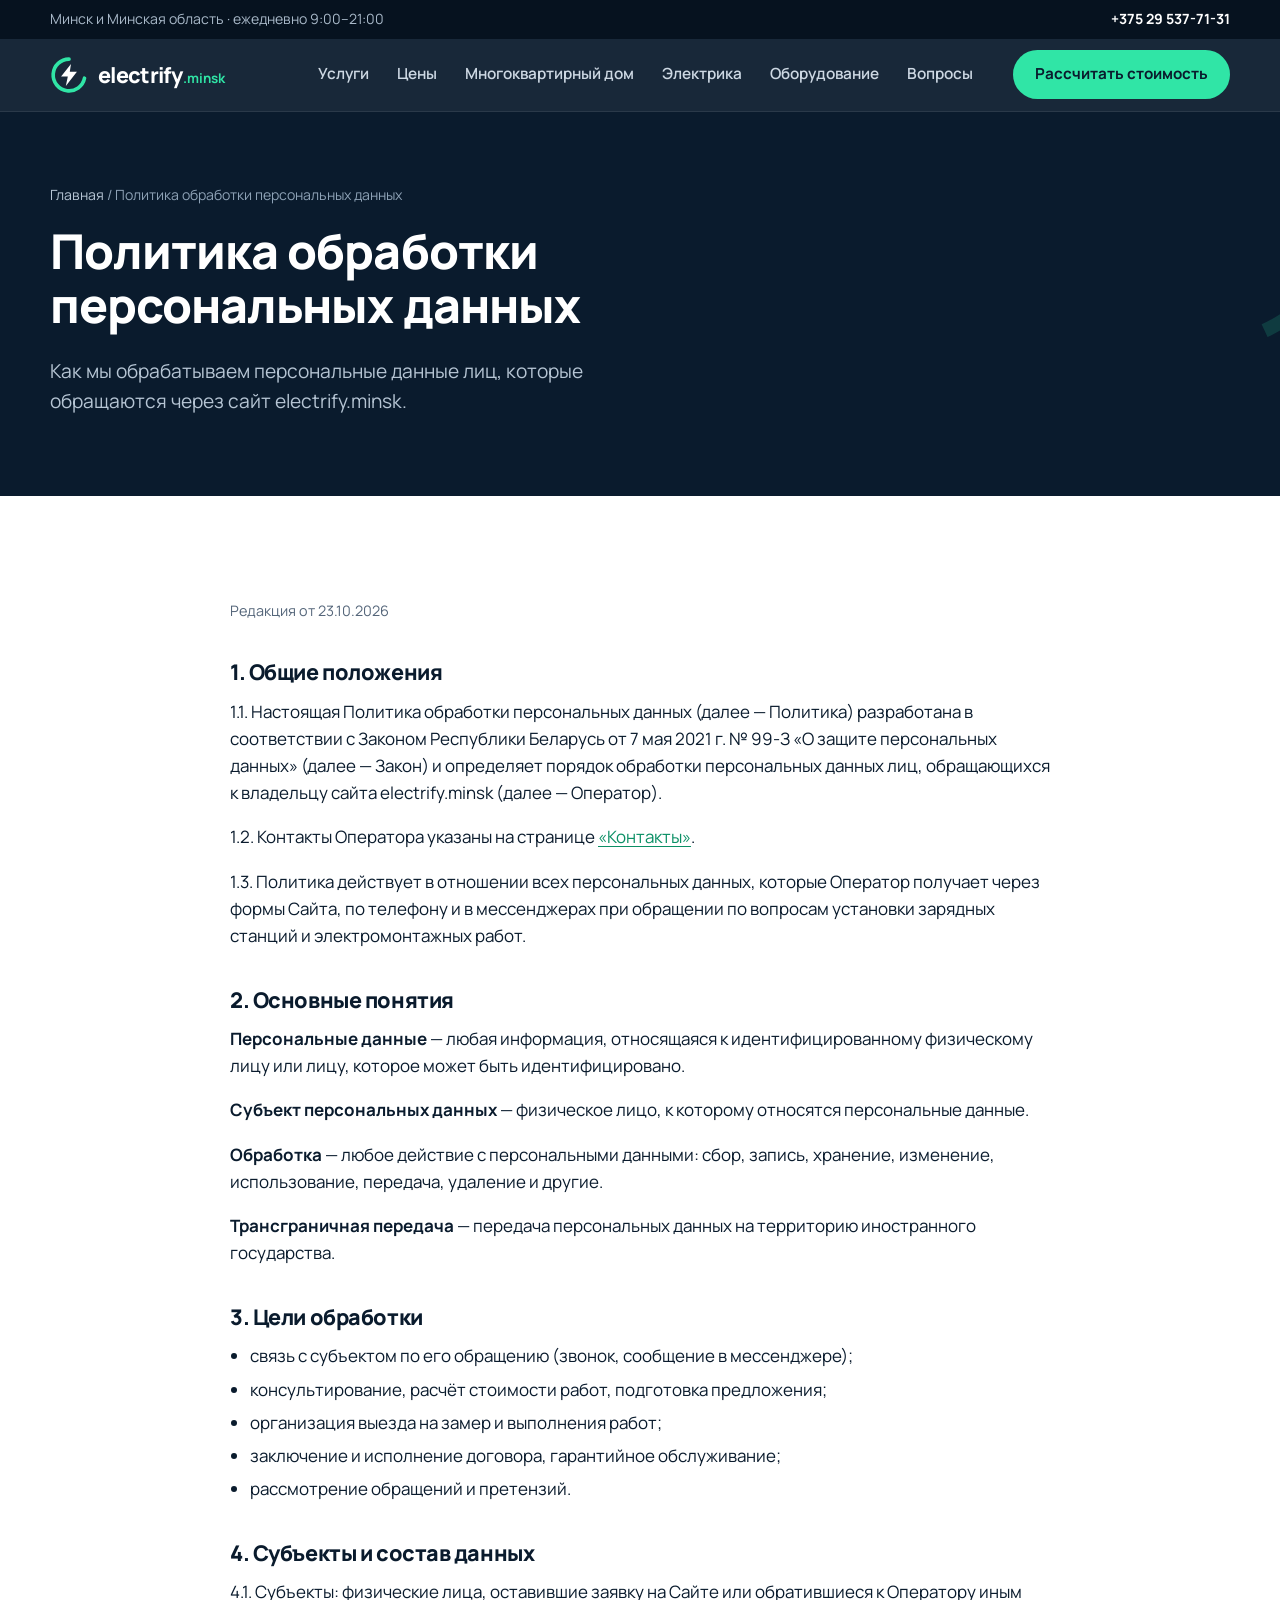
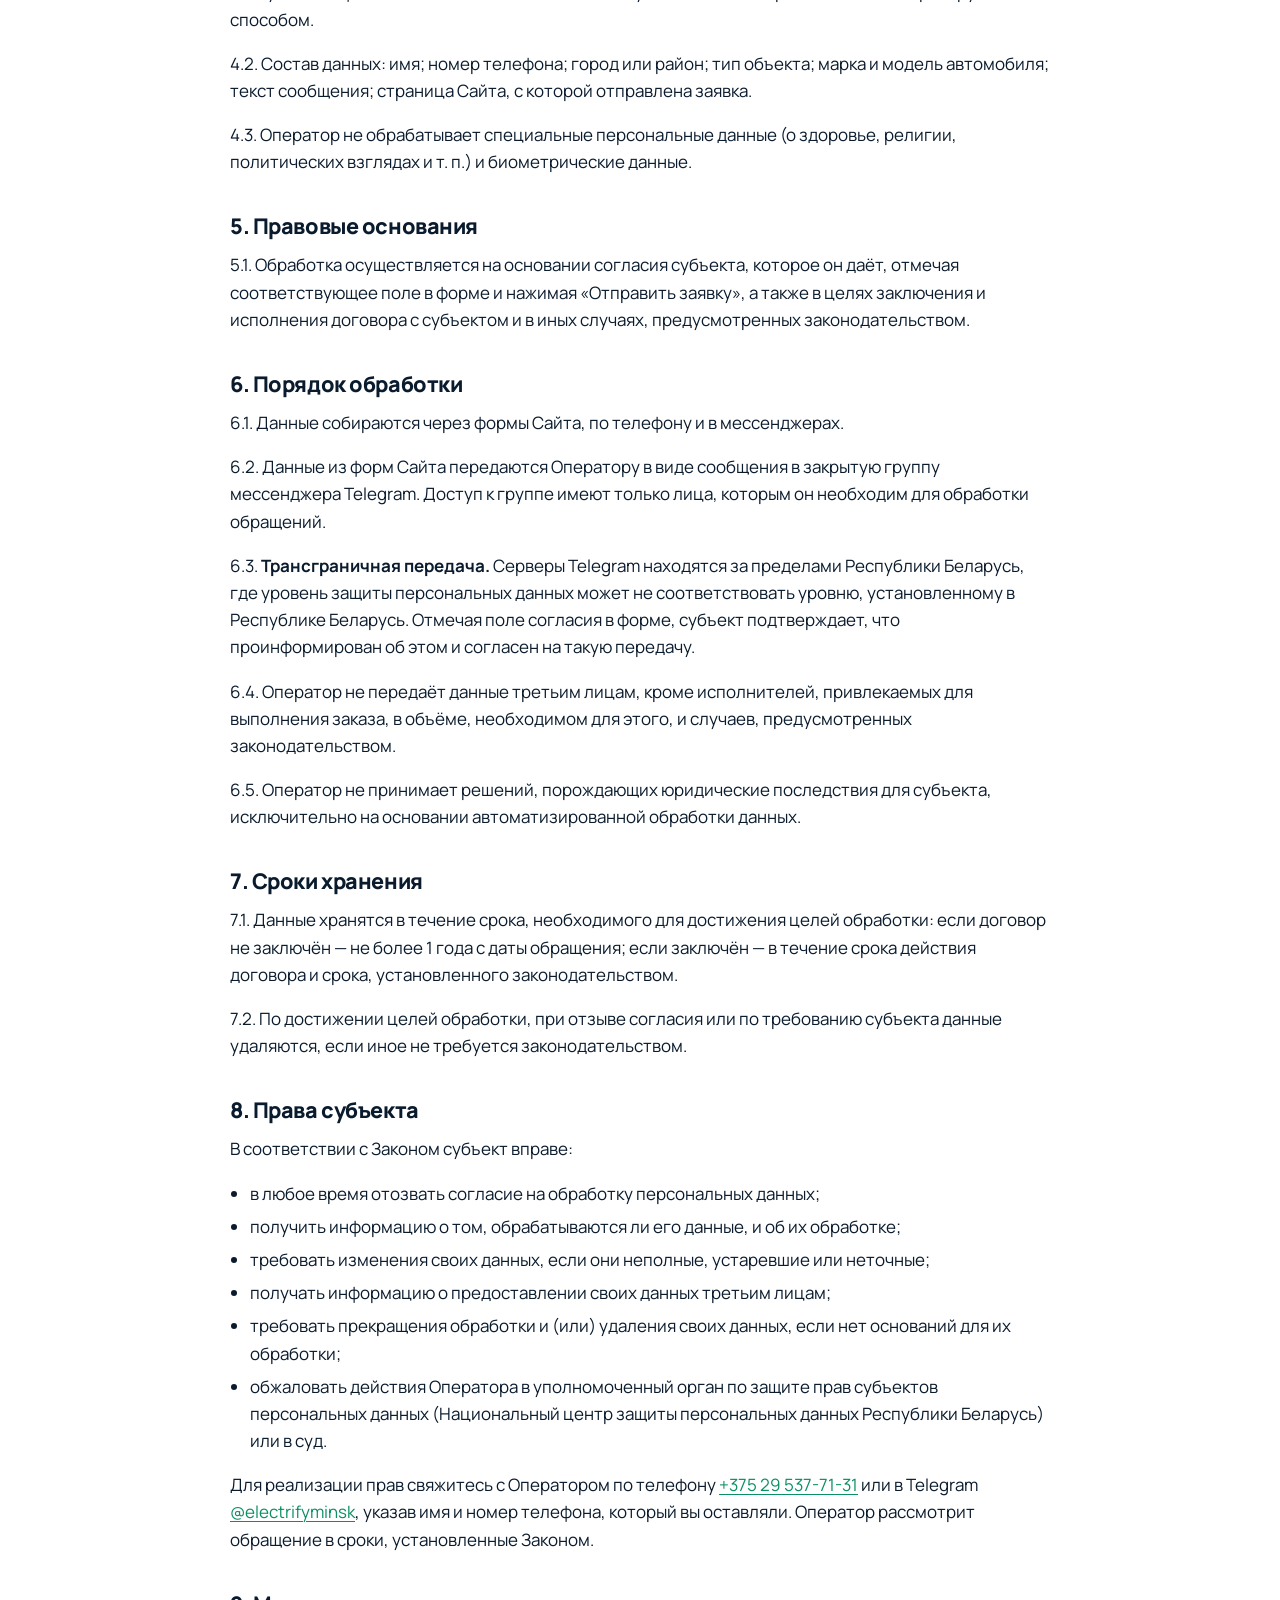
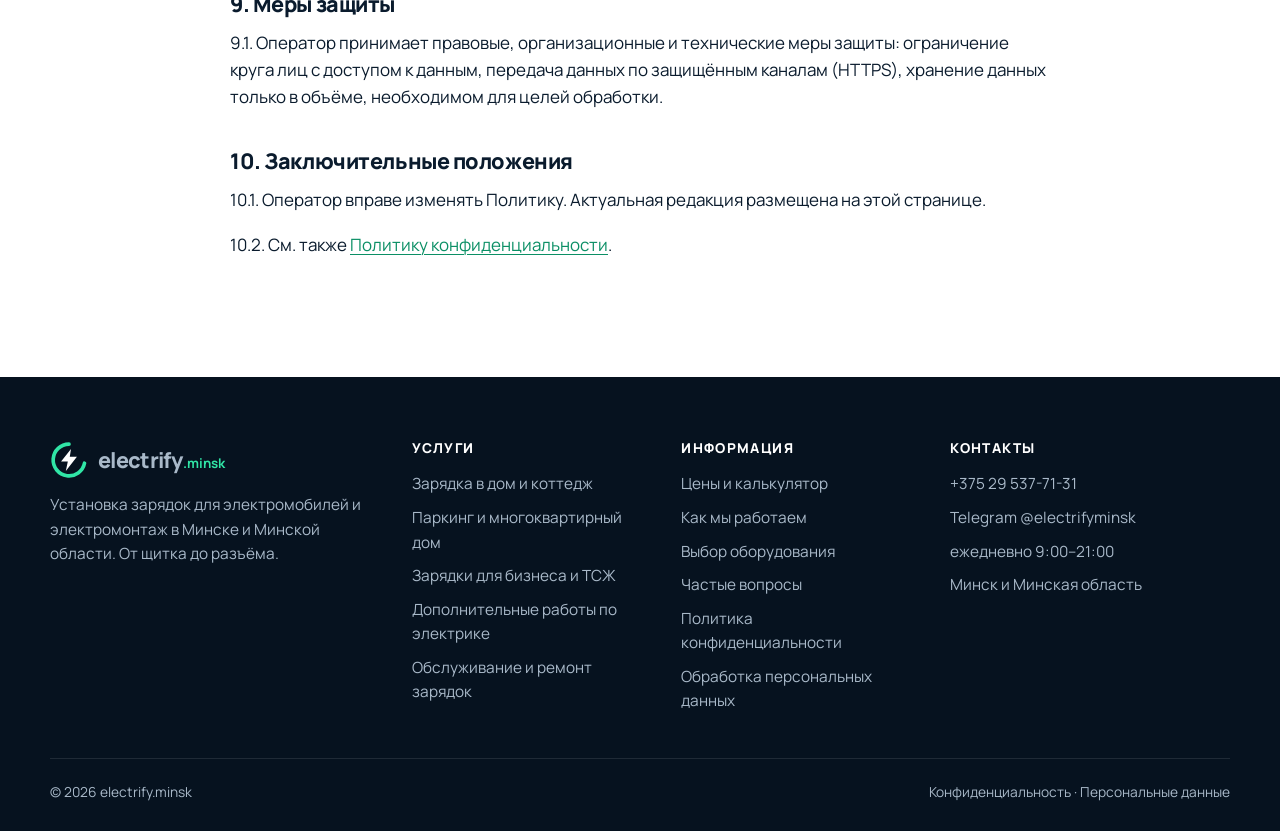
<file: personal-data.html>
<!doctype html>
<html lang="ru">
<head>
<meta charset="utf-8">
<meta name="viewport" content="width=device-width, initial-scale=1">
<title>Политика обработки персональных данных | electrify.minsk</title>
<meta name="description" content="Политика обработки персональных данных сайта electrify.minsk: цели, состав данных, трансграничная передача, права субъекта.">
<meta name="robots" content="noindex, follow">
<meta name="theme-color" content="#0a1b2d">
<meta property="og:type" content="website">
<meta property="og:title" content="Политика обработки персональных данных | electrify.minsk">
<meta property="og:description" content="Политика обработки персональных данных сайта electrify.minsk: цели, состав данных, трансграничная передача, права субъекта.">
<meta property="og:url" content="https://electrifyminsk.by/personal-data.html">
<meta property="og:image" content="https://electrifyminsk.by/assets/og-image.jpg">
<link rel="canonical" href="https://electrifyminsk.by/personal-data.html">
<meta property="og:locale" content="ru_RU">
<meta property="og:site_name" content="electrify.minsk">
<meta property="og:image:width" content="1200">
<meta property="og:image:height" content="630">
<meta property="og:image:alt" content="electrify.minsk — установка зарядки для электромобиля под ключ в Минске">
<meta name="twitter:card" content="summary_large_image">
<meta name="twitter:title" content="Политика обработки персональных данных | electrify.minsk">
<meta name="twitter:description" content="Политика обработки персональных данных сайта electrify.minsk: цели, состав данных, трансграничная передача, права субъекта.">
<meta name="twitter:image" content="https://electrifyminsk.by/assets/og-image.jpg">
<meta name="geo.region" content="BY-HM">
<meta name="geo.placename" content="Минск">
<link rel="icon" href="favicon.ico" sizes="48x48">
<link rel="icon" href="assets/favicon.svg" type="image/svg+xml">
<link rel="apple-touch-icon" href="apple-touch-icon.png">
<link rel="manifest" href="site.webmanifest">
<link rel="preconnect" href="https://fonts.googleapis.com">
<link rel="preconnect" href="https://fonts.gstatic.com" crossorigin>
<link href="https://fonts.googleapis.com/css2?family=Manrope:wght@400;500;600;700;800&display=swap&subset=cyrillic" rel="stylesheet">
<link rel="stylesheet" href="assets/style.css?v=4">
<noscript><style>.reveal{opacity:1;transform:none}</style></noscript>
<!-- seo:v1 -->
<script type="application/ld+json">
{"@context":"https://schema.org","@graph":[{"@type":"WebPage","@id":"https://electrifyminsk.by/personal-data.html#webpage","url":"https://electrifyminsk.by/personal-data.html","name":"Политика обработки персональных данных | electrify.minsk","description":"Политика обработки персональных данных сайта electrify.minsk: цели, состав данных, трансграничная передача, права субъекта.","isPartOf":{"@id":"https://electrifyminsk.by/#website"},"about":{"@id":"https://electrifyminsk.by/#business"},"inLanguage":"ru-BY","breadcrumb":{"@id":"https://electrifyminsk.by/personal-data.html#breadcrumb"}},{"@type":"BreadcrumbList","@id":"https://electrifyminsk.by/personal-data.html#breadcrumb","itemListElement":[{"@type":"ListItem","position":1,"name":"Главная","item":"https://electrifyminsk.by/"},{"@type":"ListItem","position":2,"name":"Политика обработки персональных данных","item":"https://electrifyminsk.by/personal-data.html"}]}]}
</script>
</head>
<body>
<div class="topbar"><div class="container">
<span>Минск и Минская область · ежедневно 9:00–21:00</span>
<a href="tel:+375295377131">+375 29 537-71-31</a>
</div></div>
<header class="site-header"><div class="container header-inner">
<a class="brand" href="./" aria-label="electrify.minsk — на главную"><svg viewBox="0 0 48 48" aria-hidden="true"><path d="M24 4a20 20 0 1 0 19.6 24" fill="none" stroke="#30e5a6" stroke-width="4.6" stroke-linecap="round"/><path d="M26.5 10 14 26h8.5L20 38l14-18h-9z" fill="#fff"/></svg><span class="brand-word">electrify<small>.minsk</small></span></a>
<nav class="nav" id="nav" aria-label="Основное меню"><a href="services.html">Услуги</a><a href="prices.html">Цены</a><a href="apartment.html">Многоквартирный дом</a><a href="electrics.html">Электрика</a><a href="equipment.html">Оборудование</a><a href="faq.html">Вопросы</a></nav>
<a class="btn btn-primary header-cta" href="prices.html#calc-head">Рассчитать стоимость</a>
<button class="burger" type="button" aria-label="Открыть меню" aria-expanded="false" aria-controls="nav"><span></span></button>
</div></header>
<main>
<section class="page-hero"><div class="container">
<nav class="crumbs" aria-label="Хлебные крошки"><a href="./">Главная</a> / Политика обработки персональных данных</nav>
<h1>Политика обработки персональных данных</h1><p class="lead">Как мы обрабатываем персональные данные лиц, которые обращаются через сайт electrify.minsk.</p>
</div></section>

<section class="section"><div class="container legal">
<p class="note">Редакция от 23.10.2026</p>

<h2>1. Общие положения</h2>
<p>1.1. Настоящая Политика обработки персональных данных (далее — Политика) разработана в соответствии с Законом Республики Беларусь от 7 мая 2021 г. № 99-З «О защите персональных данных» (далее — Закон) и определяет порядок обработки персональных данных лиц, обращающихся к владельцу сайта electrify.minsk (далее — Оператор).</p>
<p>1.2. Контакты Оператора указаны на странице <a href="contacts.html">«Контакты»</a>.</p>
<p>1.3. Политика действует в отношении всех персональных данных, которые Оператор получает через формы Сайта, по телефону и в мессенджерах при обращении по вопросам установки зарядных станций и электромонтажных работ.</p>

<h2>2. Основные понятия</h2>
<p><b>Персональные данные</b> — любая информация, относящаяся к идентифицированному физическому лицу или лицу, которое может быть идентифицировано.</p>
<p><b>Субъект персональных данных</b> — физическое лицо, к которому относятся персональные данные.</p>
<p><b>Обработка</b> — любое действие с персональными данными: сбор, запись, хранение, изменение, использование, передача, удаление и другие.</p>
<p><b>Трансграничная передача</b> — передача персональных данных на территорию иностранного государства.</p>

<h2>3. Цели обработки</h2>
<ul>
<li>связь с субъектом по его обращению (звонок, сообщение в мессенджере);</li>
<li>консультирование, расчёт стоимости работ, подготовка предложения;</li>
<li>организация выезда на замер и выполнения работ;</li>
<li>заключение и исполнение договора, гарантийное обслуживание;</li>
<li>рассмотрение обращений и претензий.</li>
</ul>

<h2>4. Субъекты и состав данных</h2>
<p>4.1. Субъекты: физические лица, оставившие заявку на Сайте или обратившиеся к Оператору иным способом.</p>
<p>4.2. Состав данных: имя; номер телефона; город или район; тип объекта; марка и модель автомобиля; текст сообщения; страница Сайта, с которой отправлена заявка.</p>
<p>4.3. Оператор не обрабатывает специальные персональные данные (о здоровье, религии, политических взглядах и т. п.) и биометрические данные.</p>

<h2>5. Правовые основания</h2>
<p>5.1. Обработка осуществляется на основании согласия субъекта, которое он даёт, отмечая соответствующее поле в форме и нажимая «Отправить заявку», а также в целях заключения и исполнения договора с субъектом и в иных случаях, предусмотренных законодательством.</p>

<h2>6. Порядок обработки</h2>
<p>6.1. Данные собираются через формы Сайта, по телефону и в мессенджерах.</p>
<p>6.2. Данные из форм Сайта передаются Оператору в виде сообщения в закрытую группу мессенджера Telegram. Доступ к группе имеют только лица, которым он необходим для обработки обращений.</p>
<p>6.3. <b>Трансграничная передача.</b> Серверы Telegram находятся за пределами Республики Беларусь, где уровень защиты персональных данных может не соответствовать уровню, установленному в Республике Беларусь. Отмечая поле согласия в форме, субъект подтверждает, что проинформирован об этом и согласен на такую передачу.</p>
<p>6.4. Оператор не передаёт данные третьим лицам, кроме исполнителей, привлекаемых для выполнения заказа, в объёме, необходимом для этого, и случаев, предусмотренных законодательством.</p>
<p>6.5. Оператор не принимает решений, порождающих юридические последствия для субъекта, исключительно на основании автоматизированной обработки данных.</p>

<h2>7. Сроки хранения</h2>
<p>7.1. Данные хранятся в течение срока, необходимого для достижения целей обработки: если договор не заключён — не более 1 года с даты обращения; если заключён — в течение срока действия договора и срока, установленного законодательством.</p>
<p>7.2. По достижении целей обработки, при отзыве согласия или по требованию субъекта данные удаляются, если иное не требуется законодательством.</p>

<h2>8. Права субъекта</h2>
<p>В соответствии с Законом субъект вправе:</p>
<ul>
<li>в любое время отозвать согласие на обработку персональных данных;</li>
<li>получить информацию о том, обрабатываются ли его данные, и об их обработке;</li>
<li>требовать изменения своих данных, если они неполные, устаревшие или неточные;</li>
<li>получать информацию о предоставлении своих данных третьим лицам;</li>
<li>требовать прекращения обработки и (или) удаления своих данных, если нет оснований для их обработки;</li>
<li>обжаловать действия Оператора в уполномоченный орган по защите прав субъектов персональных данных (Национальный центр защиты персональных данных Республики Беларусь) или в суд.</li>
</ul>
<p>Для реализации прав свяжитесь с Оператором по телефону <a href="tel:+375295377131">+375 29 537-71-31</a> или в Telegram <a href="https://t.me/electrifyminsk" rel="noopener">@electrifyminsk</a>, указав имя и номер телефона, который вы оставляли. Оператор рассмотрит обращение в сроки, установленные Законом.</p>

<h2>9. Меры защиты</h2>
<p>9.1. Оператор принимает правовые, организационные и технические меры защиты: ограничение круга лиц с доступом к данным, передача данных по защищённым каналам (HTTPS), хранение данных только в объёме, необходимом для целей обработки.</p>

<h2>10. Заключительные положения</h2>
<p>10.1. Оператор вправе изменять Политику. Актуальная редакция размещена на этой странице.</p>
<p>10.2. См. также <a href="privacy.html">Политику конфиденциальности</a>.</p>
</div></section>
</main>
<footer class="site-footer"><div class="container">
<div class="footer-grid">
<div><a class="brand" href="./"><svg viewBox="0 0 48 48" aria-hidden="true"><path d="M24 4a20 20 0 1 0 19.6 24" fill="none" stroke="#30e5a6" stroke-width="4.6" stroke-linecap="round"/><path d="M26.5 10 14 26h8.5L20 38l14-18h-9z" fill="#fff"/></svg><span class="brand-word">electrify<small>.minsk</small></span></a>
<p>Установка зарядок для электромобилей и электромонтаж в Минске и Минской области. От щитка до разъёма.</p></div>
<div><h4>Услуги</h4><ul><li><a href="services.html#house">Зарядка в дом и коттедж</a></li><li><a href="apartment.html">Паркинг и многоквартирный дом</a></li><li><a href="services.html#business">Зарядки для бизнеса и ТСЖ</a></li><li><a href="electrics.html">Дополнительные работы по электрике</a></li><li><a href="services.html#service">Обслуживание и ремонт зарядок</a></li></ul></div>
<div><h4>Информация</h4><ul><li><a href="prices.html">Цены и калькулятор</a></li><li><a href="process.html">Как мы работаем</a></li><li><a href="equipment.html">Выбор оборудования</a></li><li><a href="faq.html">Частые вопросы</a></li><li><a href="privacy.html">Политика конфиденциальности</a></li><li><a href="personal-data.html">Обработка персональных данных</a></li></ul></div>
<div><h4>Контакты</h4><ul>
<li><a href="tel:+375295377131">+375 29 537-71-31</a></li>
<li><a href="https://t.me/electrifyminsk" rel="noopener">Telegram @electrifyminsk</a></li>
<li>ежедневно 9:00–21:00</li>
<li>Минск и Минская область</li></ul></div>
</div>
<div class="footer-bottom"><span>© <span id="year">2026</span> electrify.minsk</span><span><a href="privacy.html">Конфиденциальность</a> · <a href="personal-data.html">Персональные данные</a></span></div>
</div></footer>
<div class="mobile-bar">
<a class="btn btn-outline" style="color:#fff;border-color:rgba(255,255,255,.35)" href="tel:+375295377131">Позвонить</a>
<a class="btn btn-primary" href="https://t.me/electrifyminsk" rel="noopener">Написать</a>
</div>
<script src="assets/main.js?v=4"></script>
</body>
</html>
</file>
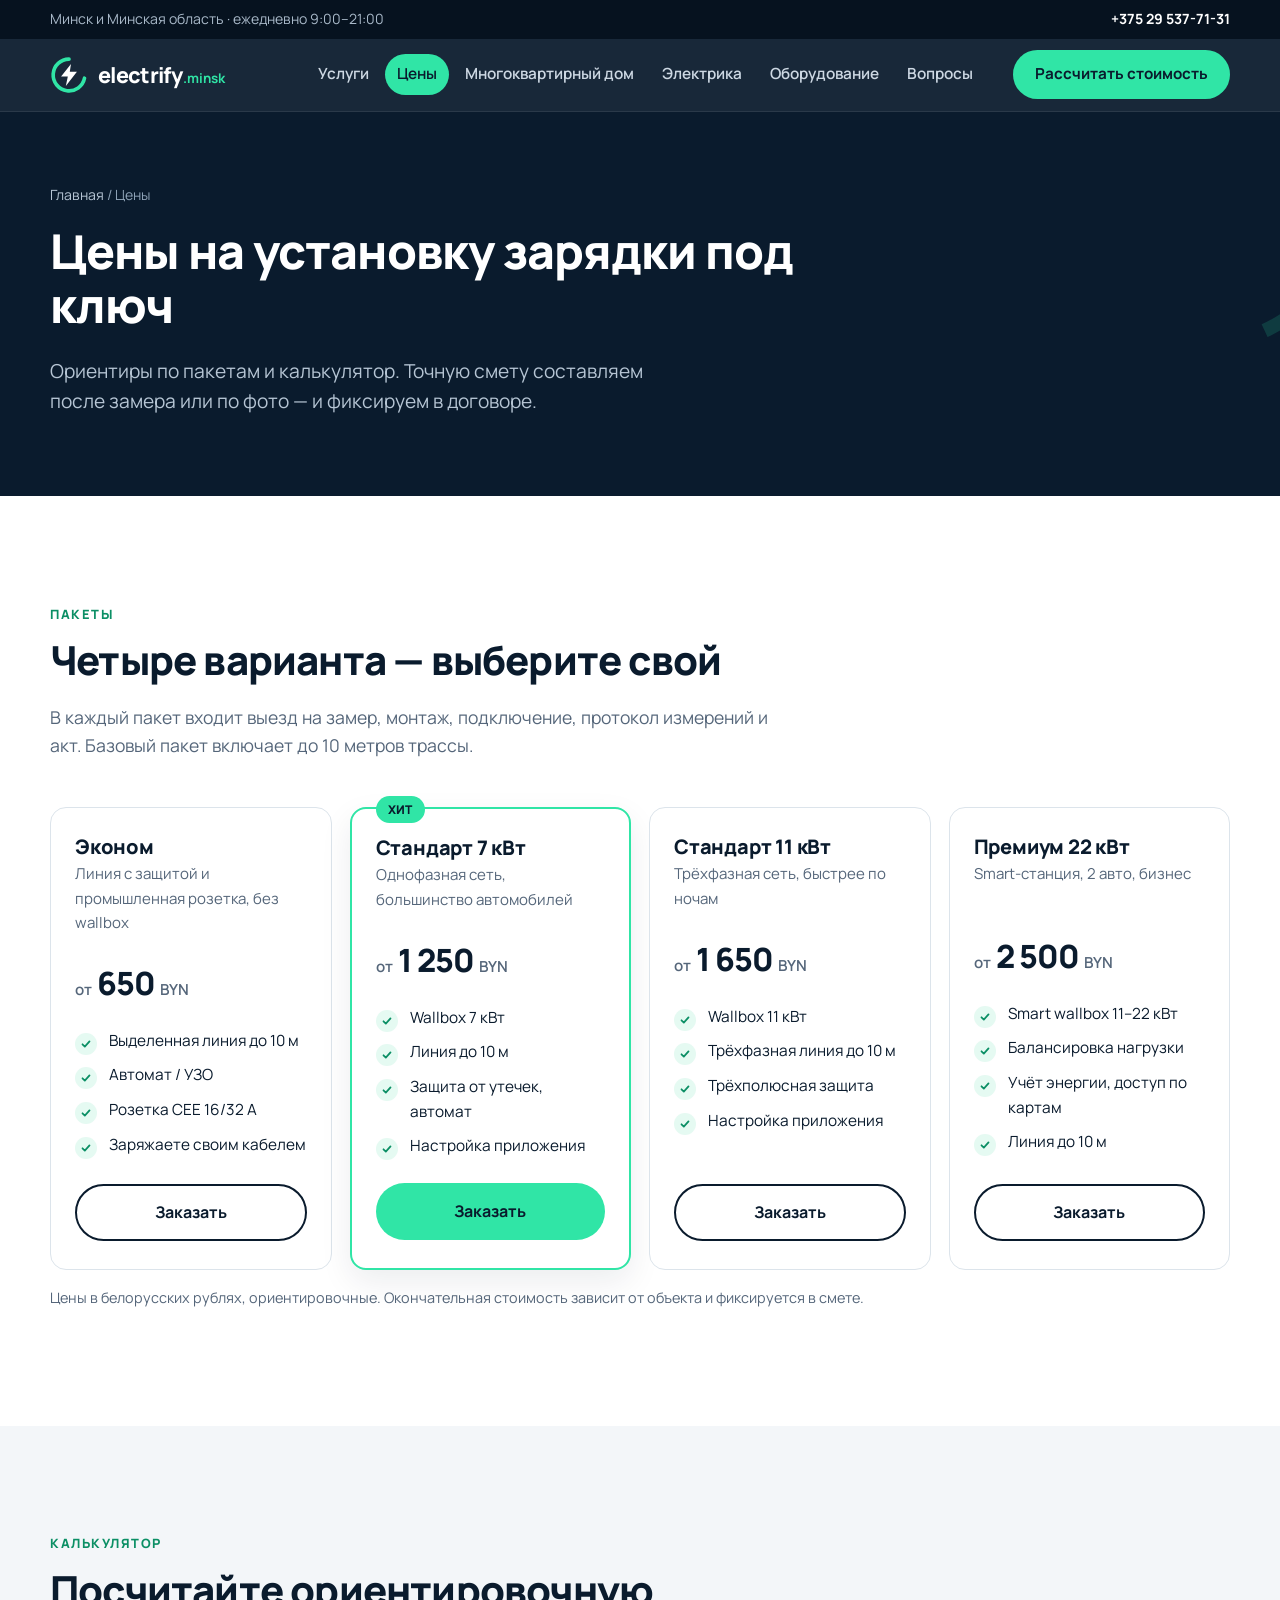
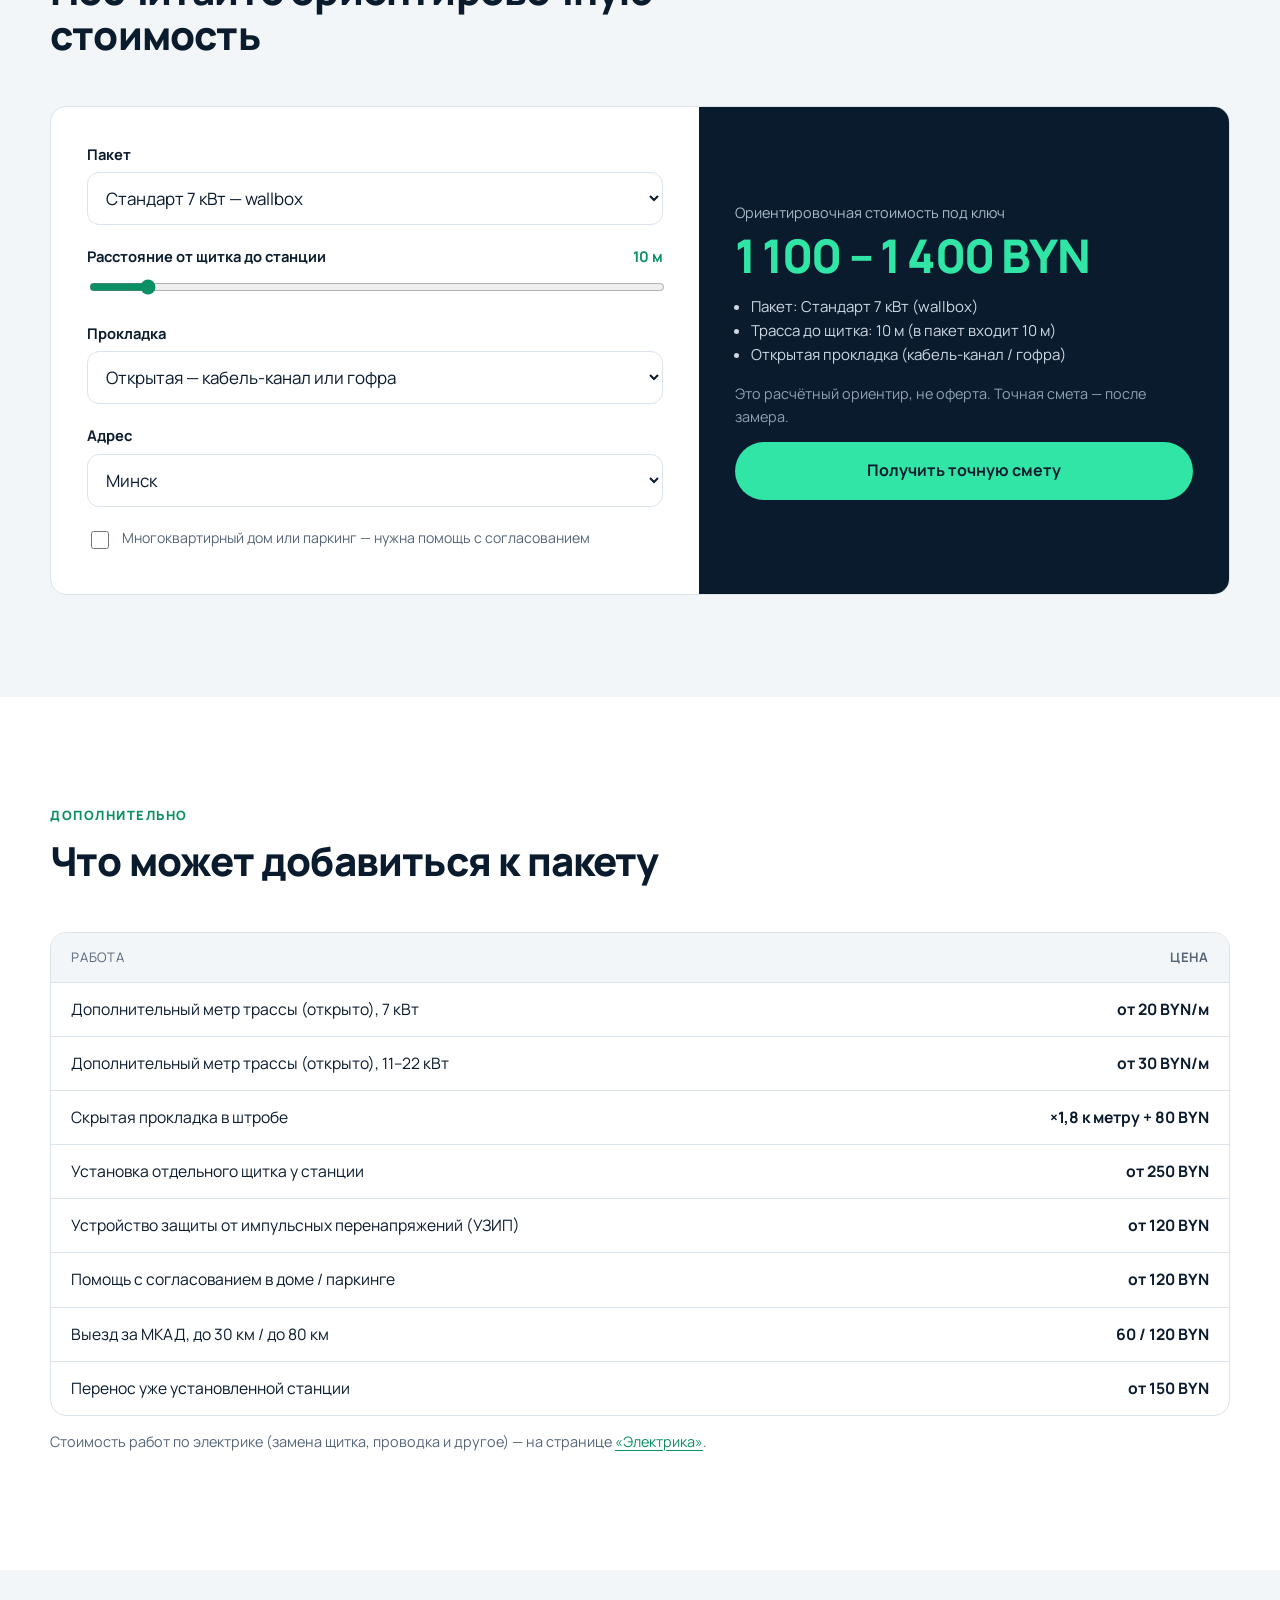
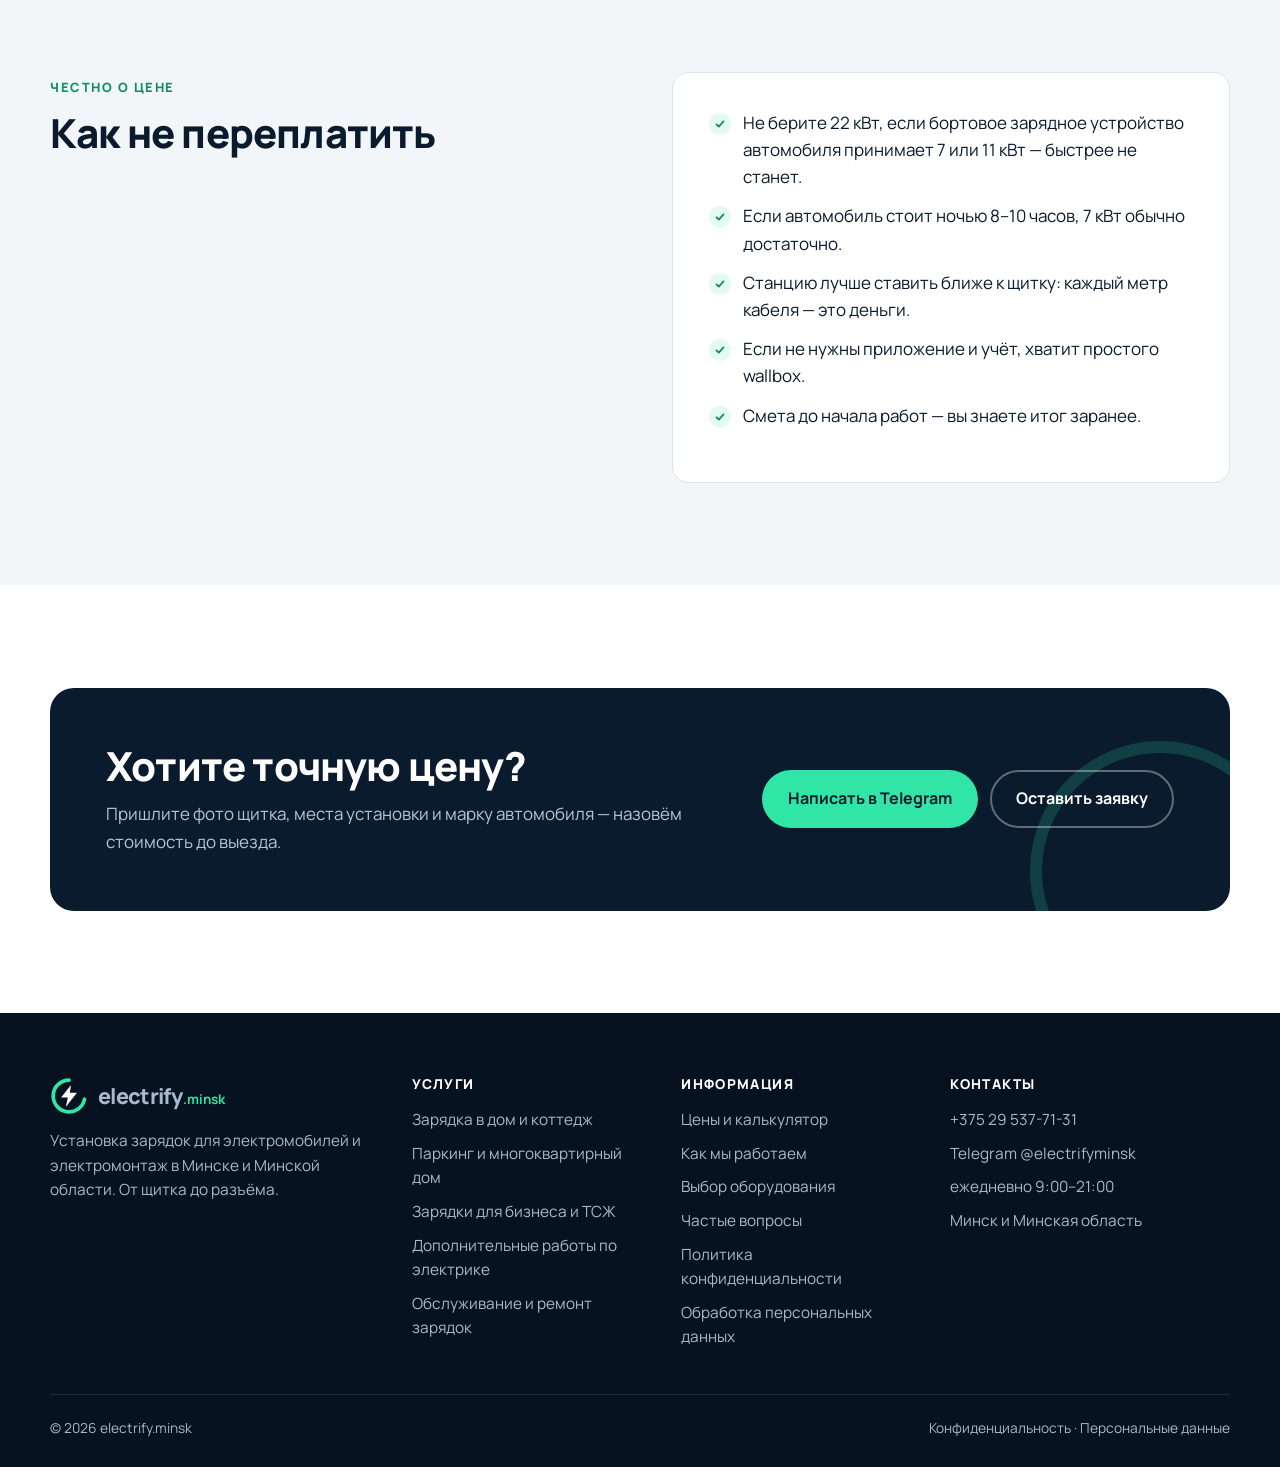
<file: prices.html>
<!doctype html>
<html lang="ru">
<head>
<meta charset="utf-8">
<meta name="viewport" content="width=device-width, initial-scale=1">
<title>Цены на установку зарядки для электромобиля в Минске | electrify.minsk</title>
<meta name="description" content="Стоимость установки зарядки под ключ в Минске: пакеты от 650 BYN, калькулятор, дополнительные работы. Смета фиксируется в договоре.">
<meta name="theme-color" content="#0a1b2d">
<meta property="og:type" content="website">
<meta property="og:title" content="Цены на установку зарядки для электромобиля в Минске | electrify.minsk">
<meta property="og:description" content="Стоимость установки зарядки под ключ в Минске: пакеты от 650 BYN, калькулятор, дополнительные работы. Смета фиксируется в договоре.">
<meta property="og:url" content="https://electrifyminsk.by/prices.html">
<meta property="og:image" content="https://electrifyminsk.by/assets/og-image.jpg">
<link rel="canonical" href="https://electrifyminsk.by/prices.html">
<meta property="og:locale" content="ru_RU">
<meta property="og:site_name" content="electrify.minsk">
<meta property="og:image:width" content="1200">
<meta property="og:image:height" content="630">
<meta property="og:image:alt" content="electrify.minsk — установка зарядки для электромобиля под ключ в Минске">
<meta name="twitter:card" content="summary_large_image">
<meta name="twitter:title" content="Цены на установку зарядки для электромобиля в Минске | electrify.minsk">
<meta name="twitter:description" content="Стоимость установки зарядки под ключ в Минске: пакеты от 650 BYN, калькулятор, дополнительные работы. Смета фиксируется в договоре.">
<meta name="twitter:image" content="https://electrifyminsk.by/assets/og-image.jpg">
<meta name="geo.region" content="BY-HM">
<meta name="geo.placename" content="Минск">
<link rel="icon" href="favicon.ico" sizes="48x48">
<link rel="icon" href="assets/favicon.svg" type="image/svg+xml">
<link rel="apple-touch-icon" href="apple-touch-icon.png">
<link rel="manifest" href="site.webmanifest">
<link rel="preconnect" href="https://fonts.googleapis.com">
<link rel="preconnect" href="https://fonts.gstatic.com" crossorigin>
<link href="https://fonts.googleapis.com/css2?family=Manrope:wght@400;500;600;700;800&display=swap&subset=cyrillic" rel="stylesheet">
<link rel="stylesheet" href="assets/style.css?v=4">
<noscript><style>.reveal{opacity:1;transform:none}</style></noscript>
<!-- seo:v1 -->
<script type="application/ld+json">
{"@context":"https://schema.org","@graph":[{"@type":"WebPage","@id":"https://electrifyminsk.by/prices.html#webpage","url":"https://electrifyminsk.by/prices.html","name":"Цены на установку зарядки для электромобиля в Минске | electrify.minsk","description":"Стоимость установки зарядки под ключ в Минске: пакеты от 650 BYN, калькулятор, дополнительные работы. Смета фиксируется в договоре.","isPartOf":{"@id":"https://electrifyminsk.by/#website"},"about":{"@id":"https://electrifyminsk.by/#business"},"inLanguage":"ru-BY","breadcrumb":{"@id":"https://electrifyminsk.by/prices.html#breadcrumb"}},{"@type":"BreadcrumbList","@id":"https://electrifyminsk.by/prices.html#breadcrumb","itemListElement":[{"@type":"ListItem","position":1,"name":"Главная","item":"https://electrifyminsk.by/"},{"@type":"ListItem","position":2,"name":"Цены","item":"https://electrifyminsk.by/prices.html"}]},{"@type":"Service","name":"Установка зарядки для электромобиля под ключ","url":"https://electrifyminsk.by/prices.html","description":"Пакеты установки домашней зарядной станции: выезд на замер, линия до 10 м, защита, монтаж, подключение, протокол измерений и акт. Смета фиксируется в договоре.","serviceType":"Установка зарядной станции для электромобиля","provider":{"@type":"Electrician","@id":"https://electrifyminsk.by/#business","name":"electrify.minsk"},"areaServed":[{"@type":"City","name":"Минск"},{"@type":"AdministrativeArea","name":"Минская область"}],"hasOfferCatalog":{"@type":"OfferCatalog","name":"Установка зарядки для электромобиля под ключ","itemListElement":[{"@type":"Offer","name":"Эконом: выделенная линия с защитой и промышленная розетка CEE","url":"https://electrifyminsk.by/prices.html","priceCurrency":"BYN","priceSpecification":{"@type":"PriceSpecification","minPrice":650,"priceCurrency":"BYN"},"itemOffered":{"@type":"Service","name":"Эконом: выделенная линия с защитой и промышленная розетка CEE","description":"Без wallbox, зарядка штатным или мобильным кабелем. Линия до 10 м."}},{"@type":"Offer","name":"Стандарт 7 кВт: wallbox под ключ","url":"https://electrifyminsk.by/prices.html","priceCurrency":"BYN","priceSpecification":{"@type":"PriceSpecification","minPrice":1250,"priceCurrency":"BYN"},"itemOffered":{"@type":"Service","name":"Стандарт 7 кВт: wallbox под ключ","description":"Однофазная сеть, подходит большинству автомобилей. Линия до 10 м."}},{"@type":"Offer","name":"Стандарт 11 кВт: wallbox под ключ","url":"https://electrifyminsk.by/prices.html","priceCurrency":"BYN","priceSpecification":{"@type":"PriceSpecification","minPrice":1650,"priceCurrency":"BYN"},"itemOffered":{"@type":"Service","name":"Стандарт 11 кВт: wallbox под ключ","description":"Трёхфазная сеть. Линия до 10 м."}},{"@type":"Offer","name":"Премиум 11–22 кВт: smart-станция","url":"https://electrifyminsk.by/prices.html","priceCurrency":"BYN","priceSpecification":{"@type":"PriceSpecification","minPrice":2500,"priceCurrency":"BYN"},"itemOffered":{"@type":"Service","name":"Премиум 11–22 кВт: smart-станция","description":"Приложение, балансировка нагрузки, учёт энергии, доступ по картам. Линия до 10 м."}}]}}]}
</script>
</head>
<body>
<div class="topbar"><div class="container">
<span>Минск и Минская область · ежедневно 9:00–21:00</span>
<a href="tel:+375295377131">+375 29 537-71-31</a>
</div></div>
<header class="site-header"><div class="container header-inner">
<a class="brand" href="./" aria-label="electrify.minsk — на главную"><svg viewBox="0 0 48 48" aria-hidden="true"><path d="M24 4a20 20 0 1 0 19.6 24" fill="none" stroke="#30e5a6" stroke-width="4.6" stroke-linecap="round"/><path d="M26.5 10 14 26h8.5L20 38l14-18h-9z" fill="#fff"/></svg><span class="brand-word">electrify<small>.minsk</small></span></a>
<nav class="nav" id="nav" aria-label="Основное меню"><a href="services.html">Услуги</a><a href="prices.html" aria-current="page">Цены</a><a href="apartment.html">Многоквартирный дом</a><a href="electrics.html">Электрика</a><a href="equipment.html">Оборудование</a><a href="faq.html">Вопросы</a></nav>
<a class="btn btn-primary header-cta" href="prices.html#calc-head">Рассчитать стоимость</a>
<button class="burger" type="button" aria-label="Открыть меню" aria-expanded="false" aria-controls="nav"><span></span></button>
</div></header>
<main>
<section class="page-hero"><div class="container">
<nav class="crumbs" aria-label="Хлебные крошки"><a href="./">Главная</a> / Цены</nav>
<h1>Цены на установку зарядки под ключ</h1><p class="lead">Ориентиры по пакетам и калькулятор. Точную смету составляем после замера или по фото — и фиксируем в договоре.</p>
</div></section>

<section class="section"><div class="container">
<div class="section-head reveal"><span class="eyebrow">Пакеты</span><h2>Четыре варианта — выберите свой</h2>
<p>В каждый пакет входит выезд на замер, монтаж, подключение, протокол измерений и акт. Базовый пакет включает до 10 метров трассы.</p></div>
<div class="tiers reveal">
<div class="tier"><h3>Эконом</h3><p class="for">Линия с защитой и промышленная розетка, без wallbox</p><div class="price"><small>от</small> 650 <small>BYN</small></div>
<ul class="checks"><li>Выделенная линия до 10 м</li><li>Автомат / УЗО</li><li>Розетка CEE 16/32 А</li><li>Заряжаете своим кабелем</li></ul><a class="btn btn-outline" href="contacts.html">Заказать</a></div>
<div class="tier tier--hit"><span class="tier-badge">Хит</span><h3>Стандарт 7 кВт</h3><p class="for">Однофазная сеть, большинство автомобилей</p><div class="price"><small>от</small> 1 250 <small>BYN</small></div>
<ul class="checks"><li>Wallbox 7 кВт</li><li>Линия до 10 м</li><li>Защита от утечек, автомат</li><li>Настройка приложения</li></ul><a class="btn btn-primary" href="contacts.html">Заказать</a></div>
<div class="tier"><h3>Стандарт 11 кВт</h3><p class="for">Трёхфазная сеть, быстрее по ночам</p><div class="price"><small>от</small> 1 650 <small>BYN</small></div>
<ul class="checks"><li>Wallbox 11 кВт</li><li>Трёхфазная линия до 10 м</li><li>Трёхполюсная защита</li><li>Настройка приложения</li></ul><a class="btn btn-outline" href="contacts.html">Заказать</a></div>
<div class="tier"><h3>Премиум 22 кВт</h3><p class="for">Smart-станция, 2 авто, бизнес</p><div class="price"><small>от</small> 2 500 <small>BYN</small></div>
<ul class="checks"><li>Smart wallbox 11–22 кВт</li><li>Балансировка нагрузки</li><li>Учёт энергии, доступ по картам</li><li>Линия до 10 м</li></ul><a class="btn btn-outline" href="contacts.html">Заказать</a></div>
</div>
<p class="note" style="margin-top:16px">Цены в белорусских рублях, ориентировочные. Окончательная стоимость зависит от объекта и фиксируется в смете.</p>
</div></section>

<section class="section section--alt" id="calc-section"><div class="container">
<div class="section-head reveal" id="calc-head"><span class="eyebrow">Калькулятор</span><h2 id="calc-title">Посчитайте ориентировочную стоимость</h2></div>
<div class="calc reveal" id="calc">
<form class="calc-form" onsubmit="return false" aria-labelledby="calc-title">
<div><label for="c-pkg">Пакет</label><select id="c-pkg" name="pkg">
<option value="eco">Эконом — розетка и защищённая линия</option>
<option value="s7" selected>Стандарт 7 кВт — wallbox</option>
<option value="s11">Стандарт 11 кВт — wallbox</option>
<option value="p22">Премиум 22 кВт — smart wallbox</option></select></div>
<div><label for="c-meters">Расстояние от щитка до станции <span class="range-val" id="c-meters-val">10 м</span></label>
<input type="range" id="c-meters" name="meters" min="3" max="80" value="10"></div>
<div><label for="c-wiring">Прокладка</label><select id="c-wiring" name="wiring"><option value="open">Открытая — кабель-канал или гофра</option><option value="hidden">Скрытая — в штробе</option></select></div>
<div><label for="c-region">Адрес</label><select id="c-region" name="region"><option value="minsk">Минск</option><option value="near">Минская область, до 30 км от МКАД</option><option value="far">Минская область, до 80 км от МКАД</option></select></div>
<label class="check"><input type="checkbox" name="mkd"> Многоквартирный дом или паркинг — нужна помощь с согласованием</label>
</form>
<div class="calc-out">
<div class="label">Ориентировочная стоимость под ключ</div>
<div class="sum" id="calc-sum" aria-live="polite">—</div>
<ul id="calc-list"></ul>
<p class="note" style="color:#8ea2b6">Это расчётный ориентир, не оферта. Точная смета — после замера.</p>
<a class="btn btn-primary" href="contacts.html">Получить точную смету</a>
</div></div>
</div></section>

<section class="section"><div class="container">
<div class="section-head reveal"><span class="eyebrow">Дополнительно</span><h2>Что может добавиться к пакету</h2></div>
<div class="table-wrap reveal"><table>
<thead><tr><th class="l">Работа</th><th>Цена</th></tr></thead>
<tbody>
<tr><td class="l">Дополнительный метр трассы (открыто), 7 кВт</td><td>от 20 BYN/м</td></tr>
<tr><td class="l">Дополнительный метр трассы (открыто), 11–22 кВт</td><td>от 30 BYN/м</td></tr>
<tr><td class="l">Скрытая прокладка в штробе</td><td>×1,8 к метру + 80 BYN</td></tr>
<tr><td class="l">Установка отдельного щитка у станции</td><td>от 250 BYN</td></tr>
<tr><td class="l">Устройство защиты от импульсных перенапряжений (УЗИП)</td><td>от 120 BYN</td></tr>
<tr><td class="l">Помощь с согласованием в доме / паркинге</td><td>от 120 BYN</td></tr>
<tr><td class="l">Выезд за МКАД, до 30 км / до 80 км</td><td>60 / 120 BYN</td></tr>
<tr><td class="l">Перенос уже установленной станции</td><td>от 150 BYN</td></tr>
</tbody></table></div>
<p class="note" style="margin-top:14px">Стоимость работ по электрике (замена щитка, проводка и другое) — на странице <a href="electrics.html">«Электрика»</a>.</p>
</div></section>

<section class="section section--alt"><div class="container split">
<div class="reveal"><span class="eyebrow">Честно о цене</span><h2>Как не переплатить</h2></div>
<div class="panel reveal"><ul class="checks">
<li>Не берите 22 кВт, если бортовое зарядное устройство автомобиля принимает 7 или 11 кВт — быстрее не станет.</li>
<li>Если автомобиль стоит ночью 8–10 часов, 7 кВт обычно достаточно.</li>
<li>Станцию лучше ставить ближе к щитку: каждый метр кабеля — это деньги.</li>
<li>Если не нужны приложение и учёт, хватит простого wallbox.</li>
<li>Смета до начала работ — вы знаете итог заранее.</li>
</ul></div>
</div></section>
<section class="section"><div class="container"><div class="cta-band reveal">
<div><h2>Хотите точную цену?</h2><p>Пришлите фото щитка, места установки и марку автомобиля — назовём стоимость до выезда.</p></div>
<div class="btn-row"><a class="btn btn-primary" href="https://t.me/electrifyminsk" rel="noopener">Написать в Telegram</a><a class="btn btn-ghost" href="contacts.html">Оставить заявку</a></div>
</div></div></section>
</main>
<footer class="site-footer"><div class="container">
<div class="footer-grid">
<div><a class="brand" href="./"><svg viewBox="0 0 48 48" aria-hidden="true"><path d="M24 4a20 20 0 1 0 19.6 24" fill="none" stroke="#30e5a6" stroke-width="4.6" stroke-linecap="round"/><path d="M26.5 10 14 26h8.5L20 38l14-18h-9z" fill="#fff"/></svg><span class="brand-word">electrify<small>.minsk</small></span></a>
<p>Установка зарядок для электромобилей и электромонтаж в Минске и Минской области. От щитка до разъёма.</p></div>
<div><h4>Услуги</h4><ul><li><a href="services.html#house">Зарядка в дом и коттедж</a></li><li><a href="apartment.html">Паркинг и многоквартирный дом</a></li><li><a href="services.html#business">Зарядки для бизнеса и ТСЖ</a></li><li><a href="electrics.html">Дополнительные работы по электрике</a></li><li><a href="services.html#service">Обслуживание и ремонт зарядок</a></li></ul></div>
<div><h4>Информация</h4><ul><li><a href="prices.html">Цены и калькулятор</a></li><li><a href="process.html">Как мы работаем</a></li><li><a href="equipment.html">Выбор оборудования</a></li><li><a href="faq.html">Частые вопросы</a></li><li><a href="privacy.html">Политика конфиденциальности</a></li><li><a href="personal-data.html">Обработка персональных данных</a></li></ul></div>
<div><h4>Контакты</h4><ul>
<li><a href="tel:+375295377131">+375 29 537-71-31</a></li>
<li><a href="https://t.me/electrifyminsk" rel="noopener">Telegram @electrifyminsk</a></li>
<li>ежедневно 9:00–21:00</li>
<li>Минск и Минская область</li></ul></div>
</div>
<div class="footer-bottom"><span>© <span id="year">2026</span> electrify.minsk</span><span><a href="privacy.html">Конфиденциальность</a> · <a href="personal-data.html">Персональные данные</a></span></div>
</div></footer>
<div class="mobile-bar">
<a class="btn btn-outline" style="color:#fff;border-color:rgba(255,255,255,.35)" href="tel:+375295377131">Позвонить</a>
<a class="btn btn-primary" href="https://t.me/electrifyminsk" rel="noopener">Написать</a>
</div>
<script src="assets/main.js?v=4"></script>
</body>
</html>
</file>
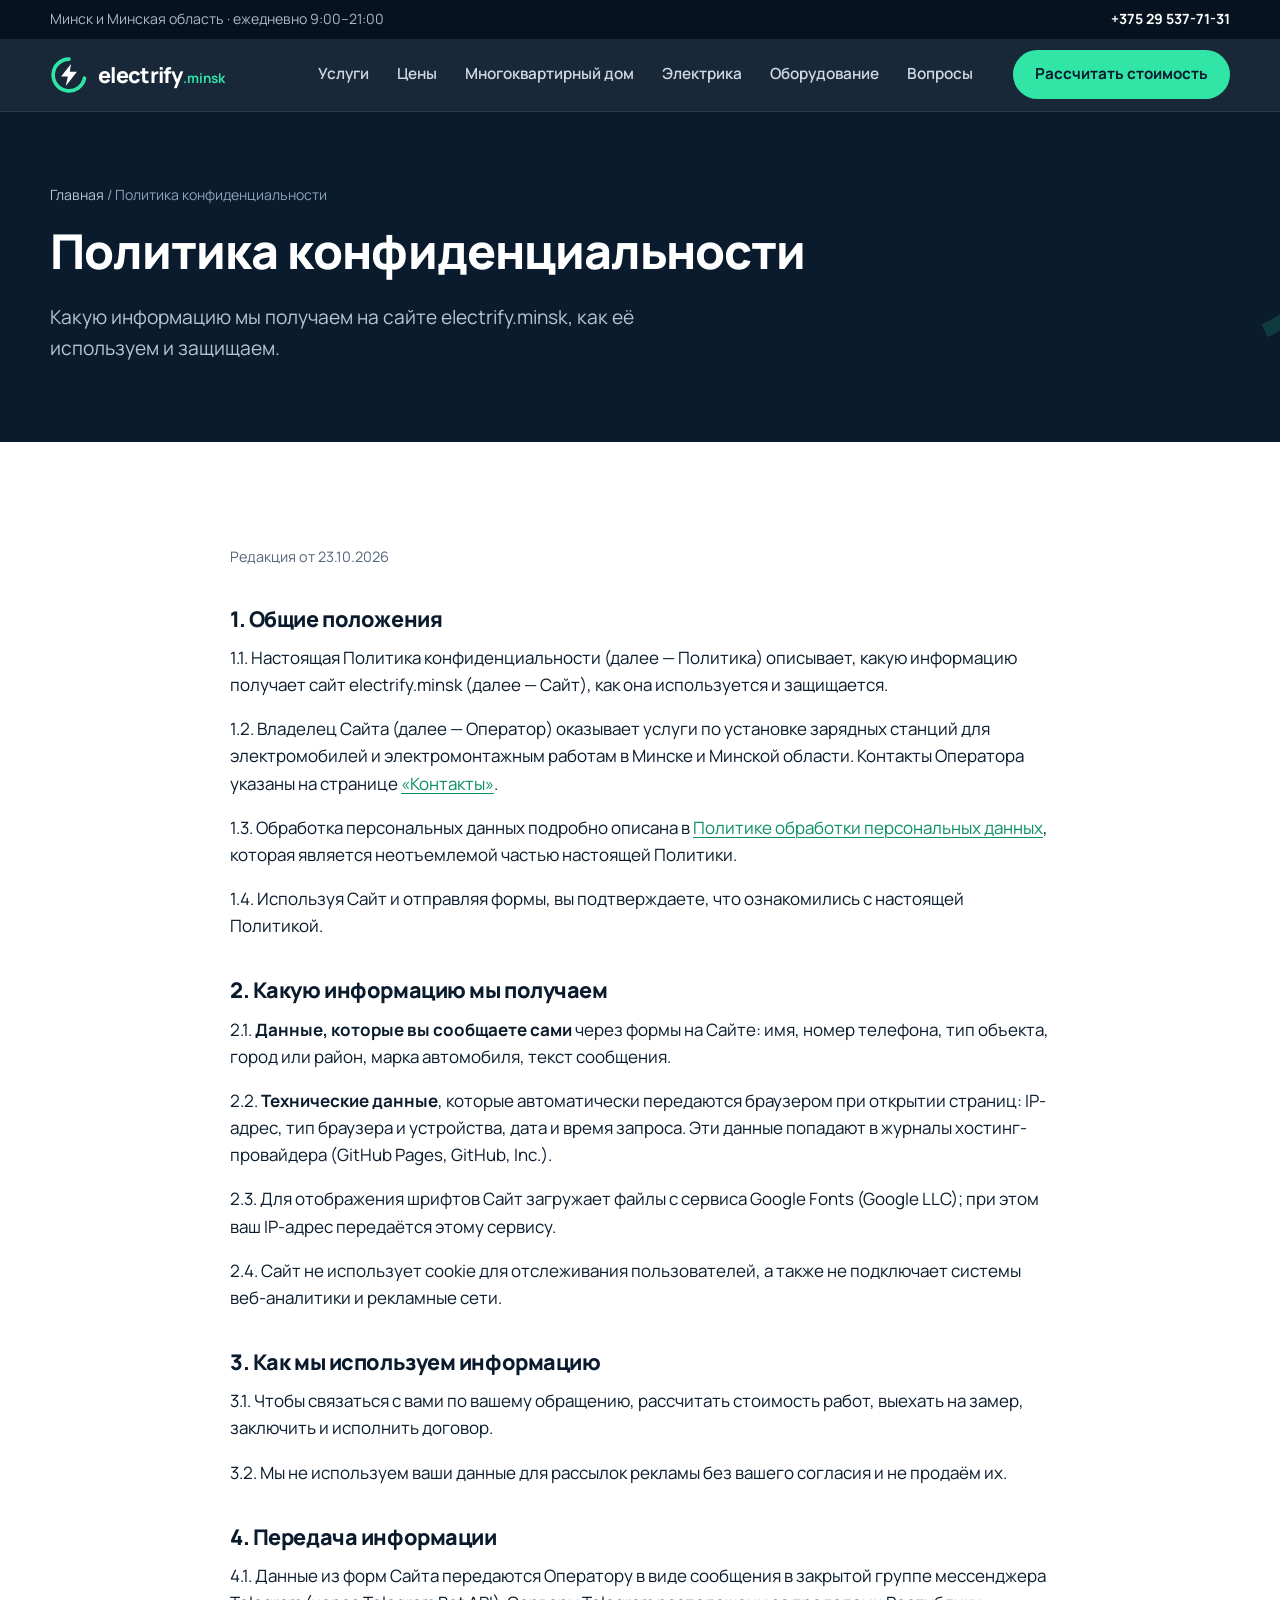
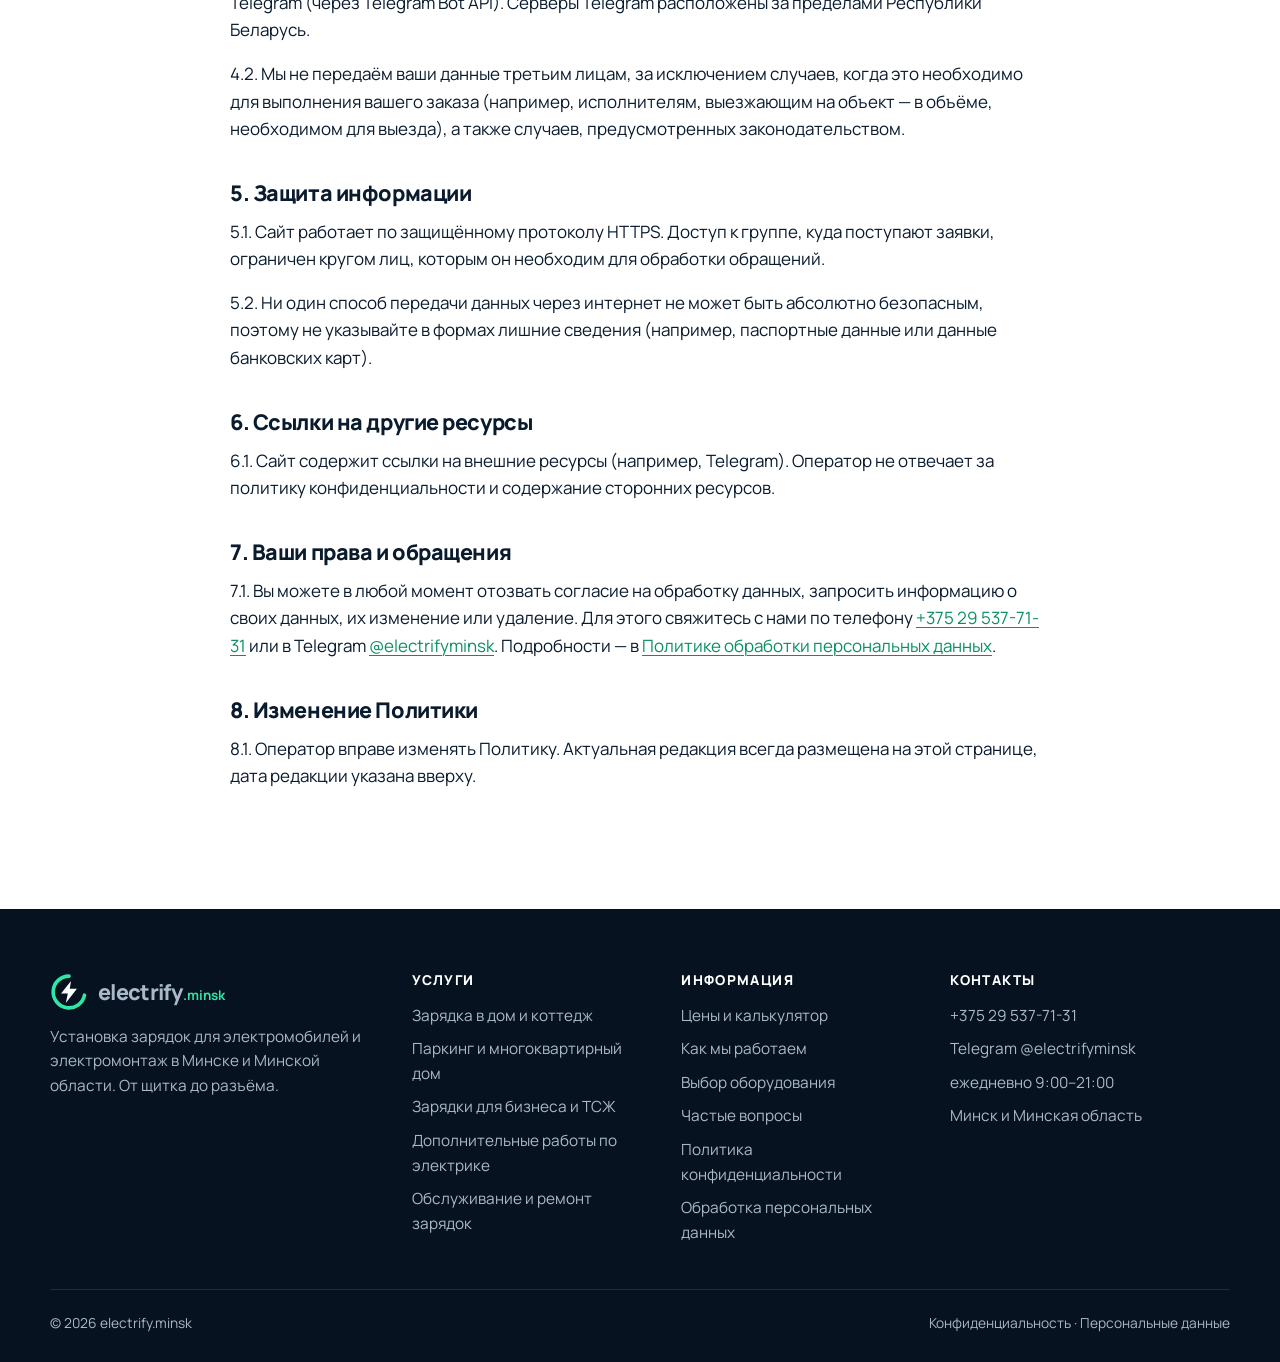
<file: privacy.html>
<!doctype html>
<html lang="ru">
<head>
<meta charset="utf-8">
<meta name="viewport" content="width=device-width, initial-scale=1">
<title>Политика конфиденциальности | electrify.minsk</title>
<meta name="description" content="Политика конфиденциальности сайта electrify.minsk: какую информацию мы получаем, как используем и защищаем.">
<meta name="robots" content="noindex, follow">
<meta name="theme-color" content="#0a1b2d">
<meta property="og:type" content="website">
<meta property="og:title" content="Политика конфиденциальности | electrify.minsk">
<meta property="og:description" content="Политика конфиденциальности сайта electrify.minsk: какую информацию мы получаем, как используем и защищаем.">
<meta property="og:url" content="https://electrifyminsk.by/privacy.html">
<meta property="og:image" content="https://electrifyminsk.by/assets/og-image.jpg">
<link rel="canonical" href="https://electrifyminsk.by/privacy.html">
<meta property="og:locale" content="ru_RU">
<meta property="og:site_name" content="electrify.minsk">
<meta property="og:image:width" content="1200">
<meta property="og:image:height" content="630">
<meta property="og:image:alt" content="electrify.minsk — установка зарядки для электромобиля под ключ в Минске">
<meta name="twitter:card" content="summary_large_image">
<meta name="twitter:title" content="Политика конфиденциальности | electrify.minsk">
<meta name="twitter:description" content="Политика конфиденциальности сайта electrify.minsk: какую информацию мы получаем, как используем и защищаем.">
<meta name="twitter:image" content="https://electrifyminsk.by/assets/og-image.jpg">
<meta name="geo.region" content="BY-HM">
<meta name="geo.placename" content="Минск">
<link rel="icon" href="favicon.ico" sizes="48x48">
<link rel="icon" href="assets/favicon.svg" type="image/svg+xml">
<link rel="apple-touch-icon" href="apple-touch-icon.png">
<link rel="manifest" href="site.webmanifest">
<link rel="preconnect" href="https://fonts.googleapis.com">
<link rel="preconnect" href="https://fonts.gstatic.com" crossorigin>
<link href="https://fonts.googleapis.com/css2?family=Manrope:wght@400;500;600;700;800&display=swap&subset=cyrillic" rel="stylesheet">
<link rel="stylesheet" href="assets/style.css?v=4">
<noscript><style>.reveal{opacity:1;transform:none}</style></noscript>
<!-- seo:v1 -->
<script type="application/ld+json">
{"@context":"https://schema.org","@graph":[{"@type":"WebPage","@id":"https://electrifyminsk.by/privacy.html#webpage","url":"https://electrifyminsk.by/privacy.html","name":"Политика конфиденциальности | electrify.minsk","description":"Политика конфиденциальности сайта electrify.minsk: какую информацию мы получаем, как используем и защищаем.","isPartOf":{"@id":"https://electrifyminsk.by/#website"},"about":{"@id":"https://electrifyminsk.by/#business"},"inLanguage":"ru-BY","breadcrumb":{"@id":"https://electrifyminsk.by/privacy.html#breadcrumb"}},{"@type":"BreadcrumbList","@id":"https://electrifyminsk.by/privacy.html#breadcrumb","itemListElement":[{"@type":"ListItem","position":1,"name":"Главная","item":"https://electrifyminsk.by/"},{"@type":"ListItem","position":2,"name":"Политика конфиденциальности","item":"https://electrifyminsk.by/privacy.html"}]}]}
</script>
</head>
<body>
<div class="topbar"><div class="container">
<span>Минск и Минская область · ежедневно 9:00–21:00</span>
<a href="tel:+375295377131">+375 29 537-71-31</a>
</div></div>
<header class="site-header"><div class="container header-inner">
<a class="brand" href="./" aria-label="electrify.minsk — на главную"><svg viewBox="0 0 48 48" aria-hidden="true"><path d="M24 4a20 20 0 1 0 19.6 24" fill="none" stroke="#30e5a6" stroke-width="4.6" stroke-linecap="round"/><path d="M26.5 10 14 26h8.5L20 38l14-18h-9z" fill="#fff"/></svg><span class="brand-word">electrify<small>.minsk</small></span></a>
<nav class="nav" id="nav" aria-label="Основное меню"><a href="services.html">Услуги</a><a href="prices.html">Цены</a><a href="apartment.html">Многоквартирный дом</a><a href="electrics.html">Электрика</a><a href="equipment.html">Оборудование</a><a href="faq.html">Вопросы</a></nav>
<a class="btn btn-primary header-cta" href="prices.html#calc-head">Рассчитать стоимость</a>
<button class="burger" type="button" aria-label="Открыть меню" aria-expanded="false" aria-controls="nav"><span></span></button>
</div></header>
<main>
<section class="page-hero"><div class="container">
<nav class="crumbs" aria-label="Хлебные крошки"><a href="./">Главная</a> / Политика конфиденциальности</nav>
<h1>Политика конфиденциальности</h1><p class="lead">Какую информацию мы получаем на сайте electrify.minsk, как её используем и защищаем.</p>
</div></section>

<section class="section"><div class="container legal">
<p class="note">Редакция от 23.10.2026</p>

<h2>1. Общие положения</h2>
<p>1.1. Настоящая Политика конфиденциальности (далее — Политика) описывает, какую информацию получает сайт electrify.minsk (далее — Сайт), как она используется и защищается.</p>
<p>1.2. Владелец Сайта (далее — Оператор) оказывает услуги по установке зарядных станций для электромобилей и электромонтажным работам в Минске и Минской области. Контакты Оператора указаны на странице <a href="contacts.html">«Контакты»</a>.</p>
<p>1.3. Обработка персональных данных подробно описана в <a href="personal-data.html">Политике обработки персональных данных</a>, которая является неотъемлемой частью настоящей Политики.</p>
<p>1.4. Используя Сайт и отправляя формы, вы подтверждаете, что ознакомились с настоящей Политикой.</p>

<h2>2. Какую информацию мы получаем</h2>
<p>2.1. <b>Данные, которые вы сообщаете сами</b> через формы на Сайте: имя, номер телефона, тип объекта, город или район, марка автомобиля, текст сообщения.</p>
<p>2.2. <b>Технические данные</b>, которые автоматически передаются браузером при открытии страниц: IP-адрес, тип браузера и устройства, дата и время запроса. Эти данные попадают в журналы хостинг-провайдера (GitHub Pages, GitHub, Inc.).</p>
<p>2.3. Для отображения шрифтов Сайт загружает файлы с сервиса Google Fonts (Google LLC); при этом ваш IP-адрес передаётся этому сервису.</p>
<p>2.4. Сайт не использует cookie для отслеживания пользователей, а также не подключает системы веб-аналитики и рекламные сети.</p>

<h2>3. Как мы используем информацию</h2>
<p>3.1. Чтобы связаться с вами по вашему обращению, рассчитать стоимость работ, выехать на замер, заключить и исполнить договор.</p>
<p>3.2. Мы не используем ваши данные для рассылок рекламы без вашего согласия и не продаём их.</p>

<h2>4. Передача информации</h2>
<p>4.1. Данные из форм Сайта передаются Оператору в виде сообщения в закрытой группе мессенджера Telegram (через Telegram Bot API). Серверы Telegram расположены за пределами Республики Беларусь.</p>
<p>4.2. Мы не передаём ваши данные третьим лицам, за исключением случаев, когда это необходимо для выполнения вашего заказа (например, исполнителям, выезжающим на объект — в объёме, необходимом для выезда), а также случаев, предусмотренных законодательством.</p>

<h2>5. Защита информации</h2>
<p>5.1. Сайт работает по защищённому протоколу HTTPS. Доступ к группе, куда поступают заявки, ограничен кругом лиц, которым он необходим для обработки обращений.</p>
<p>5.2. Ни один способ передачи данных через интернет не может быть абсолютно безопасным, поэтому не указывайте в формах лишние сведения (например, паспортные данные или данные банковских карт).</p>

<h2>6. Ссылки на другие ресурсы</h2>
<p>6.1. Сайт содержит ссылки на внешние ресурсы (например, Telegram). Оператор не отвечает за политику конфиденциальности и содержание сторонних ресурсов.</p>

<h2>7. Ваши права и обращения</h2>
<p>7.1. Вы можете в любой момент отозвать согласие на обработку данных, запросить информацию о своих данных, их изменение или удаление. Для этого свяжитесь с нами по телефону <a href="tel:+375295377131">+375 29 537-71-31</a> или в Telegram <a href="https://t.me/electrifyminsk" rel="noopener">@electrifyminsk</a>. Подробности — в <a href="personal-data.html">Политике обработки персональных данных</a>.</p>

<h2>8. Изменение Политики</h2>
<p>8.1. Оператор вправе изменять Политику. Актуальная редакция всегда размещена на этой странице, дата редакции указана вверху.</p>
</div></section>
</main>
<footer class="site-footer"><div class="container">
<div class="footer-grid">
<div><a class="brand" href="./"><svg viewBox="0 0 48 48" aria-hidden="true"><path d="M24 4a20 20 0 1 0 19.6 24" fill="none" stroke="#30e5a6" stroke-width="4.6" stroke-linecap="round"/><path d="M26.5 10 14 26h8.5L20 38l14-18h-9z" fill="#fff"/></svg><span class="brand-word">electrify<small>.minsk</small></span></a>
<p>Установка зарядок для электромобилей и электромонтаж в Минске и Минской области. От щитка до разъёма.</p></div>
<div><h4>Услуги</h4><ul><li><a href="services.html#house">Зарядка в дом и коттедж</a></li><li><a href="apartment.html">Паркинг и многоквартирный дом</a></li><li><a href="services.html#business">Зарядки для бизнеса и ТСЖ</a></li><li><a href="electrics.html">Дополнительные работы по электрике</a></li><li><a href="services.html#service">Обслуживание и ремонт зарядок</a></li></ul></div>
<div><h4>Информация</h4><ul><li><a href="prices.html">Цены и калькулятор</a></li><li><a href="process.html">Как мы работаем</a></li><li><a href="equipment.html">Выбор оборудования</a></li><li><a href="faq.html">Частые вопросы</a></li><li><a href="privacy.html">Политика конфиденциальности</a></li><li><a href="personal-data.html">Обработка персональных данных</a></li></ul></div>
<div><h4>Контакты</h4><ul>
<li><a href="tel:+375295377131">+375 29 537-71-31</a></li>
<li><a href="https://t.me/electrifyminsk" rel="noopener">Telegram @electrifyminsk</a></li>
<li>ежедневно 9:00–21:00</li>
<li>Минск и Минская область</li></ul></div>
</div>
<div class="footer-bottom"><span>© <span id="year">2026</span> electrify.minsk</span><span><a href="privacy.html">Конфиденциальность</a> · <a href="personal-data.html">Персональные данные</a></span></div>
</div></footer>
<div class="mobile-bar">
<a class="btn btn-outline" style="color:#fff;border-color:rgba(255,255,255,.35)" href="tel:+375295377131">Позвонить</a>
<a class="btn btn-primary" href="https://t.me/electrifyminsk" rel="noopener">Написать</a>
</div>
<script src="assets/main.js?v=4"></script>
</body>
</html>
</file>
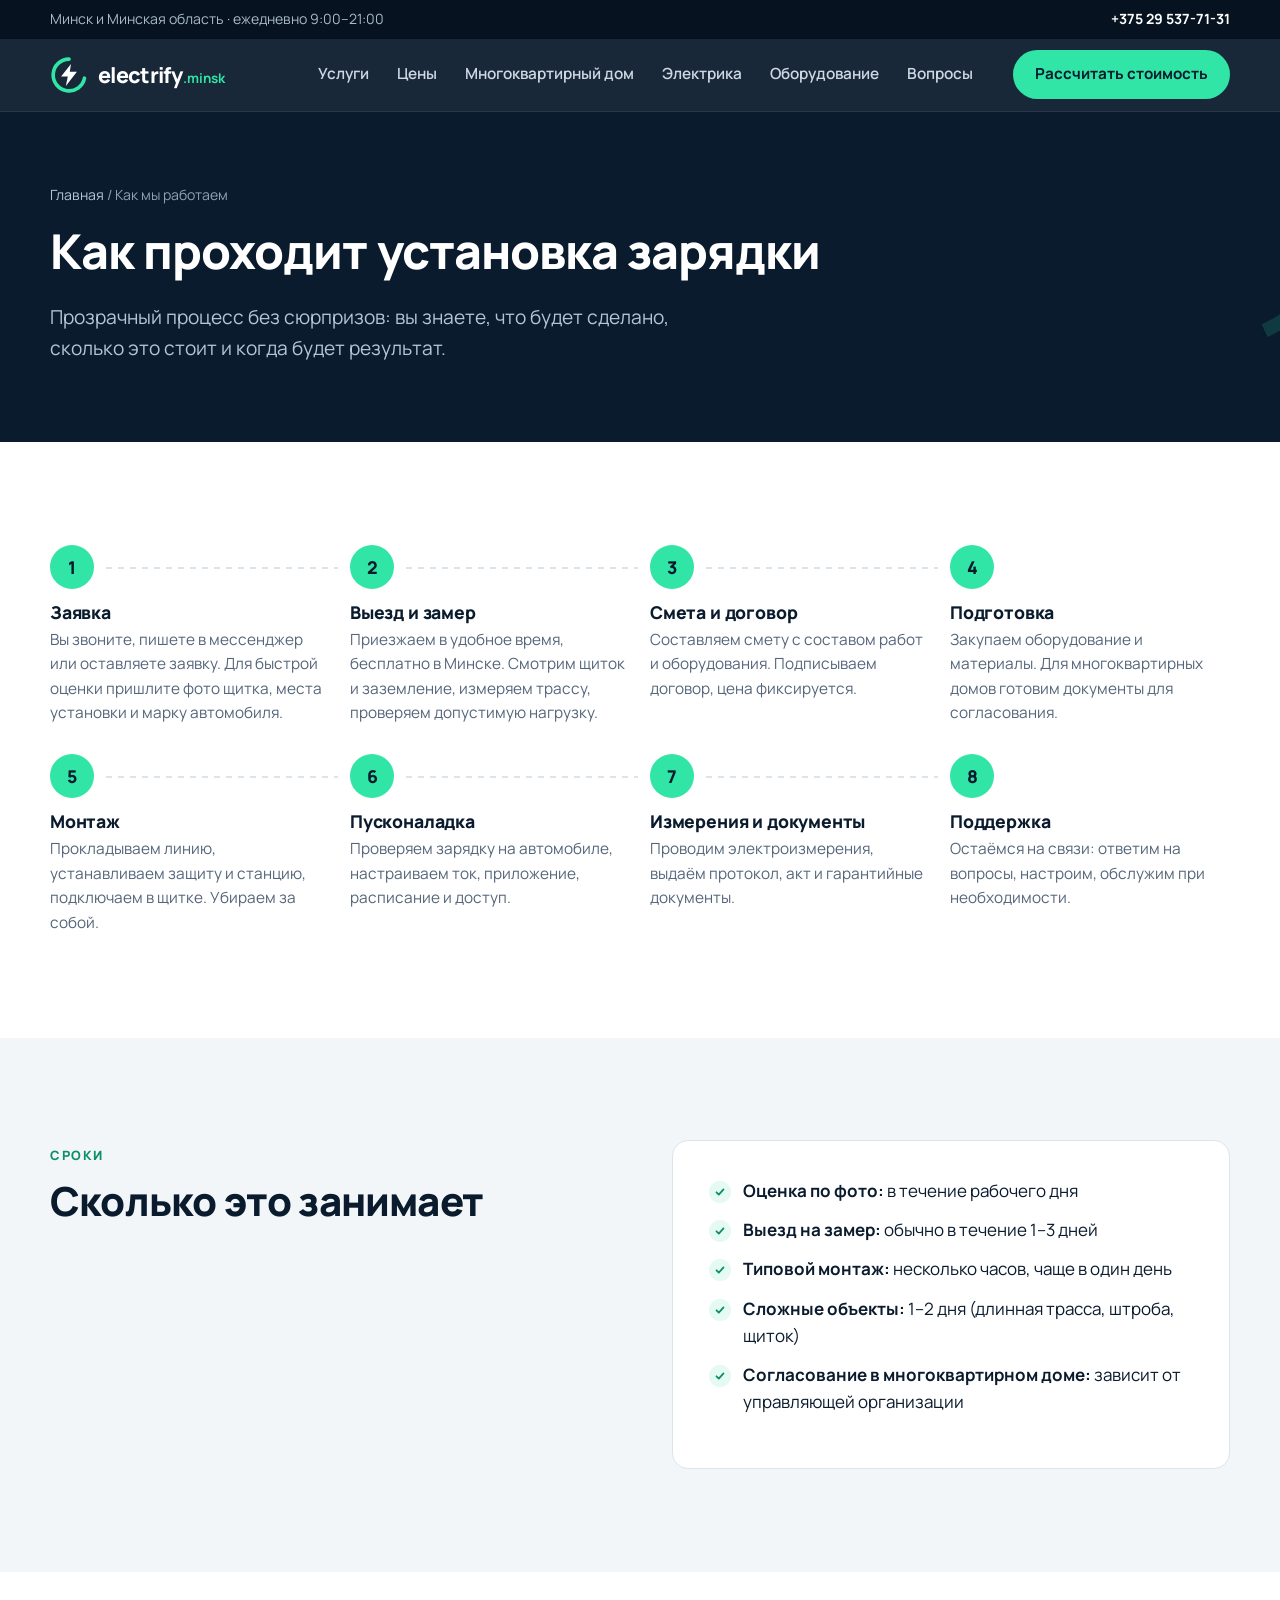
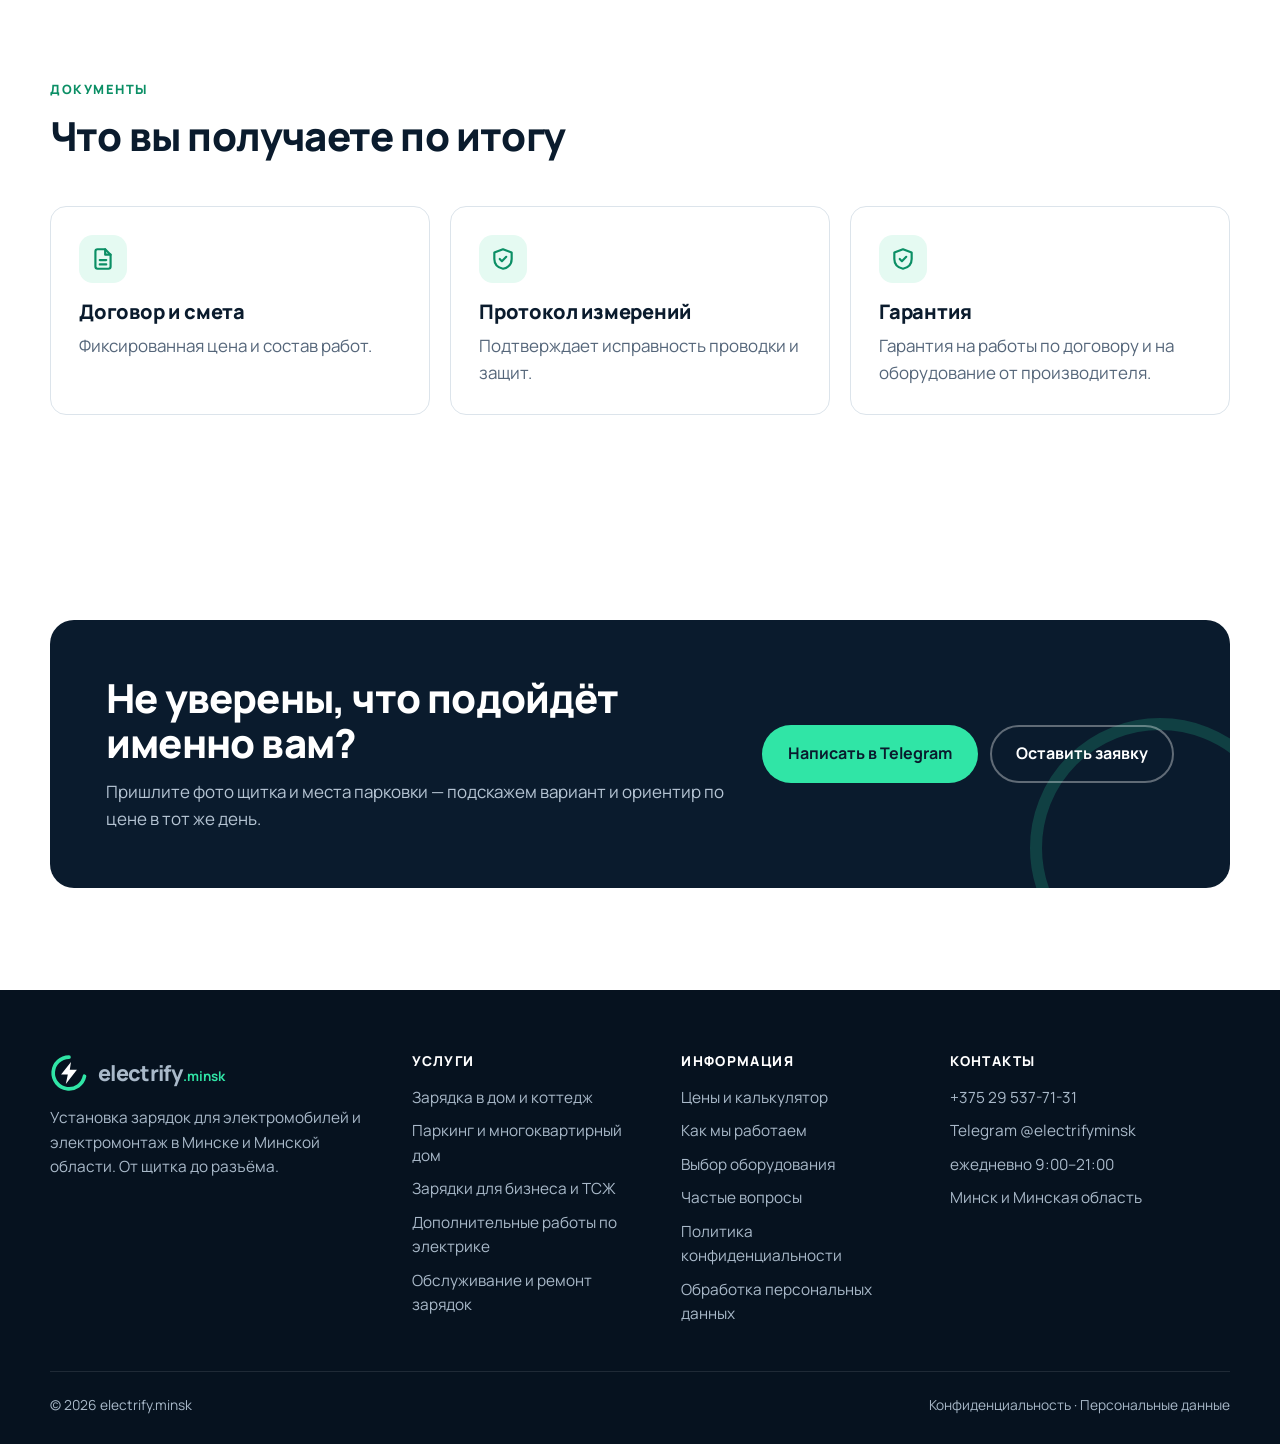
<file: process.html>
<!doctype html>
<html lang="ru">
<head>
<meta charset="utf-8">
<meta name="viewport" content="width=device-width, initial-scale=1">
<title>Как проходит установка зарядки под ключ в Минске | electrify.minsk</title>
<meta name="description" content="От заявки до первой зарядки: выезд на замер, смета, договор, монтаж, пусконаладка и документы. Сроки и этапы работ.">
<meta name="theme-color" content="#0a1b2d">
<meta property="og:type" content="website">
<meta property="og:title" content="Как проходит установка зарядки под ключ в Минске | electrify.minsk">
<meta property="og:description" content="От заявки до первой зарядки: выезд на замер, смета, договор, монтаж, пусконаладка и документы. Сроки и этапы работ.">
<meta property="og:url" content="https://electrifyminsk.by/process.html">
<meta property="og:image" content="https://electrifyminsk.by/assets/og-image.jpg">
<link rel="canonical" href="https://electrifyminsk.by/process.html">
<meta property="og:locale" content="ru_RU">
<meta property="og:site_name" content="electrify.minsk">
<meta property="og:image:width" content="1200">
<meta property="og:image:height" content="630">
<meta property="og:image:alt" content="electrify.minsk — установка зарядки для электромобиля под ключ в Минске">
<meta name="twitter:card" content="summary_large_image">
<meta name="twitter:title" content="Как проходит установка зарядки под ключ в Минске | electrify.minsk">
<meta name="twitter:description" content="От заявки до первой зарядки: выезд на замер, смета, договор, монтаж, пусконаладка и документы. Сроки и этапы работ.">
<meta name="twitter:image" content="https://electrifyminsk.by/assets/og-image.jpg">
<meta name="geo.region" content="BY-HM">
<meta name="geo.placename" content="Минск">
<link rel="icon" href="favicon.ico" sizes="48x48">
<link rel="icon" href="assets/favicon.svg" type="image/svg+xml">
<link rel="apple-touch-icon" href="apple-touch-icon.png">
<link rel="manifest" href="site.webmanifest">
<link rel="preconnect" href="https://fonts.googleapis.com">
<link rel="preconnect" href="https://fonts.gstatic.com" crossorigin>
<link href="https://fonts.googleapis.com/css2?family=Manrope:wght@400;500;600;700;800&display=swap&subset=cyrillic" rel="stylesheet">
<link rel="stylesheet" href="assets/style.css?v=4">
<noscript><style>.reveal{opacity:1;transform:none}</style></noscript>
<!-- seo:v1 -->
<script type="application/ld+json">
{"@context":"https://schema.org","@graph":[{"@type":"WebPage","@id":"https://electrifyminsk.by/process.html#webpage","url":"https://electrifyminsk.by/process.html","name":"Как проходит установка зарядки под ключ в Минске | electrify.minsk","description":"От заявки до первой зарядки: выезд на замер, смета, договор, монтаж, пусконаладка и документы. Сроки и этапы работ.","isPartOf":{"@id":"https://electrifyminsk.by/#website"},"about":{"@id":"https://electrifyminsk.by/#business"},"inLanguage":"ru-BY","breadcrumb":{"@id":"https://electrifyminsk.by/process.html#breadcrumb"}},{"@type":"BreadcrumbList","@id":"https://electrifyminsk.by/process.html#breadcrumb","itemListElement":[{"@type":"ListItem","position":1,"name":"Главная","item":"https://electrifyminsk.by/"},{"@type":"ListItem","position":2,"name":"Как мы работаем","item":"https://electrifyminsk.by/process.html"}]},{"@type":"HowTo","@id":"https://electrifyminsk.by/process.html#howto","name":"Как проходит установка зарядки для электромобиля под ключ","inLanguage":"ru-BY","step":[{"@type":"HowToStep","position":1,"name":"Заявка","text":"Вы звоните, пишете в мессенджер или оставляете заявку. Для быстрой оценки пришлите фото щитка, места установки и марку автомобиля."},{"@type":"HowToStep","position":2,"name":"Выезд и замер","text":"Приезжаем в удобное время, бесплатно в Минске. Смотрим щиток и заземление, измеряем трассу, проверяем допустимую нагрузку."},{"@type":"HowToStep","position":3,"name":"Смета и договор","text":"Составляем смету с составом работ и оборудования. Подписываем договор, цена фиксируется."},{"@type":"HowToStep","position":4,"name":"Подготовка","text":"Закупаем оборудование и материалы. Для многоквартирных домов готовим документы для согласования."},{"@type":"HowToStep","position":5,"name":"Монтаж","text":"Прокладываем линию, устанавливаем защиту и станцию, подключаем в щитке. Убираем за собой."},{"@type":"HowToStep","position":6,"name":"Пусконаладка","text":"Проверяем зарядку на автомобиле, настраиваем ток, приложение, расписание и доступ."},{"@type":"HowToStep","position":7,"name":"Измерения и документы","text":"Проводим электроизмерения, выдаём протокол, акт и гарантийные документы."},{"@type":"HowToStep","position":8,"name":"Поддержка","text":"Остаёмся на связи: ответим на вопросы, настроим, обслужим при необходимости."}]}]}
</script>
</head>
<body>
<div class="topbar"><div class="container">
<span>Минск и Минская область · ежедневно 9:00–21:00</span>
<a href="tel:+375295377131">+375 29 537-71-31</a>
</div></div>
<header class="site-header"><div class="container header-inner">
<a class="brand" href="./" aria-label="electrify.minsk — на главную"><svg viewBox="0 0 48 48" aria-hidden="true"><path d="M24 4a20 20 0 1 0 19.6 24" fill="none" stroke="#30e5a6" stroke-width="4.6" stroke-linecap="round"/><path d="M26.5 10 14 26h8.5L20 38l14-18h-9z" fill="#fff"/></svg><span class="brand-word">electrify<small>.minsk</small></span></a>
<nav class="nav" id="nav" aria-label="Основное меню"><a href="services.html">Услуги</a><a href="prices.html">Цены</a><a href="apartment.html">Многоквартирный дом</a><a href="electrics.html">Электрика</a><a href="equipment.html">Оборудование</a><a href="faq.html">Вопросы</a></nav>
<a class="btn btn-primary header-cta" href="prices.html#calc-head">Рассчитать стоимость</a>
<button class="burger" type="button" aria-label="Открыть меню" aria-expanded="false" aria-controls="nav"><span></span></button>
</div></header>
<main>
<section class="page-hero"><div class="container">
<nav class="crumbs" aria-label="Хлебные крошки"><a href="./">Главная</a> / Как мы работаем</nav>
<h1>Как проходит установка зарядки</h1><p class="lead">Прозрачный процесс без сюрпризов: вы знаете, что будет сделано, сколько это стоит и когда будет результат.</p>
</div></section>

<section class="section"><div class="container">
<ol class="steps reveal"><li><h3>Заявка</h3><p>Вы звоните, пишете в мессенджер или оставляете заявку. Для быстрой оценки пришлите фото щитка, места установки и марку автомобиля.</p></li><li><h3>Выезд и замер</h3><p>Приезжаем в удобное время, бесплатно в Минске. Смотрим щиток и заземление, измеряем трассу, проверяем допустимую нагрузку.</p></li><li><h3>Смета и договор</h3><p>Составляем смету с составом работ и оборудования. Подписываем договор, цена фиксируется.</p></li><li><h3>Подготовка</h3><p>Закупаем оборудование и материалы. Для многоквартирных домов готовим документы для согласования.</p></li><li><h3>Монтаж</h3><p>Прокладываем линию, устанавливаем защиту и станцию, подключаем в щитке. Убираем за собой.</p></li><li><h3>Пусконаладка</h3><p>Проверяем зарядку на автомобиле, настраиваем ток, приложение, расписание и доступ.</p></li><li><h3>Измерения и документы</h3><p>Проводим электроизмерения, выдаём протокол, акт и гарантийные документы.</p></li><li><h3>Поддержка</h3><p>Остаёмся на связи: ответим на вопросы, настроим, обслужим при необходимости.</p></li></ol></div></section>

<section class="section section--alt"><div class="container split">
<div class="reveal"><span class="eyebrow">Сроки</span><h2>Сколько это занимает</h2></div>
<div class="panel reveal"><ul class="checks">
<li><b>Оценка по фото:</b> в течение рабочего дня</li>
<li><b>Выезд на замер:</b> обычно в течение 1–3 дней</li>
<li><b>Типовой монтаж:</b> несколько часов, чаще в один день</li>
<li><b>Сложные объекты:</b> 1–2 дня (длинная трасса, штроба, щиток)</li>
<li><b>Согласование в многоквартирном доме:</b> зависит от управляющей организации</li>
</ul></div>
</div></section>

<section class="section"><div class="container">
<div class="section-head reveal"><span class="eyebrow">Документы</span><h2>Что вы получаете по итогу</h2></div>
<div class="grid grid-3 reveal">
<div class="card"><div class="icon"><svg viewBox="0 0 24 24" fill="none" stroke="currentColor" stroke-width="2" stroke-linecap="round" stroke-linejoin="round" aria-hidden="true"><path d="M14 3H7a2 2 0 0 0-2 2v14a2 2 0 0 0 2 2h10a2 2 0 0 0 2-2V8z"/><path d="M14 3v5h5M9 13h6M9 17h6"/></svg></div><h3>Договор и смета</h3><p>Фиксированная цена и состав работ.</p></div>
<div class="card"><div class="icon"><svg viewBox="0 0 24 24" fill="none" stroke="currentColor" stroke-width="2" stroke-linecap="round" stroke-linejoin="round" aria-hidden="true"><path d="M12 3l8 3v6c0 5-3.5 8-8 9-4.5-1-8-4-8-9V6z"/><path d="M9 12l2 2 4-4"/></svg></div><h3>Протокол измерений</h3><p>Подтверждает исправность проводки и защит.</p></div>
<div class="card"><div class="icon"><svg viewBox="0 0 24 24" fill="none" stroke="currentColor" stroke-width="2" stroke-linecap="round" stroke-linejoin="round" aria-hidden="true"><path d="M12 3l8 3v6c0 5-3.5 8-8 9-4.5-1-8-4-8-9V6z"/><path d="M9 12l2 2 4-4"/></svg></div><h3>Гарантия</h3><p>Гарантия на работы по договору и на оборудование от производителя.</p></div>
</div></div></section>
<section class="section"><div class="container"><div class="cta-band reveal">
<div><h2>Не уверены, что подойдёт именно вам?</h2><p>Пришлите фото щитка и места парковки — подскажем вариант и ориентир по цене в тот же день.</p></div>
<div class="btn-row"><a class="btn btn-primary" href="https://t.me/electrifyminsk" rel="noopener">Написать в Telegram</a><a class="btn btn-ghost" href="contacts.html">Оставить заявку</a></div>
</div></div></section>
</main>
<footer class="site-footer"><div class="container">
<div class="footer-grid">
<div><a class="brand" href="./"><svg viewBox="0 0 48 48" aria-hidden="true"><path d="M24 4a20 20 0 1 0 19.6 24" fill="none" stroke="#30e5a6" stroke-width="4.6" stroke-linecap="round"/><path d="M26.5 10 14 26h8.5L20 38l14-18h-9z" fill="#fff"/></svg><span class="brand-word">electrify<small>.minsk</small></span></a>
<p>Установка зарядок для электромобилей и электромонтаж в Минске и Минской области. От щитка до разъёма.</p></div>
<div><h4>Услуги</h4><ul><li><a href="services.html#house">Зарядка в дом и коттедж</a></li><li><a href="apartment.html">Паркинг и многоквартирный дом</a></li><li><a href="services.html#business">Зарядки для бизнеса и ТСЖ</a></li><li><a href="electrics.html">Дополнительные работы по электрике</a></li><li><a href="services.html#service">Обслуживание и ремонт зарядок</a></li></ul></div>
<div><h4>Информация</h4><ul><li><a href="prices.html">Цены и калькулятор</a></li><li><a href="process.html">Как мы работаем</a></li><li><a href="equipment.html">Выбор оборудования</a></li><li><a href="faq.html">Частые вопросы</a></li><li><a href="privacy.html">Политика конфиденциальности</a></li><li><a href="personal-data.html">Обработка персональных данных</a></li></ul></div>
<div><h4>Контакты</h4><ul>
<li><a href="tel:+375295377131">+375 29 537-71-31</a></li>
<li><a href="https://t.me/electrifyminsk" rel="noopener">Telegram @electrifyminsk</a></li>
<li>ежедневно 9:00–21:00</li>
<li>Минск и Минская область</li></ul></div>
</div>
<div class="footer-bottom"><span>© <span id="year">2026</span> electrify.minsk</span><span><a href="privacy.html">Конфиденциальность</a> · <a href="personal-data.html">Персональные данные</a></span></div>
</div></footer>
<div class="mobile-bar">
<a class="btn btn-outline" style="color:#fff;border-color:rgba(255,255,255,.35)" href="tel:+375295377131">Позвонить</a>
<a class="btn btn-primary" href="https://t.me/electrifyminsk" rel="noopener">Написать</a>
</div>
<script src="assets/main.js?v=4"></script>
</body>
</html>
</file>
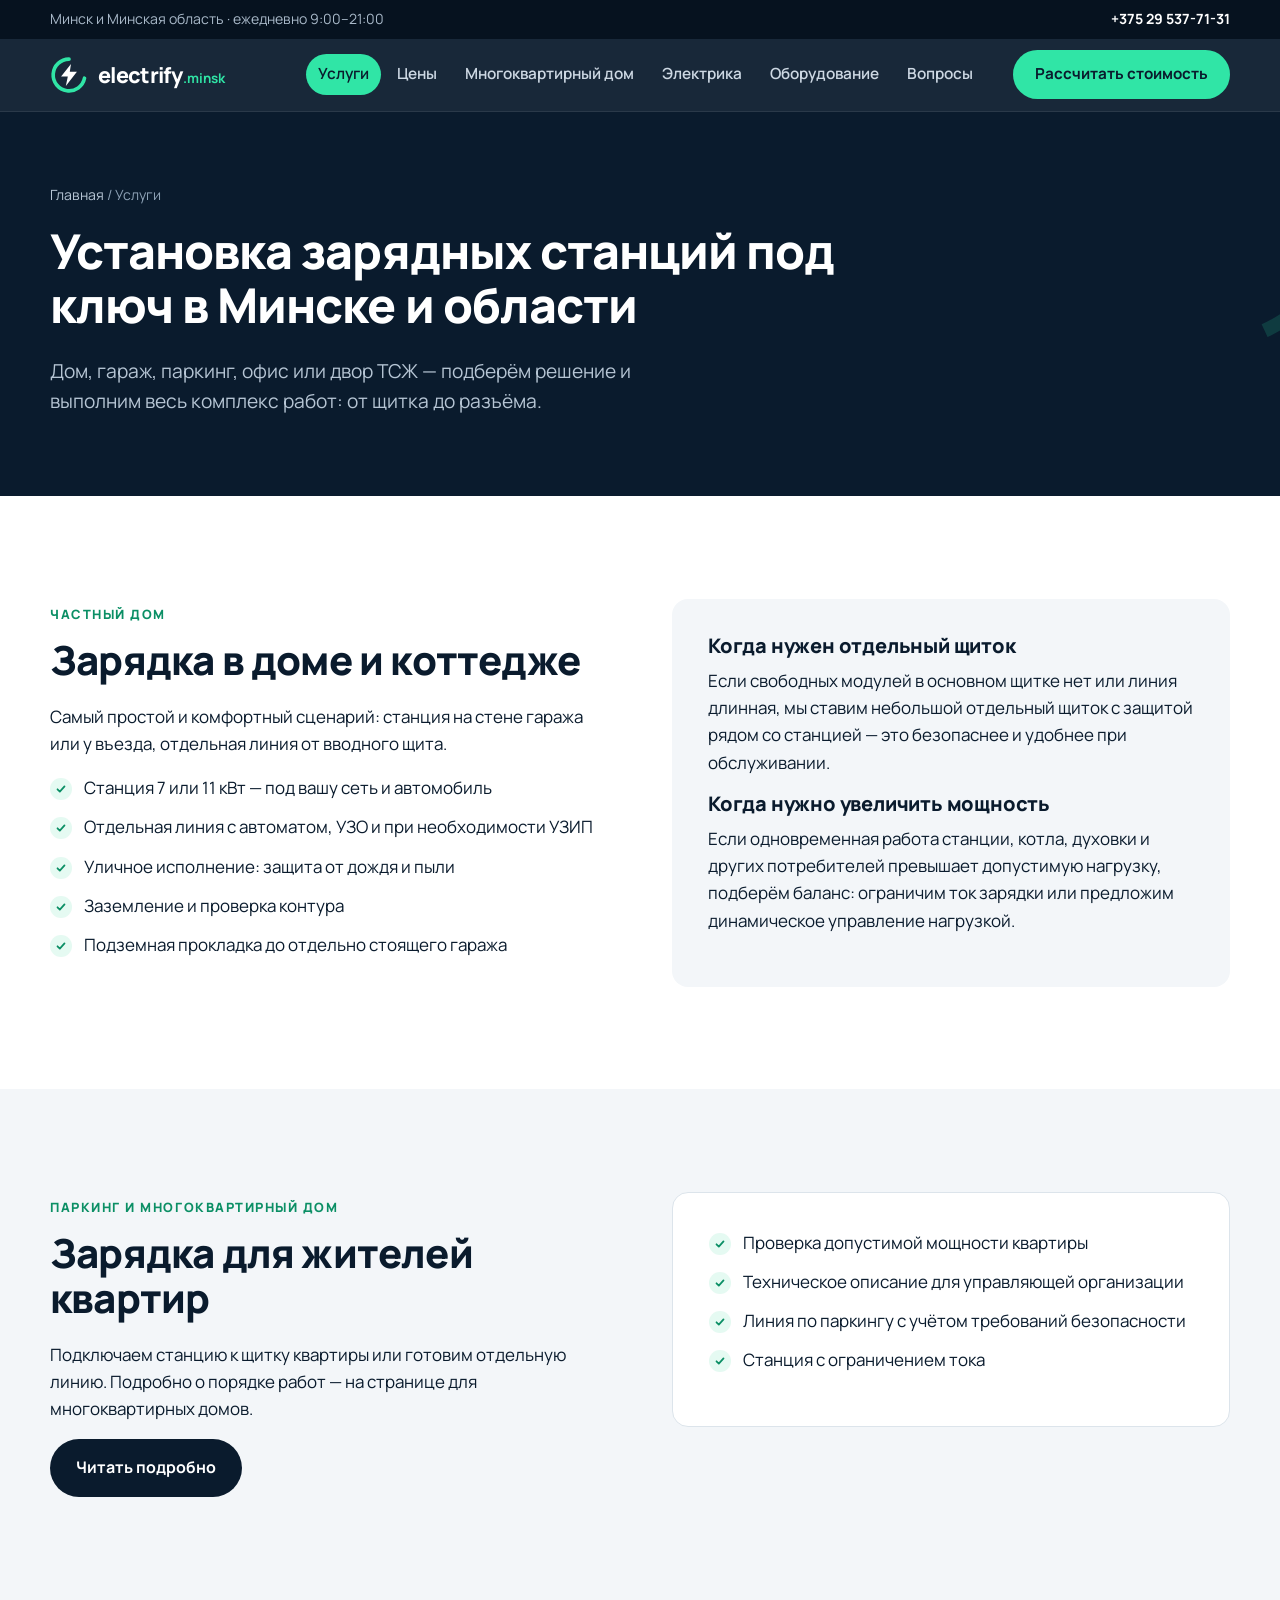
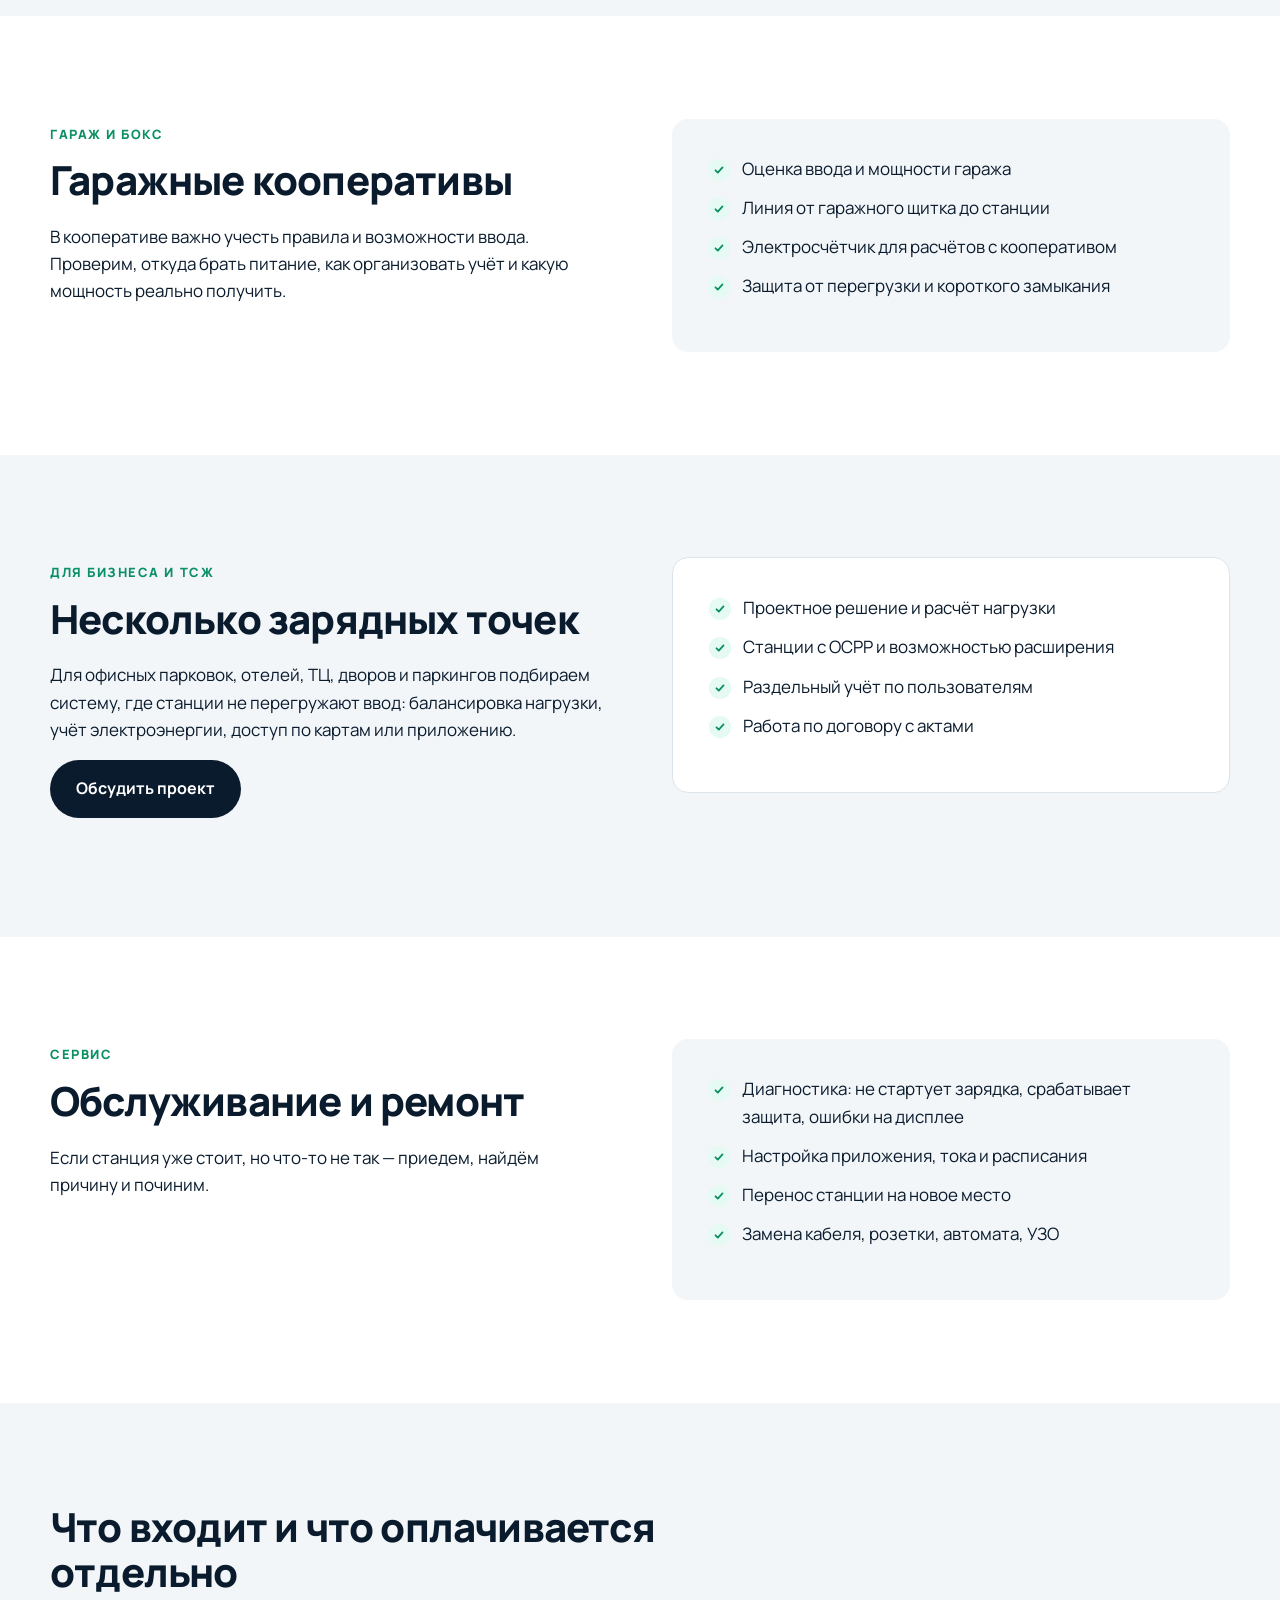
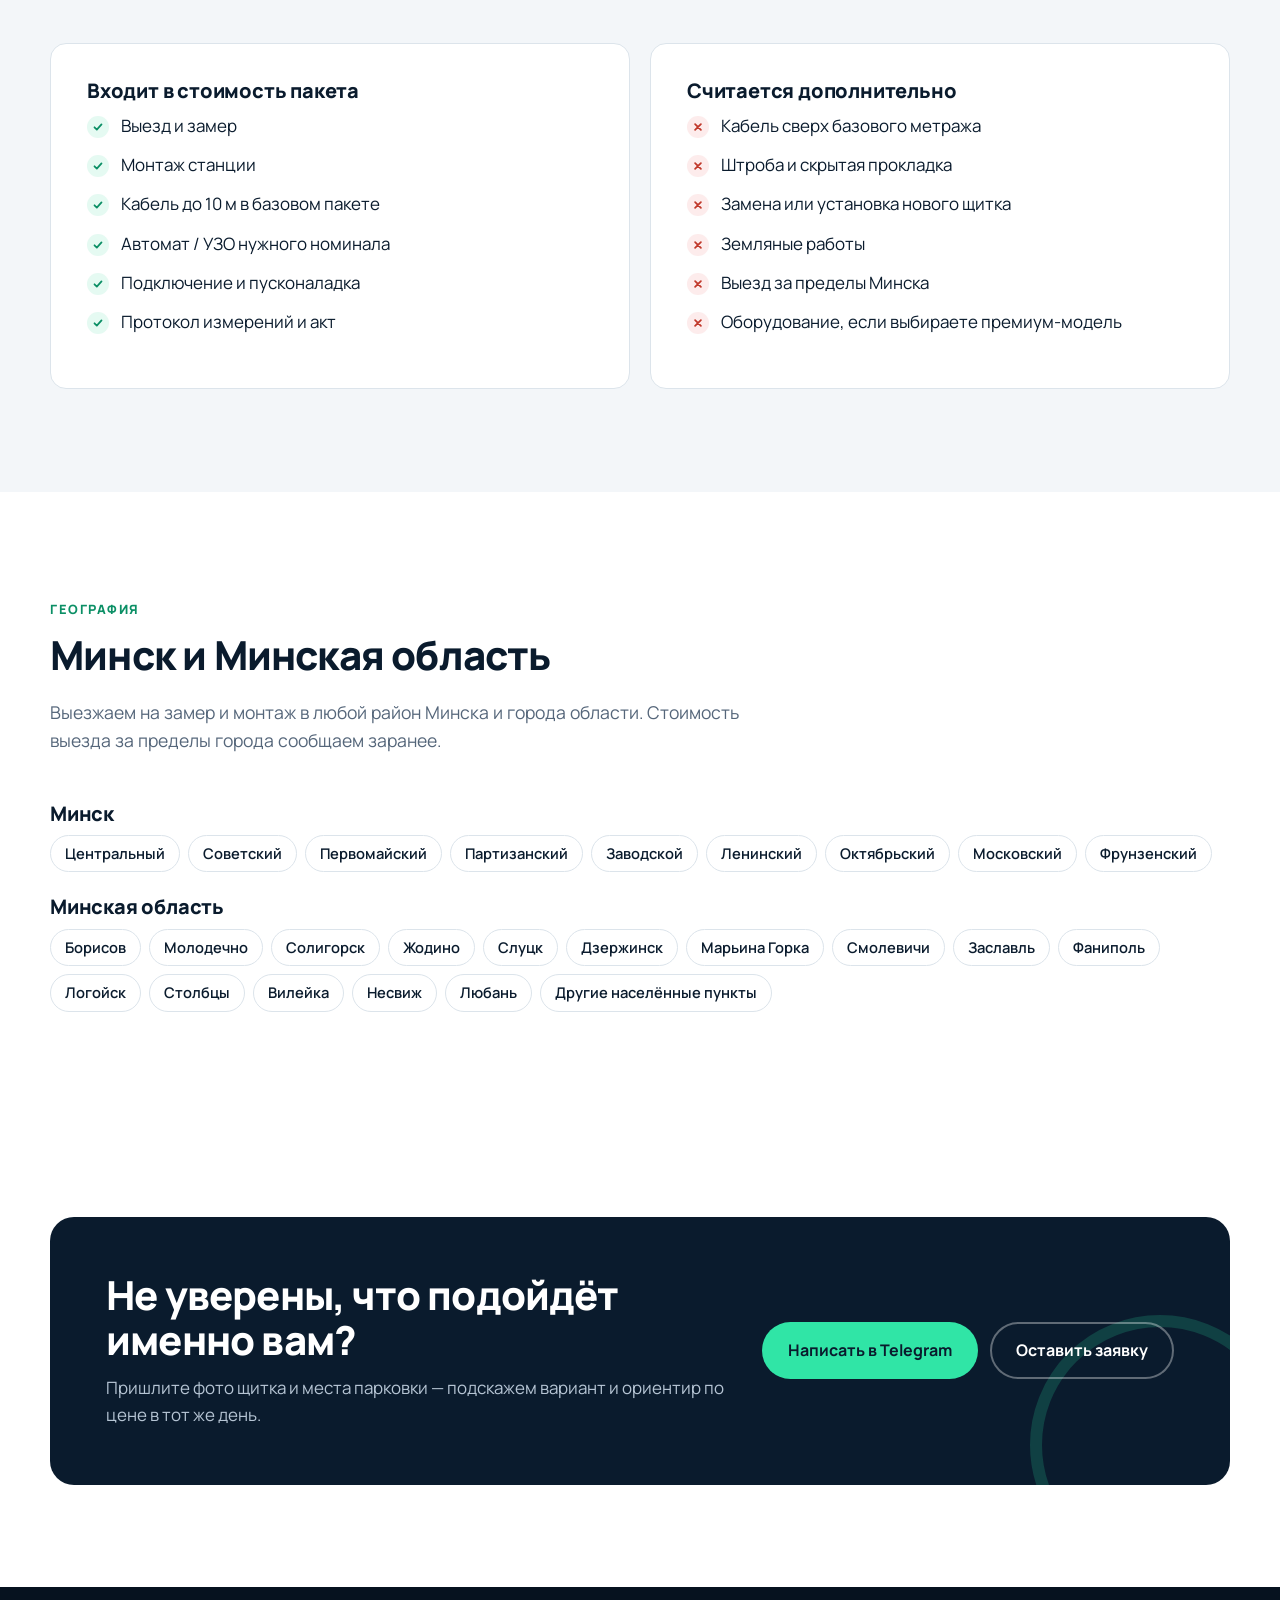
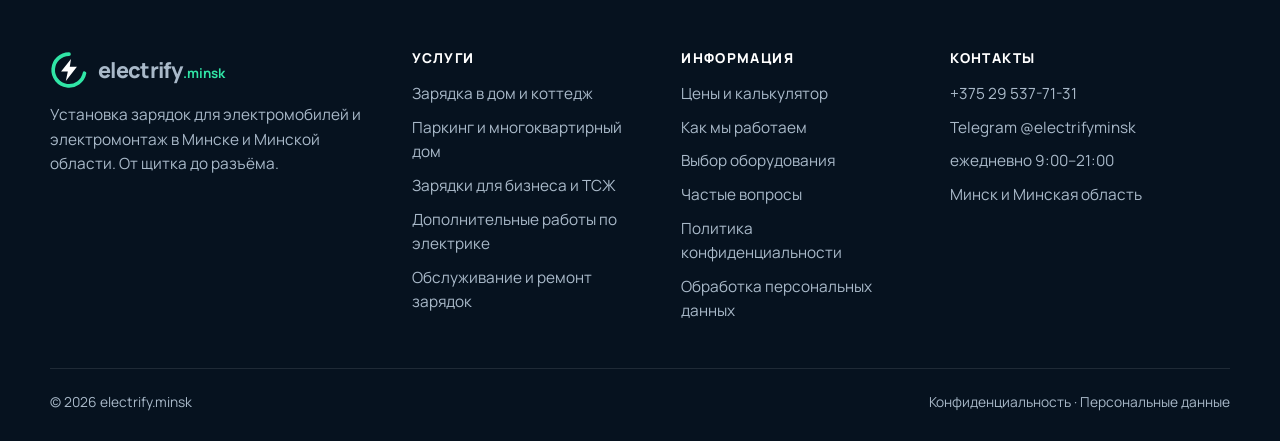
<file: services.html>
<!doctype html>
<html lang="ru">
<head>
<meta charset="utf-8">
<meta name="viewport" content="width=device-width, initial-scale=1">
<title>Услуги: установка зарядок для электромобилей в Минске | electrify.minsk</title>
<meta name="description" content="Установка зарядок в доме, гараже, паркинге и для бизнеса в Минске и области. Что входит в работу под ключ, география выезда, обслуживание станций.">
<meta name="theme-color" content="#0a1b2d">
<meta property="og:type" content="website">
<meta property="og:title" content="Услуги: установка зарядок для электромобилей в Минске | electrify.minsk">
<meta property="og:description" content="Установка зарядок в доме, гараже, паркинге и для бизнеса в Минске и области. Что входит в работу под ключ, география выезда, обслуживание станций.">
<meta property="og:url" content="https://electrifyminsk.by/services.html">
<meta property="og:image" content="https://electrifyminsk.by/assets/og-image.jpg">
<link rel="canonical" href="https://electrifyminsk.by/services.html">
<meta property="og:locale" content="ru_RU">
<meta property="og:site_name" content="electrify.minsk">
<meta property="og:image:width" content="1200">
<meta property="og:image:height" content="630">
<meta property="og:image:alt" content="electrify.minsk — установка зарядки для электромобиля под ключ в Минске">
<meta name="twitter:card" content="summary_large_image">
<meta name="twitter:title" content="Услуги: установка зарядок для электромобилей в Минске | electrify.minsk">
<meta name="twitter:description" content="Установка зарядок в доме, гараже, паркинге и для бизнеса в Минске и области. Что входит в работу под ключ, география выезда, обслуживание станций.">
<meta name="twitter:image" content="https://electrifyminsk.by/assets/og-image.jpg">
<meta name="geo.region" content="BY-HM">
<meta name="geo.placename" content="Минск">
<link rel="icon" href="favicon.ico" sizes="48x48">
<link rel="icon" href="assets/favicon.svg" type="image/svg+xml">
<link rel="apple-touch-icon" href="apple-touch-icon.png">
<link rel="manifest" href="site.webmanifest">
<link rel="preconnect" href="https://fonts.googleapis.com">
<link rel="preconnect" href="https://fonts.gstatic.com" crossorigin>
<link href="https://fonts.googleapis.com/css2?family=Manrope:wght@400;500;600;700;800&display=swap&subset=cyrillic" rel="stylesheet">
<link rel="stylesheet" href="assets/style.css?v=4">
<noscript><style>.reveal{opacity:1;transform:none}</style></noscript>
<!-- seo:v1 -->
<script type="application/ld+json">
{"@context":"https://schema.org","@graph":[{"@type":"WebPage","@id":"https://electrifyminsk.by/services.html#webpage","url":"https://electrifyminsk.by/services.html","name":"Услуги: установка зарядок для электромобилей в Минске | electrify.minsk","description":"Установка зарядок в доме, гараже, паркинге и для бизнеса в Минске и области. Что входит в работу под ключ, география выезда, обслуживание станций.","isPartOf":{"@id":"https://electrifyminsk.by/#website"},"about":{"@id":"https://electrifyminsk.by/#business"},"inLanguage":"ru-BY","breadcrumb":{"@id":"https://electrifyminsk.by/services.html#breadcrumb"}},{"@type":"BreadcrumbList","@id":"https://electrifyminsk.by/services.html#breadcrumb","itemListElement":[{"@type":"ListItem","position":1,"name":"Главная","item":"https://electrifyminsk.by/"},{"@type":"ListItem","position":2,"name":"Услуги","item":"https://electrifyminsk.by/services.html"}]},{"@type":"Service","name":"Установка зарядки для электромобиля в частном доме и коттедже","url":"https://electrifyminsk.by/services.html#house","description":"Wallbox на стене гаража, фасаде или в доме: линия от вводного щита, защита, заземление, пусконаладка.","serviceType":"Установка зарядной станции для электромобиля","provider":{"@type":"Electrician","@id":"https://electrifyminsk.by/#business","name":"electrify.minsk"},"areaServed":[{"@type":"City","name":"Минск"},{"@type":"AdministrativeArea","name":"Минская область"}]},{"@type":"Service","name":"Установка зарядки в паркинге и многоквартирном доме","url":"https://electrifyminsk.by/apartment.html","description":"Подключение к щитку квартиры или отдельной линии, помощь с согласованием с управляющей организацией, ТСЖ или кооперативом.","serviceType":"Установка зарядной станции для электромобиля","provider":{"@type":"Electrician","@id":"https://electrifyminsk.by/#business","name":"electrify.minsk"},"areaServed":[{"@type":"City","name":"Минск"},{"@type":"AdministrativeArea","name":"Минская область"}]},{"@type":"Service","name":"Установка зарядки в гараже и гаражном кооперативе","url":"https://electrifyminsk.by/services.html#garage","description":"Ввод, учёт, линия и станция в гаражном боксе с учётом правил кооператива.","serviceType":"Установка зарядной станции для электромобиля","provider":{"@type":"Electrician","@id":"https://electrifyminsk.by/#business","name":"electrify.minsk"},"areaServed":[{"@type":"City","name":"Минск"},{"@type":"AdministrativeArea","name":"Минская область"}]},{"@type":"Service","name":"Зарядные станции для бизнеса, ТСЖ и паркингов","url":"https://electrifyminsk.by/services.html#business","description":"Несколько станций, балансировка нагрузки, учёт энергии, доступ по картам или приложению, OCPP.","serviceType":"Установка зарядной станции для электромобиля","provider":{"@type":"Electrician","@id":"https://electrifyminsk.by/#business","name":"electrify.minsk"},"areaServed":[{"@type":"City","name":"Минск"},{"@type":"AdministrativeArea","name":"Минская область"}]},{"@type":"Service","name":"Обслуживание и ремонт зарядных станций","url":"https://electrifyminsk.by/services.html#service","description":"Диагностика, настройка приложения, перенос станции, замена кабеля и розетки.","serviceType":"Обслуживание зарядной станции","provider":{"@type":"Electrician","@id":"https://electrifyminsk.by/#business","name":"electrify.minsk"},"areaServed":[{"@type":"City","name":"Минск"},{"@type":"AdministrativeArea","name":"Минская область"}]}]}
</script>
</head>
<body>
<div class="topbar"><div class="container">
<span>Минск и Минская область · ежедневно 9:00–21:00</span>
<a href="tel:+375295377131">+375 29 537-71-31</a>
</div></div>
<header class="site-header"><div class="container header-inner">
<a class="brand" href="./" aria-label="electrify.minsk — на главную"><svg viewBox="0 0 48 48" aria-hidden="true"><path d="M24 4a20 20 0 1 0 19.6 24" fill="none" stroke="#30e5a6" stroke-width="4.6" stroke-linecap="round"/><path d="M26.5 10 14 26h8.5L20 38l14-18h-9z" fill="#fff"/></svg><span class="brand-word">electrify<small>.minsk</small></span></a>
<nav class="nav" id="nav" aria-label="Основное меню"><a href="services.html" aria-current="page">Услуги</a><a href="prices.html">Цены</a><a href="apartment.html">Многоквартирный дом</a><a href="electrics.html">Электрика</a><a href="equipment.html">Оборудование</a><a href="faq.html">Вопросы</a></nav>
<a class="btn btn-primary header-cta" href="prices.html#calc-head">Рассчитать стоимость</a>
<button class="burger" type="button" aria-label="Открыть меню" aria-expanded="false" aria-controls="nav"><span></span></button>
</div></header>
<main>
<section class="page-hero"><div class="container">
<nav class="crumbs" aria-label="Хлебные крошки"><a href="./">Главная</a> / Услуги</nav>
<h1>Установка зарядных станций под ключ в Минске и области</h1><p class="lead">Дом, гараж, паркинг, офис или двор ТСЖ — подберём решение и выполним весь комплекс работ: от щитка до разъёма.</p>
</div></section>

<section class="section" id="house"><div class="container split">
<div class="reveal"><span class="eyebrow">Частный дом</span><h2>Зарядка в доме и коттедже</h2>
<p>Самый простой и комфортный сценарий: станция на стене гаража или у въезда, отдельная линия от вводного щита.</p>
<ul class="checks">
<li>Станция 7 или 11 кВт — под вашу сеть и автомобиль</li>
<li>Отдельная линия с автоматом, УЗО и при необходимости УЗИП</li>
<li>Уличное исполнение: защита от дождя и пыли</li>
<li>Заземление и проверка контура</li>
<li>Подземная прокладка до отдельно стоящего гаража</li>
</ul></div>
<div class="panel reveal"><h3>Когда нужен отдельный щиток</h3>
<p>Если свободных модулей в основном щитке нет или линия длинная, мы ставим небольшой отдельный щиток с защитой рядом со станцией — это безопаснее и удобнее при обслуживании.</p>
<h3>Когда нужно увеличить мощность</h3>
<p>Если одновременная работа станции, котла, духовки и других потребителей превышает допустимую нагрузку, подберём баланс: ограничим ток зарядки или предложим динамическое управление нагрузкой.</p></div>
</div></section>

<section class="section section--alt" id="apartment-short"><div class="container split">
<div class="reveal"><span class="eyebrow">Паркинг и многоквартирный дом</span><h2>Зарядка для жителей квартир</h2>
<p>Подключаем станцию к щитку квартиры или готовим отдельную линию. Подробно о порядке работ — на странице для многоквартирных домов.</p>
<p><a class="btn btn-dark" href="apartment.html">Читать подробно</a></p></div>
<div class="panel reveal"><ul class="checks">
<li>Проверка допустимой мощности квартиры</li>
<li>Техническое описание для управляющей организации</li>
<li>Линия по паркингу с учётом требований безопасности</li>
<li>Станция с ограничением тока</li>
</ul></div>
</div></section>

<section class="section" id="garage"><div class="container split">
<div class="reveal"><span class="eyebrow">Гараж и бокс</span><h2>Гаражные кооперативы</h2>
<p>В кооперативе важно учесть правила и возможности ввода. Проверим, откуда брать питание, как организовать учёт и какую мощность реально получить.</p></div>
<div class="panel reveal"><ul class="checks">
<li>Оценка ввода и мощности гаража</li>
<li>Линия от гаражного щитка до станции</li>
<li>Электросчётчик для расчётов с кооперативом</li>
<li>Защита от перегрузки и короткого замыкания</li>
</ul></div>
</div></section>

<section class="section section--alt" id="business"><div class="container split">
<div class="reveal"><span class="eyebrow">Для бизнеса и ТСЖ</span><h2>Несколько зарядных точек</h2>
<p>Для офисных парковок, отелей, ТЦ, дворов и паркингов подбираем систему, где станции не перегружают ввод: балансировка нагрузки, учёт электроэнергии, доступ по картам или приложению.</p>
<p><a class="btn btn-dark" href="contacts.html">Обсудить проект</a></p></div>
<div class="panel reveal"><ul class="checks">
<li>Проектное решение и расчёт нагрузки</li>
<li>Станции с OCPP и возможностью расширения</li>
<li>Раздельный учёт по пользователям</li>
<li>Работа по договору с актами</li>
</ul></div>
</div></section>

<section class="section" id="service"><div class="container split">
<div class="reveal"><span class="eyebrow">Сервис</span><h2>Обслуживание и ремонт</h2>
<p>Если станция уже стоит, но что-то не так — приедем, найдём причину и починим.</p></div>
<div class="panel reveal"><ul class="checks">
<li>Диагностика: не стартует зарядка, срабатывает защита, ошибки на дисплее</li>
<li>Настройка приложения, тока и расписания</li>
<li>Перенос станции на новое место</li>
<li>Замена кабеля, розетки, автомата, УЗО</li>
</ul></div>
</div></section>

<section class="section section--alt"><div class="container">
<div class="section-head reveal"><h2>Что входит и что оплачивается отдельно</h2></div>
<div class="grid grid-2 reveal">
<div class="panel"><h3>Входит в стоимость пакета</h3><ul class="checks">
<li>Выезд и замер</li><li>Монтаж станции</li><li>Кабель до 10 м в базовом пакете</li><li>Автомат / УЗО нужного номинала</li><li>Подключение и пусконаладка</li><li>Протокол измерений и акт</li></ul></div>
<div class="panel"><h3>Считается дополнительно</h3><ul class="checks checks--cross">
<li>Кабель сверх базового метража</li><li>Штроба и скрытая прокладка</li><li>Замена или установка нового щитка</li><li>Земляные работы</li><li>Выезд за пределы Минска</li><li>Оборудование, если выбираете премиум-модель</li></ul></div>
</div></div></section>

<section class="section"><div class="container">
<div class="section-head reveal"><span class="eyebrow">География</span><h2>Минск и Минская область</h2>
<p>Выезжаем на замер и монтаж в любой район Минска и города области. Стоимость выезда за пределы города сообщаем заранее.</p></div>
<div class="reveal"><h3>Минск</h3><ul class="tags"><li>Центральный</li><li>Советский</li><li>Первомайский</li><li>Партизанский</li><li>Заводской</li><li>Ленинский</li><li>Октябрьский</li><li>Московский</li><li>Фрунзенский</li></ul>
<h3 style="margin-top:24px">Минская область</h3><ul class="tags"><li>Борисов</li><li>Молодечно</li><li>Солигорск</li><li>Жодино</li><li>Слуцк</li><li>Дзержинск</li><li>Марьина Горка</li><li>Смолевичи</li><li>Заславль</li><li>Фаниполь</li><li>Логойск</li><li>Столбцы</li><li>Вилейка</li><li>Несвиж</li><li>Любань</li><li>Другие населённые пункты</li></ul></div>
</div></section>
<section class="section"><div class="container"><div class="cta-band reveal">
<div><h2>Не уверены, что подойдёт именно вам?</h2><p>Пришлите фото щитка и места парковки — подскажем вариант и ориентир по цене в тот же день.</p></div>
<div class="btn-row"><a class="btn btn-primary" href="https://t.me/electrifyminsk" rel="noopener">Написать в Telegram</a><a class="btn btn-ghost" href="contacts.html">Оставить заявку</a></div>
</div></div></section>
</main>
<footer class="site-footer"><div class="container">
<div class="footer-grid">
<div><a class="brand" href="./"><svg viewBox="0 0 48 48" aria-hidden="true"><path d="M24 4a20 20 0 1 0 19.6 24" fill="none" stroke="#30e5a6" stroke-width="4.6" stroke-linecap="round"/><path d="M26.5 10 14 26h8.5L20 38l14-18h-9z" fill="#fff"/></svg><span class="brand-word">electrify<small>.minsk</small></span></a>
<p>Установка зарядок для электромобилей и электромонтаж в Минске и Минской области. От щитка до разъёма.</p></div>
<div><h4>Услуги</h4><ul><li><a href="services.html#house">Зарядка в дом и коттедж</a></li><li><a href="apartment.html">Паркинг и многоквартирный дом</a></li><li><a href="services.html#business">Зарядки для бизнеса и ТСЖ</a></li><li><a href="electrics.html">Дополнительные работы по электрике</a></li><li><a href="services.html#service">Обслуживание и ремонт зарядок</a></li></ul></div>
<div><h4>Информация</h4><ul><li><a href="prices.html">Цены и калькулятор</a></li><li><a href="process.html">Как мы работаем</a></li><li><a href="equipment.html">Выбор оборудования</a></li><li><a href="faq.html">Частые вопросы</a></li><li><a href="privacy.html">Политика конфиденциальности</a></li><li><a href="personal-data.html">Обработка персональных данных</a></li></ul></div>
<div><h4>Контакты</h4><ul>
<li><a href="tel:+375295377131">+375 29 537-71-31</a></li>
<li><a href="https://t.me/electrifyminsk" rel="noopener">Telegram @electrifyminsk</a></li>
<li>ежедневно 9:00–21:00</li>
<li>Минск и Минская область</li></ul></div>
</div>
<div class="footer-bottom"><span>© <span id="year">2026</span> electrify.minsk</span><span><a href="privacy.html">Конфиденциальность</a> · <a href="personal-data.html">Персональные данные</a></span></div>
</div></footer>
<div class="mobile-bar">
<a class="btn btn-outline" style="color:#fff;border-color:rgba(255,255,255,.35)" href="tel:+375295377131">Позвонить</a>
<a class="btn btn-primary" href="https://t.me/electrifyminsk" rel="noopener">Написать</a>
</div>
<script src="assets/main.js?v=4"></script>
</body>
</html>
</file>
<file: assets/style.css>
/* electrify.minsk — общие стили. Палитра взята из логотипа. */
:root {
  --navy: #0a1b2d;
  --navy-2: #102a45;
  --navy-3: #1a3a5e;
  --mint: #30e5a6;
  --mint-d: #0b8f65;
  --mint-soft: #e5faf2;
  --ink: #0a1b2d;
  --muted: #55667a;
  --line: #dce4eb;
  --bg: #ffffff;
  --bg-alt: #f3f6f9;
  --radius: 16px;
  --shadow: 0 12px 32px rgba(10, 27, 45, .08);
  --font: 'Manrope', system-ui, -apple-system, 'Segoe UI', Roboto, Arial, sans-serif;
  --maxw: 1180px;
}

*, *::before, *::after { box-sizing: border-box; }
html { scroll-behavior: smooth; -webkit-text-size-adjust: 100%; scroll-padding-top: 96px; }
body {
  margin: 0; font-family: var(--font); color: var(--ink); background: var(--bg);
  font-size: 17px; line-height: 1.6; -webkit-font-smoothing: antialiased;
}
img, svg { max-width: 100%; display: block; }
a { color: var(--mint-d); text-decoration-thickness: 1px; text-underline-offset: 3px; }
a:hover { color: var(--navy); }
h1, h2, h3, h4 { line-height: 1.12; letter-spacing: -.02em; margin: 0 0 .5em; font-weight: 800; }
h1 { font-size: clamp(2.1rem, 5vw, 3.7rem); }
h2 { font-size: clamp(1.7rem, 3.4vw, 2.5rem); }
h3 { font-size: 1.25rem; letter-spacing: -.01em; }
p { margin: 0 0 1em; }
ul, ol { margin: 0 0 1em; padding-left: 1.2em; }
:focus-visible { outline: 3px solid var(--mint); outline-offset: 3px; border-radius: 6px; }

.container { width: min(100% - 40px, var(--maxw)); margin-inline: auto; }
.section { padding: clamp(56px, 8vw, 104px) 0; }
.section--alt { background: var(--bg-alt); }
.section--dark { background: var(--navy); color: #e8eef4; }
.section--dark h2, .section--dark h3 { color: #fff; }
.section--dark a { color: var(--mint); }
.section-head { max-width: 720px; margin-bottom: clamp(28px, 4vw, 48px); }
.section-head p { color: var(--muted); font-size: 1.1rem; }
.section--dark .section-head p { color: #a9b9c9; }
.eyebrow {
  display: inline-block; font-size: .8rem; font-weight: 800; letter-spacing: .12em; text-transform: uppercase;
  color: var(--mint-d); margin-bottom: 14px;
}
.section--dark .eyebrow, .hero .eyebrow, .page-hero .eyebrow { color: var(--mint); }
.lead { font-size: 1.2rem; color: var(--muted); max-width: 640px; }

/* Кнопки */
.btn {
  display: inline-flex; align-items: center; justify-content: center; gap: 8px;
  padding: 14px 24px; border-radius: 999px; font: inherit; font-weight: 700; font-size: 1rem;
  text-decoration: none; border: 2px solid transparent; cursor: pointer; transition: transform .15s, background .15s, color .15s, border-color .15s;
}
.btn:hover { transform: translateY(-1px); }
.btn-primary { background: var(--mint); color: var(--navy); }
.btn-primary:hover { background: #55efba; color: var(--navy); }
.btn-ghost { border-color: rgba(255,255,255,.35); color: #fff; }
.btn-ghost:hover { border-color: var(--mint); color: var(--mint); }
.btn-dark { background: var(--navy); color: #fff; }
.btn-dark:hover { background: var(--navy-3); color: #fff; }
.btn-outline { border-color: var(--navy); color: var(--navy); }
.btn-outline:hover { background: var(--navy); color: #fff; }
.btn-row { display: flex; flex-wrap: wrap; gap: 12px; margin-top: 28px; }

/* Верхняя полоса и шапка */
.topbar { background: #06121f; color: #a9b9c9; font-size: .88rem; }
.topbar .container { display: flex; justify-content: space-between; gap: 16px; padding: 8px 0; flex-wrap: wrap; }
.topbar a { color: #fff; text-decoration: none; font-weight: 700; }
.topbar a:hover { color: var(--mint); }
.site-header {
  position: sticky; top: 0; z-index: 50; background: rgba(10, 27, 45, .94); backdrop-filter: blur(10px);
  border-bottom: 1px solid rgba(255,255,255,.08);
}
.header-inner { display: flex; align-items: center; gap: 28px; min-height: 72px; }
.brand { display: flex; align-items: center; gap: 10px; text-decoration: none; color: #fff; flex-shrink: 0; }
.brand svg { width: 38px; height: 38px; }
.brand-word { font-weight: 800; font-size: 1.35rem; letter-spacing: -.03em; line-height: 1; }
.brand-word small { font-size: .62em; color: var(--mint); font-weight: 700; letter-spacing: 0; margin-left: 1px; }
.nav { display: flex; gap: 4px; margin-left: auto; }
.nav a {
  color: #cdd8e3; text-decoration: none; font-weight: 600; font-size: .96rem; padding: 8px 12px; border-radius: 999px;
}
.nav a:hover { color: #fff; background: rgba(255,255,255,.08); }
.nav a[aria-current="page"] { color: var(--navy); background: var(--mint); }
.header-cta { padding: 10px 20px; font-size: .95rem; }
.burger { display: none; margin-left: auto; width: 44px; height: 44px; border: 0; background: transparent; cursor: pointer; position: relative; }
.burger span, .burger span::before, .burger span::after {
  content: ""; position: absolute; left: 10px; right: 10px; height: 2px; background: #fff; border-radius: 2px; transition: transform .2s, opacity .2s;
}
.burger span { top: 21px; }
.burger span::before { left: 0; right: 0; top: -7px; }
.burger span::after { left: 0; right: 0; top: 7px; }
.burger[aria-expanded="true"] span { background: transparent; }
.burger[aria-expanded="true"] span::before { transform: translateY(7px) rotate(45deg); }
.burger[aria-expanded="true"] span::after { transform: translateY(-7px) rotate(-45deg); }

/* Hero */
.hero { background: var(--navy); color: #fff; overflow: hidden; position: relative; }
.hero::before {
  content: ""; position: absolute; inset: 0;
  background: radial-gradient(60% 70% at 85% 40%, rgba(48,229,166,.14), transparent 70%);
  pointer-events: none;
}
.hero-grid { display: grid; grid-template-columns: 1.15fr .85fr; gap: 48px; align-items: center; padding: clamp(48px, 7vw, 96px) 0; position: relative; }
.hero h1 { color: #fff; }
.hero h1 em { font-style: normal; color: var(--mint); }
.hero .lead { color: #b6c5d4; }
.hero-points { list-style: none; padding: 0; margin: 28px 0 0; display: grid; gap: 10px; }
.hero-points li { display: flex; gap: 12px; align-items: flex-start; font-weight: 600; }
.hero-points svg { width: 22px; height: 22px; flex: none; margin-top: 3px; }
.hero-visual { position: relative; max-width: 440px; margin-inline: auto; width: 100%; }
.hero-visual .ring { width: 100%; height: auto; }
.ring-arc { stroke-dasharray: 942; stroke-dashoffset: 942; animation: charge 2.4s .3s cubic-bezier(.3,.7,.2,1) forwards; }
@keyframes charge { to { stroke-dashoffset: 215; } }
.chip {
  position: absolute; background: rgba(16,42,69,.92); border: 1px solid rgba(255,255,255,.14); border-radius: 14px;
  padding: 10px 14px; font-size: .85rem; line-height: 1.25; backdrop-filter: blur(6px);
}
.chip b { display: block; font-size: 1.15rem; color: var(--mint); letter-spacing: -.01em; }
.chip--1 { top: 4%; left: -4%; }
.chip--2 { bottom: 30%; right: -6%; }
.chip--3 { bottom: 0; left: 6%; }

/* Страничный hero */
.page-hero { background: var(--navy); color: #fff; padding: clamp(40px, 6vw, 72px) 0 clamp(36px, 5vw, 60px); position: relative; overflow: hidden; }
.page-hero::after {
  content: ""; position: absolute; right: -80px; top: -80px; width: 320px; height: 320px; border-radius: 50%;
  border: 14px solid rgba(48,229,166,.16); border-bottom-color: transparent; border-left-color: transparent; transform: rotate(20deg);
}
.page-hero h1 { color: #fff; font-size: clamp(1.9rem, 4.2vw, 3rem); max-width: 820px; }
.page-hero .lead { color: #b6c5d4; }
.crumbs { font-size: .88rem; color: #8ea2b6; margin-bottom: 18px; }
.crumbs a { color: #b6c5d4; text-decoration: none; }
.crumbs a:hover { color: var(--mint); }

/* Полоса фактов */
.facts { background: var(--bg-alt); border-bottom: 1px solid var(--line); }
.facts-grid { display: grid; grid-template-columns: repeat(4, 1fr); }
.fact { padding: 26px 22px; border-right: 1px solid var(--line); }
.fact:last-child { border-right: 0; }
.fact b { display: block; font-size: 1.35rem; letter-spacing: -.02em; }
.fact span { color: var(--muted); font-size: .95rem; }

/* Сетки и карточки */
.grid { display: grid; gap: 20px; }
.grid-2 { grid-template-columns: repeat(2, 1fr); }
.grid-3 { grid-template-columns: repeat(3, 1fr); }
.grid-4 { grid-template-columns: repeat(4, 1fr); }
.card {
  background: #fff; border: 1px solid var(--line); border-radius: var(--radius); padding: 28px; display: flex; flex-direction: column;
  transition: box-shadow .2s, transform .2s, border-color .2s; text-decoration: none; color: inherit;
}
a.card:hover { box-shadow: var(--shadow); transform: translateY(-3px); border-color: var(--mint); color: inherit; }
.card h3 { margin-bottom: .4em; }
.card p { color: var(--muted); margin-bottom: 0; }
.card .more { margin-top: auto; padding-top: 18px; font-weight: 700; color: var(--mint-d); }
.icon {
  width: 48px; height: 48px; border-radius: 14px; background: var(--mint-soft); color: var(--mint-d);
  display: grid; place-items: center; margin-bottom: 18px;
}
.icon svg { width: 26px; height: 26px; }
.section--dark .card { background: var(--navy-2); border-color: rgba(255,255,255,.1); }
.section--dark .card p { color: #a9b9c9; }
.section--dark .icon { background: rgba(48,229,166,.12); color: var(--mint); }

/* Списки с галочками */
.checks { list-style: none; padding: 0; margin: 0 0 1em; display: grid; gap: 12px; }
.checks li { position: relative; padding-left: 34px; }
.checks li::before {
  content: ""; position: absolute; left: 0; top: 4px; width: 22px; height: 22px; border-radius: 50%; background: var(--mint-soft);
  background-image: url("data:image/svg+xml,%3Csvg xmlns='http://www.w3.org/2000/svg' viewBox='0 0 24 24' fill='none' stroke='%230b8f65' stroke-width='3' stroke-linecap='round' stroke-linejoin='round'%3E%3Cpath d='M6 12.5l4 4 8-9'/%3E%3C/svg%3E");
  background-size: 14px; background-repeat: no-repeat; background-position: center;
}
.section--dark .checks li::before { background-color: rgba(48,229,166,.14);
  background-image: url("data:image/svg+xml,%3Csvg xmlns='http://www.w3.org/2000/svg' viewBox='0 0 24 24' fill='none' stroke='%2330e5a6' stroke-width='3' stroke-linecap='round' stroke-linejoin='round'%3E%3Cpath d='M6 12.5l4 4 8-9'/%3E%3C/svg%3E"); }
.checks--cross li::before {
  background-color: #fdecec;
  background-image: url("data:image/svg+xml,%3Csvg xmlns='http://www.w3.org/2000/svg' viewBox='0 0 24 24' fill='none' stroke='%23c0392b' stroke-width='3' stroke-linecap='round'%3E%3Cpath d='M7 7l10 10M17 7L7 17'/%3E%3C/svg%3E");
}

.split { display: grid; grid-template-columns: 1fr 1fr; gap: clamp(28px, 5vw, 72px); align-items: start; }
.panel { background: var(--bg-alt); border-radius: var(--radius); padding: clamp(24px, 3vw, 36px); }
.section--alt .panel { background: #fff; border: 1px solid var(--line); }
.section--dark .panel { background: var(--navy-2); }

/* Шаги */
.steps { list-style: none; padding: 0; margin: 0; display: grid; grid-template-columns: repeat(4, 1fr); gap: 28px 20px; counter-reset: s; }
.steps li { counter-increment: s; position: relative; padding-top: 58px; }
.steps li::before {
  content: counter(s); position: absolute; top: 0; left: 0; width: 44px; height: 44px; border-radius: 50%;
  background: var(--mint); color: var(--navy); font-weight: 800; display: grid; place-items: center; font-size: 1.1rem;
}
.steps li::after { content: ""; position: absolute; top: 22px; left: 56px; right: -8px; height: 2px; background: repeating-linear-gradient(90deg, var(--line) 0 6px, transparent 6px 12px); }
.steps li:nth-child(4n)::after, .steps li:last-child::after { display: none; }
.section--dark .steps li::after { background: repeating-linear-gradient(90deg, rgba(255,255,255,.25) 0 6px, transparent 6px 12px); }
.steps h3 { font-size: 1.1rem; margin-bottom: .3em; }
.steps p { color: var(--muted); font-size: .96rem; margin: 0; }
.section--dark .steps p { color: #a9b9c9; }

/* Тарифы */
.tiers { display: grid; grid-template-columns: repeat(4, 1fr); gap: 18px; align-items: stretch; }
.tiers--3 { grid-template-columns: repeat(3, 1fr); }
.tier { background: #fff; border: 1px solid var(--line); border-radius: var(--radius); padding: 28px 24px; display: flex; flex-direction: column; position: relative; }
.tier--hit { border: 2px solid var(--mint); box-shadow: var(--shadow); }
.tier-badge { position: absolute; top: -13px; left: 24px; background: var(--mint); color: var(--navy); font-size: .75rem; font-weight: 800; padding: 4px 12px; border-radius: 999px; letter-spacing: .04em; text-transform: uppercase; }
.tier h3 { margin-bottom: .2em; }
.tier .for { color: var(--muted); font-size: .94rem; min-height: 3em; }
.price { font-size: 2rem; font-weight: 800; letter-spacing: -.03em; margin: 8px 0 2px; }
.price small { font-size: .95rem; font-weight: 600; color: var(--muted); letter-spacing: 0; }
.tier .checks { margin: 18px 0 24px; font-size: .96rem; gap: 10px; }
.tier .btn { margin-top: auto; }
.note { font-size: .9rem; color: var(--muted); }

/* Таблицы */
.table-wrap { overflow-x: auto; border: 1px solid var(--line); border-radius: var(--radius); background: #fff; }
table { width: 100%; border-collapse: collapse; font-size: .98rem; min-width: 560px; }
th, td { text-align: left; padding: 14px 20px; border-bottom: 1px solid var(--line); vertical-align: top; }
th { background: var(--bg-alt); font-size: .82rem; letter-spacing: .06em; text-transform: uppercase; color: var(--muted); }
tr:last-child td { border-bottom: 0; }
td:last-child, th:last-child { text-align: right; white-space: nowrap; font-weight: 700; }
td.l, th.l { text-align: left; white-space: normal; font-weight: 400; }

/* Калькулятор */
.calc { display: grid; grid-template-columns: 1.1fr .9fr; gap: 0; border-radius: var(--radius); overflow: hidden; border: 1px solid var(--line); background: #fff; }
.calc-form { padding: clamp(22px, 3vw, 36px); display: grid; gap: 20px; }
.calc-out { background: var(--navy); color: #fff; padding: clamp(22px, 3vw, 36px); display: flex; flex-direction: column; justify-content: center; }
.calc-out .label { color: #a9b9c9; font-size: .9rem; }
.calc-out .sum { font-size: clamp(2rem, 4vw, 2.9rem); font-weight: 800; letter-spacing: -.03em; color: var(--mint); line-height: 1.1; margin: 6px 0 14px; }
.calc-out ul { color: #cdd8e3; font-size: .94rem; padding-left: 1.1em; }

/* Формы */
label { display: block; font-weight: 700; font-size: .92rem; margin-bottom: 6px; }
input[type=text], input[type=tel], input[type=email], select, textarea {
  width: 100%; font: inherit; padding: 13px 14px; border: 1.5px solid var(--line); border-radius: 12px; background: #fff; color: var(--ink);
}
input:focus, select:focus, textarea:focus { outline: none; border-color: var(--mint-d); box-shadow: 0 0 0 4px rgba(48,229,166,.25); }
textarea { min-height: 110px; resize: vertical; }
input[type=range] { width: 100%; accent-color: var(--mint-d); }
.range-val { float: right; color: var(--mint-d); }
.form-grid { display: grid; grid-template-columns: 1fr 1fr; gap: 16px; }
.form-grid .full { grid-column: 1 / -1; }
.check { display: flex; gap: 10px; align-items: flex-start; font-weight: 400; font-size: .88rem; color: var(--muted); }
.check input { margin-top: 4px; accent-color: var(--mint-d); width: 18px; height: 18px; flex: none; }
.form-err { display: none; background: #fdecec; border: 1px solid #e3a9a3; color: #7a1f17; border-radius: 12px; padding: 16px 18px; font-weight: 600; margin-top: 14px; }
.hp { position: absolute; left: -9999px; width: 1px; height: 1px; overflow: hidden; }
.legal { max-width: 820px; }
.legal h2 { font-size: 1.35rem; margin: 1.8em 0 .6em; }
.legal ul { display: grid; gap: 6px; }
#calc-head { scroll-margin-top: 100px; }
.form-ok { display: none; background: var(--mint-soft); border: 1px solid var(--mint); color: var(--navy); border-radius: 12px; padding: 16px 18px; font-weight: 600; }

/* FAQ */
.faq { display: grid; gap: 12px; max-width: 860px; }
.faq details { background: #fff; border: 1px solid var(--line); border-radius: 14px; padding: 0 22px; }
.faq summary { cursor: pointer; font-weight: 700; padding: 18px 28px 18px 0; list-style: none; position: relative; font-size: 1.05rem; }
.faq summary::-webkit-details-marker { display: none; }
.faq summary::after { content: "+"; position: absolute; right: 0; top: 50%; transform: translateY(-50%); font-size: 1.6rem; font-weight: 400; color: var(--mint-d); transition: transform .2s; }
.faq details[open] summary::after { transform: translateY(-50%) rotate(45deg); }
.faq details[open] { border-color: var(--mint); }
.faq details p, .faq details ul { color: var(--muted); }
.faq h2 { margin: 36px 0 14px; font-size: 1.5rem; }

/* CTA-блок */
.cta-band { background: var(--navy); color: #fff; border-radius: 24px; padding: clamp(28px, 5vw, 56px); display: grid; grid-template-columns: 1.2fr .8fr; gap: 32px; align-items: center; position: relative; overflow: hidden; }
.cta-band::after { content: ""; position: absolute; right: -60px; bottom: -90px; width: 260px; height: 260px; border-radius: 50%; border: 12px solid rgba(48,229,166,.18); }
.cta-band h2 { color: #fff; margin-bottom: .3em; }
.cta-band p { color: #b6c5d4; margin: 0; }
.cta-band .btn-row { margin: 0; position: relative; z-index: 1; justify-content: flex-end; }

/* Теги городов и районов */
.tags { display: flex; flex-wrap: wrap; gap: 8px; list-style: none; padding: 0; margin: 0; }
.tags li { background: #fff; border: 1px solid var(--line); border-radius: 999px; padding: 6px 14px; font-size: .92rem; font-weight: 600; }
.section--alt .tags li { background: #fff; }

/* Заглушки для фото */
.ph { border: 2px dashed var(--line); border-radius: var(--radius); aspect-ratio: 4/3; display: grid; place-items: center; text-align: center; color: var(--muted); font-size: .92rem; padding: 16px; background: repeating-linear-gradient(135deg, #fff 0 12px, #f7f9fb 12px 24px); }

/* Подвал */
.site-footer { background: #06121f; color: #a9b9c9; padding: 64px 0 28px; font-size: .96rem; }
.footer-grid { display: grid; grid-template-columns: 1.4fr 1fr 1fr 1.2fr; gap: 36px; }
.site-footer h4 { color: #fff; font-size: .85rem; letter-spacing: .1em; text-transform: uppercase; margin-bottom: 16px; }
.site-footer ul { list-style: none; padding: 0; margin: 0; display: grid; gap: 9px; }
.site-footer a { color: #a9b9c9; text-decoration: none; }
.site-footer a:hover { color: var(--mint); }
.footer-bottom { border-top: 1px solid rgba(255,255,255,.1); margin-top: 44px; padding-top: 22px; display: flex; justify-content: space-between; gap: 16px; flex-wrap: wrap; font-size: .86rem; }
.site-footer .brand { margin-bottom: 14px; }

/* Мобильная панель действий */
.mobile-bar { display: none; }

/* Появление при прокрутке */
.reveal { opacity: 0; transform: translateY(18px); transition: opacity .6s ease, transform .6s ease; }
.reveal.in { opacity: 1; transform: none; }
@media (prefers-reduced-motion: reduce) {
  .reveal { opacity: 1; transform: none; transition: none; }
  .ring-arc { animation: none; stroke-dashoffset: 215; }
  html { scroll-behavior: auto; }
}

/* Адаптив */
@media (max-width: 1080px) {
  .tiers { grid-template-columns: repeat(2, 1fr); }
  .grid-4 { grid-template-columns: repeat(2, 1fr); }
  .steps { grid-template-columns: repeat(2, 1fr); }
  .steps li:nth-child(2n)::after { display: none; }
  .footer-grid { grid-template-columns: 1fr 1fr; }
}
@media (max-width: 960px) {
  .burger { display: block; }
  .header-cta { display: none; }
  .nav {
    position: absolute; left: 0; right: 0; top: 100%; background: var(--navy); flex-direction: column; padding: 12px 20px 22px; gap: 2px;
    border-bottom: 1px solid rgba(255,255,255,.1); display: none; margin: 0;
  }
  .nav.open { display: flex; }
  .nav a { padding: 14px 12px; font-size: 1.05rem; }
  .hero-grid, .split, .calc, .cta-band { grid-template-columns: 1fr; }
  .hero-visual { max-width: 340px; order: -1; }
  .cta-band .btn-row { justify-content: flex-start; }
  .grid-3 { grid-template-columns: repeat(2, 1fr); }
  .facts-grid { grid-template-columns: repeat(2, 1fr); }
  .fact:nth-child(2) { border-right: 0; }
  .fact:nth-child(-n+2) { border-bottom: 1px solid var(--line); }
}
@media (max-width: 640px) {
  body { font-size: 16px; padding-bottom: 72px; }
  .topbar .container > span:first-child { display: none; }
  .grid-2, .grid-3, .grid-4, .tiers, .tiers--3, .steps, .form-grid, .footer-grid { grid-template-columns: 1fr; }
  .steps li::after { display: none; }
  .chip--1 { left: 0; } .chip--2 { right: 0; }
  .btn-row .btn { flex: 1 1 100%; }
  .mobile-bar {
    display: grid; grid-template-columns: 1fr 1fr; gap: 10px; position: fixed; left: 0; right: 0; bottom: 0; z-index: 60;
    padding: 10px 14px calc(10px + env(safe-area-inset-bottom)); background: rgba(10,27,45,.97); border-top: 1px solid rgba(255,255,255,.1);
  }
  .mobile-bar .btn { padding: 12px 10px; }
}
</file>
